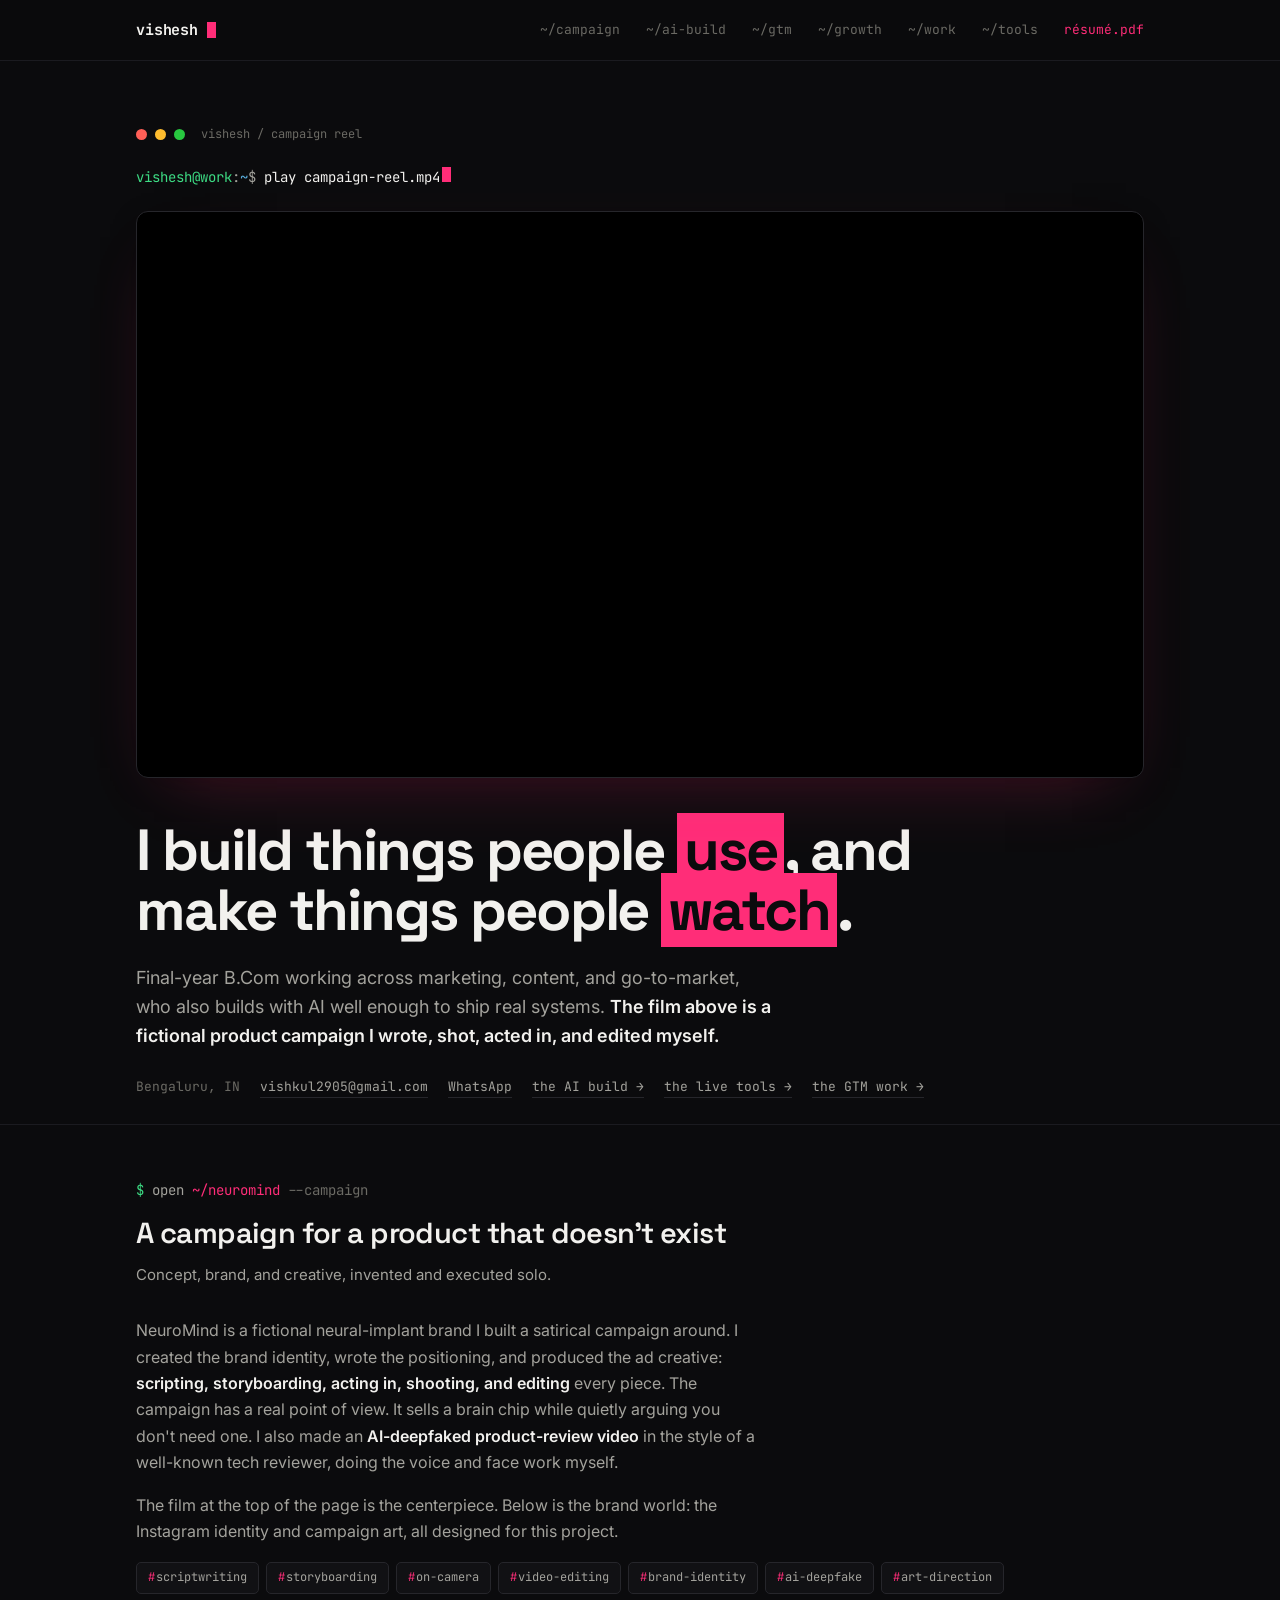
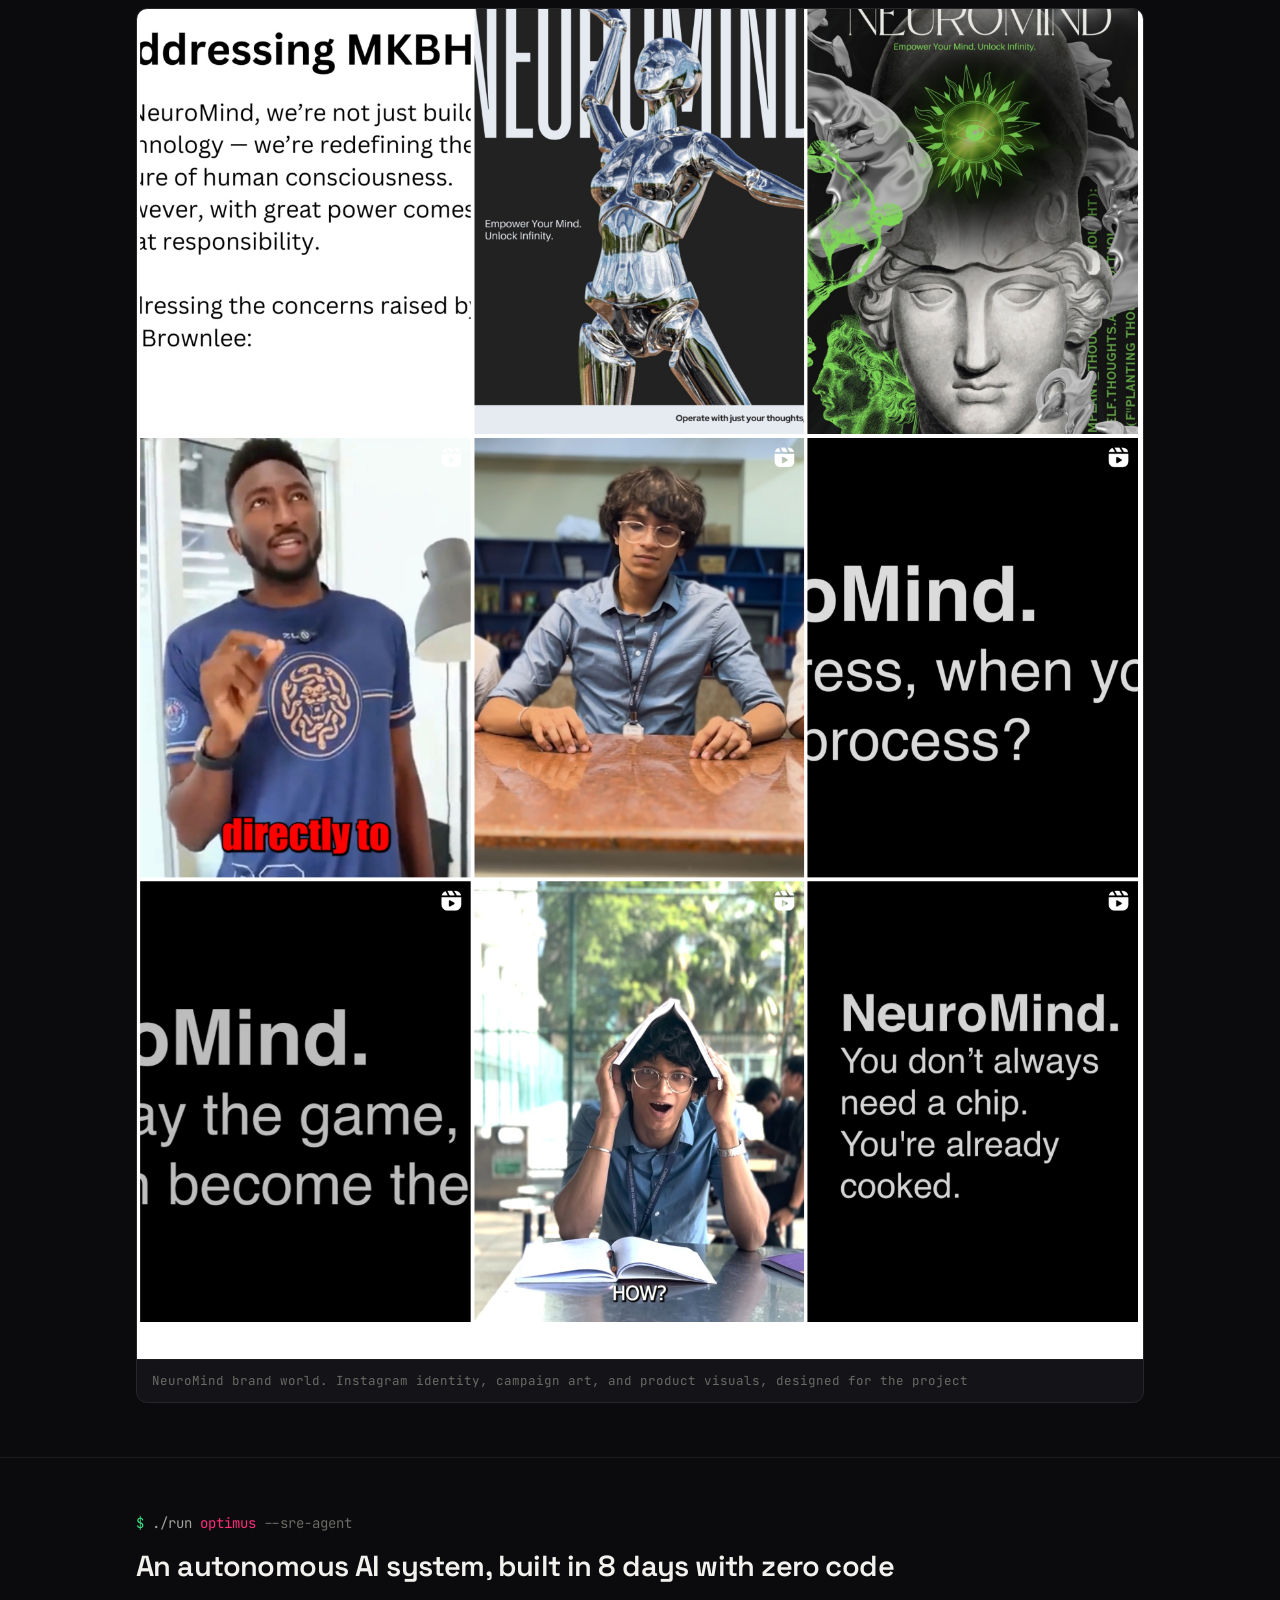
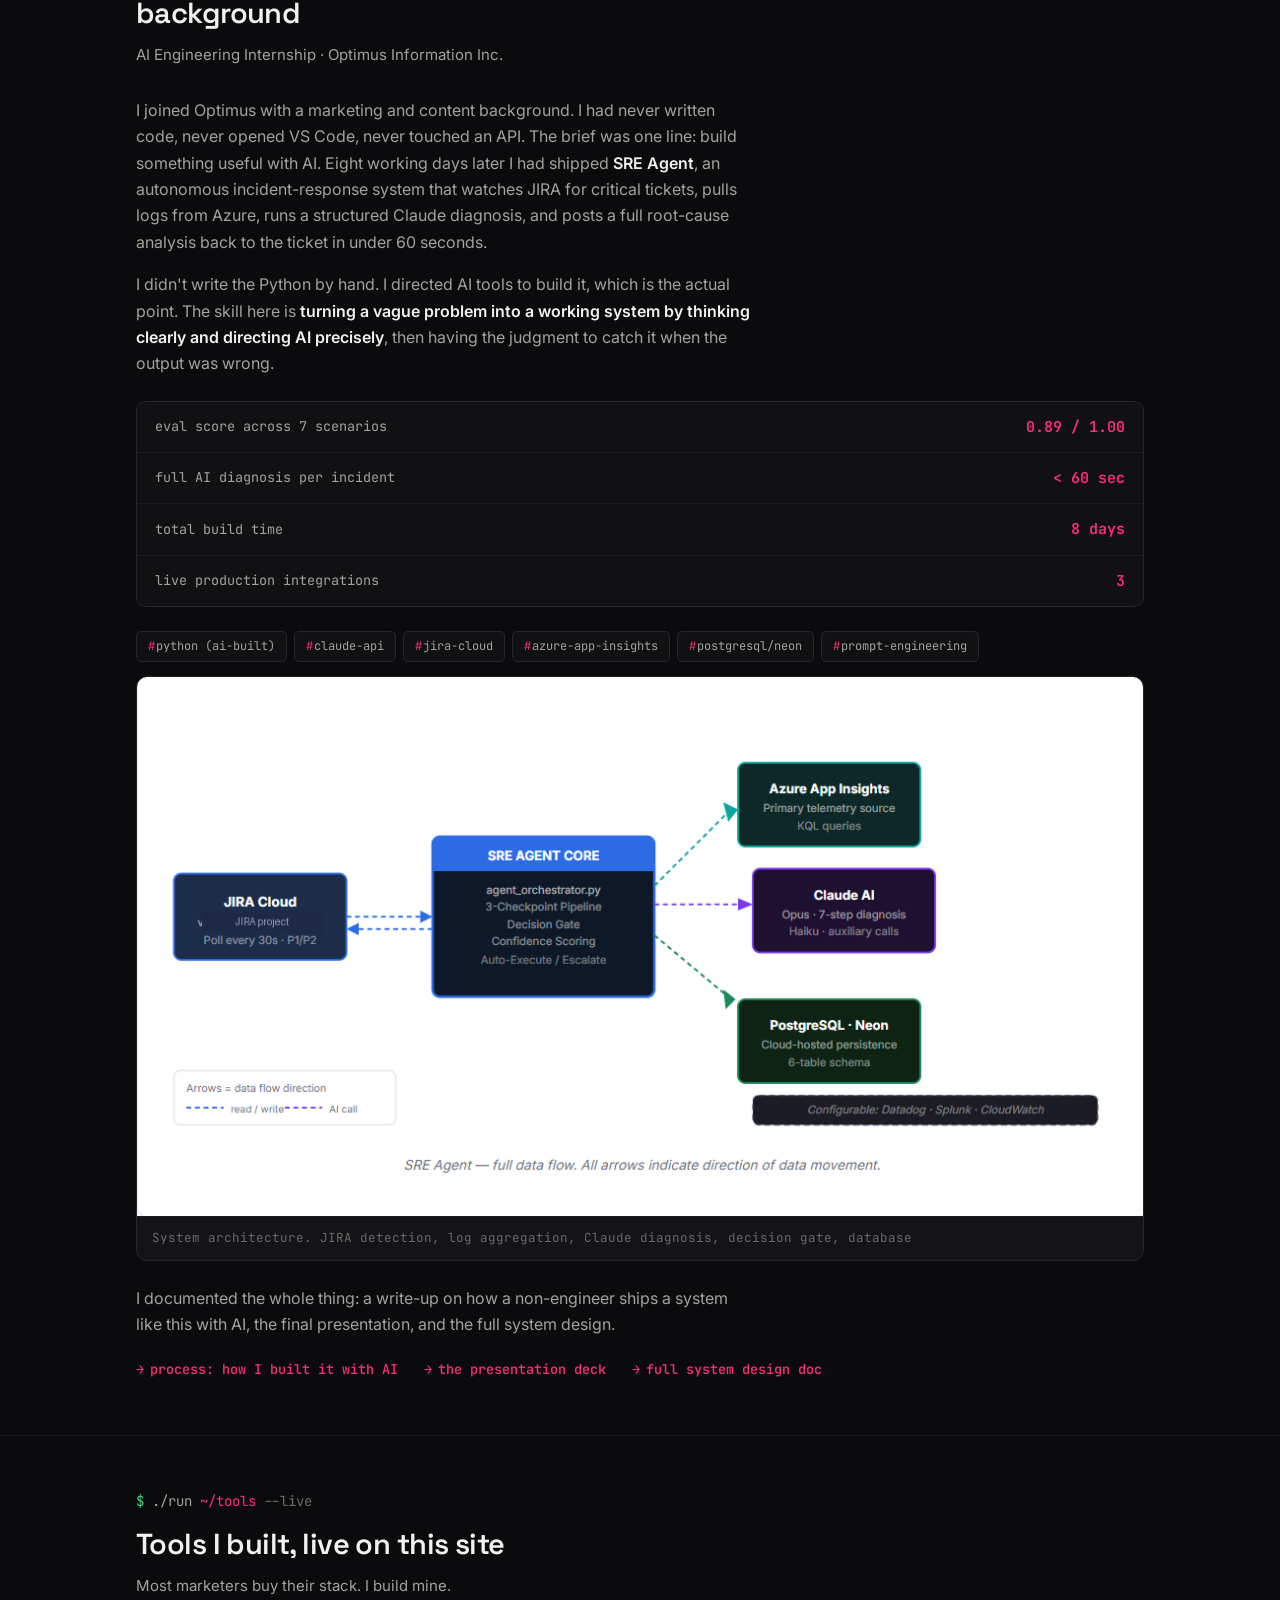
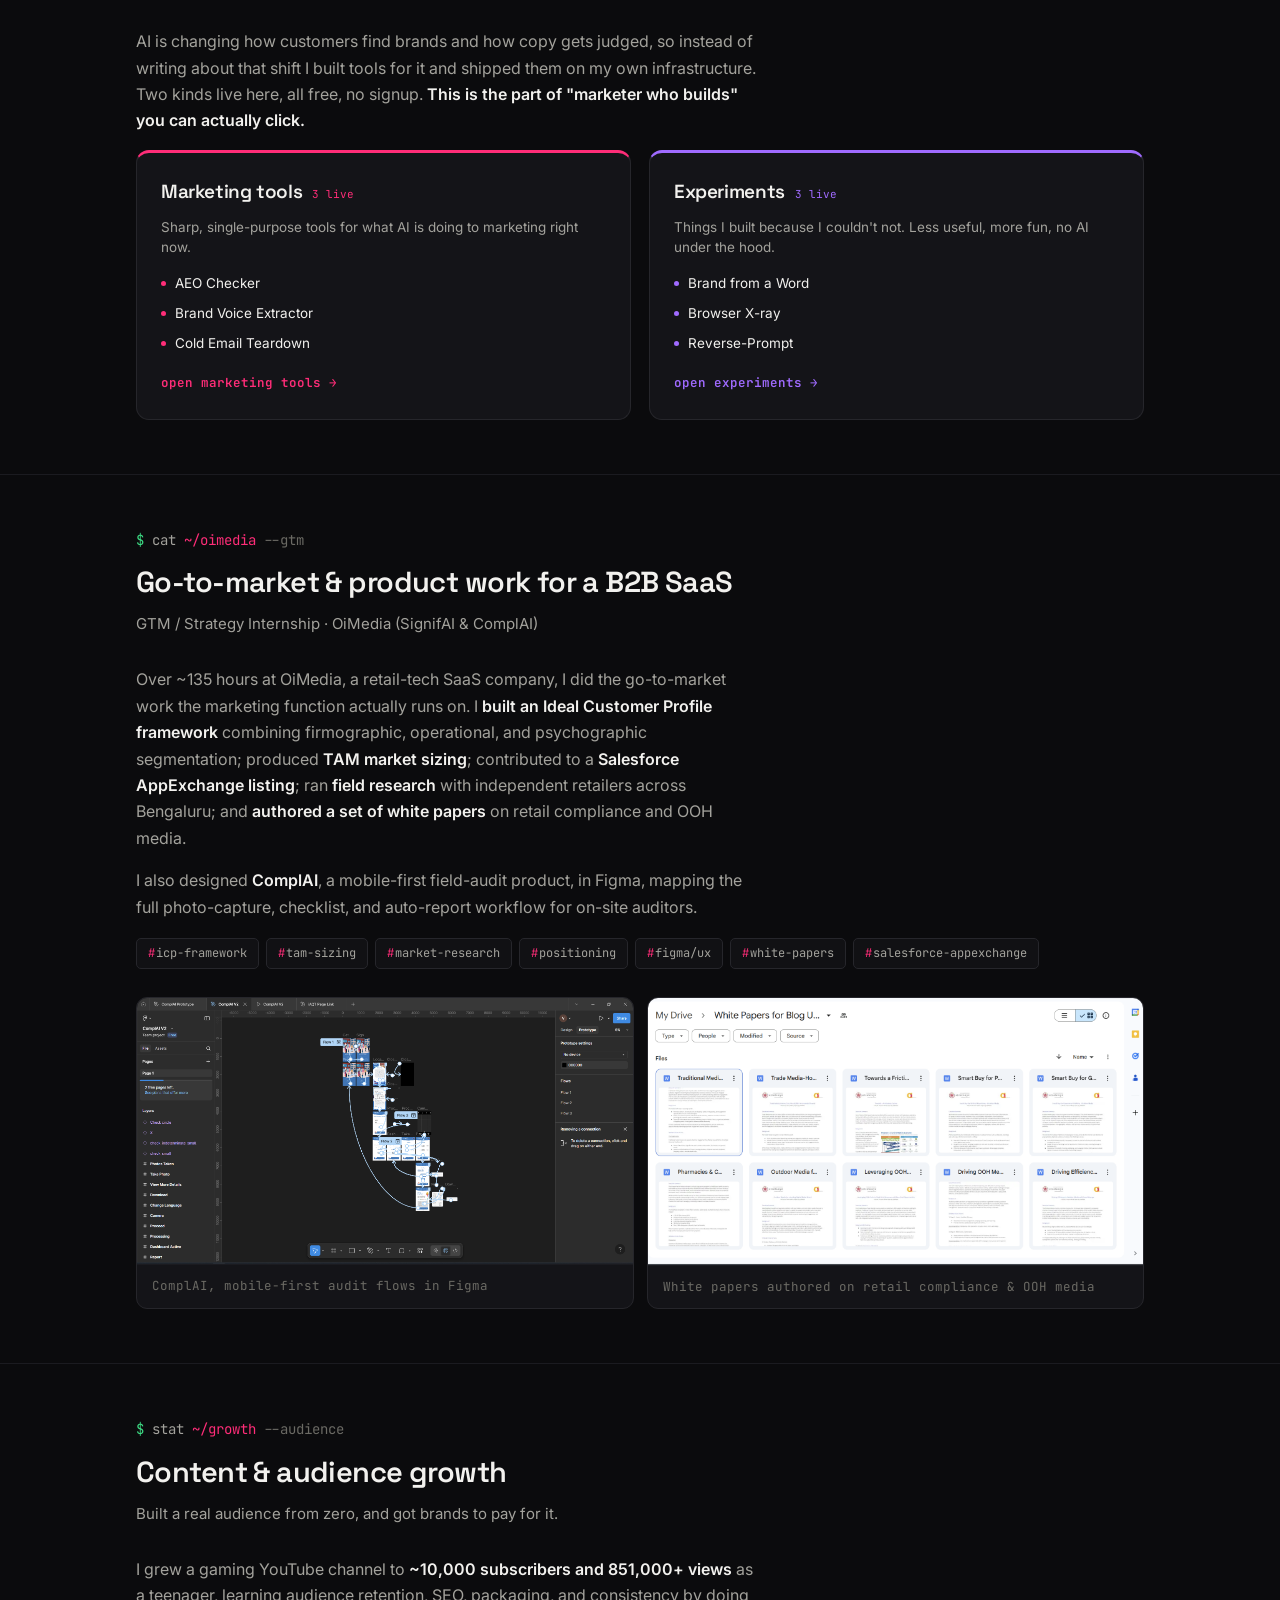
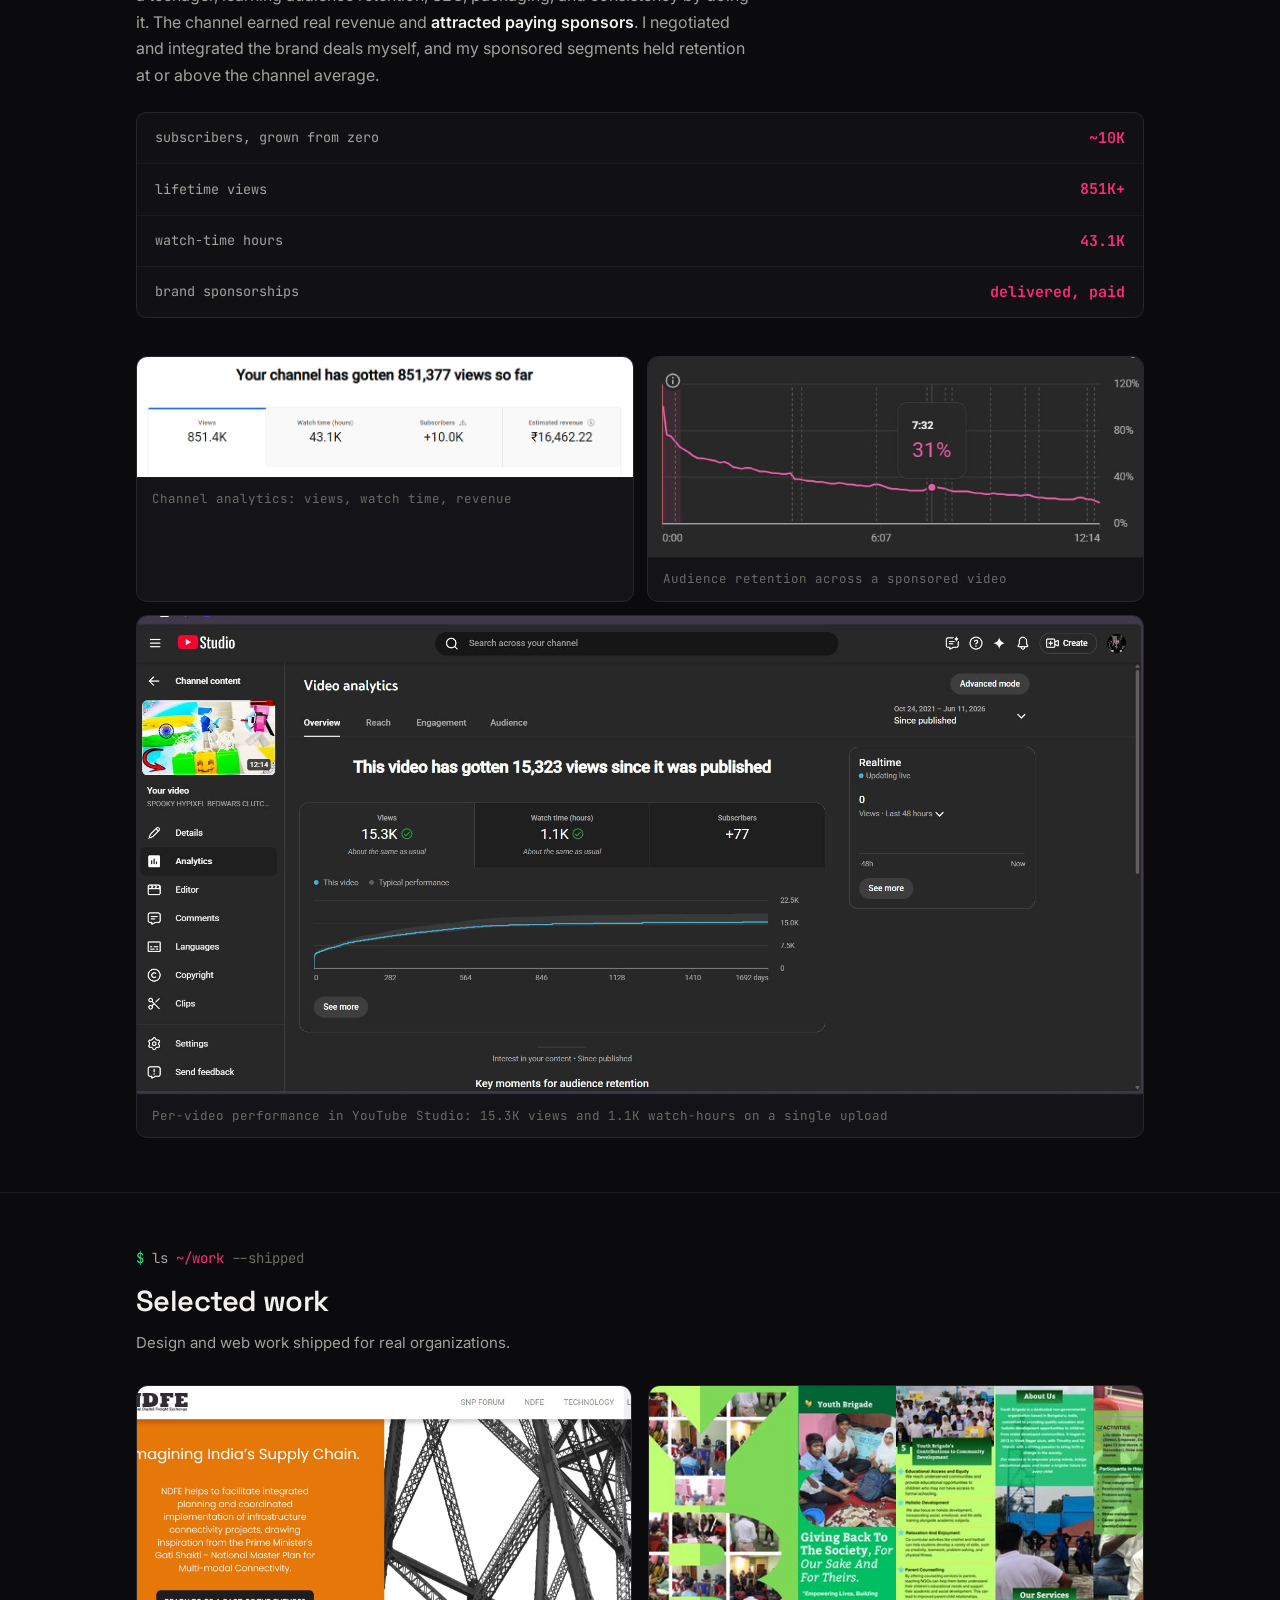
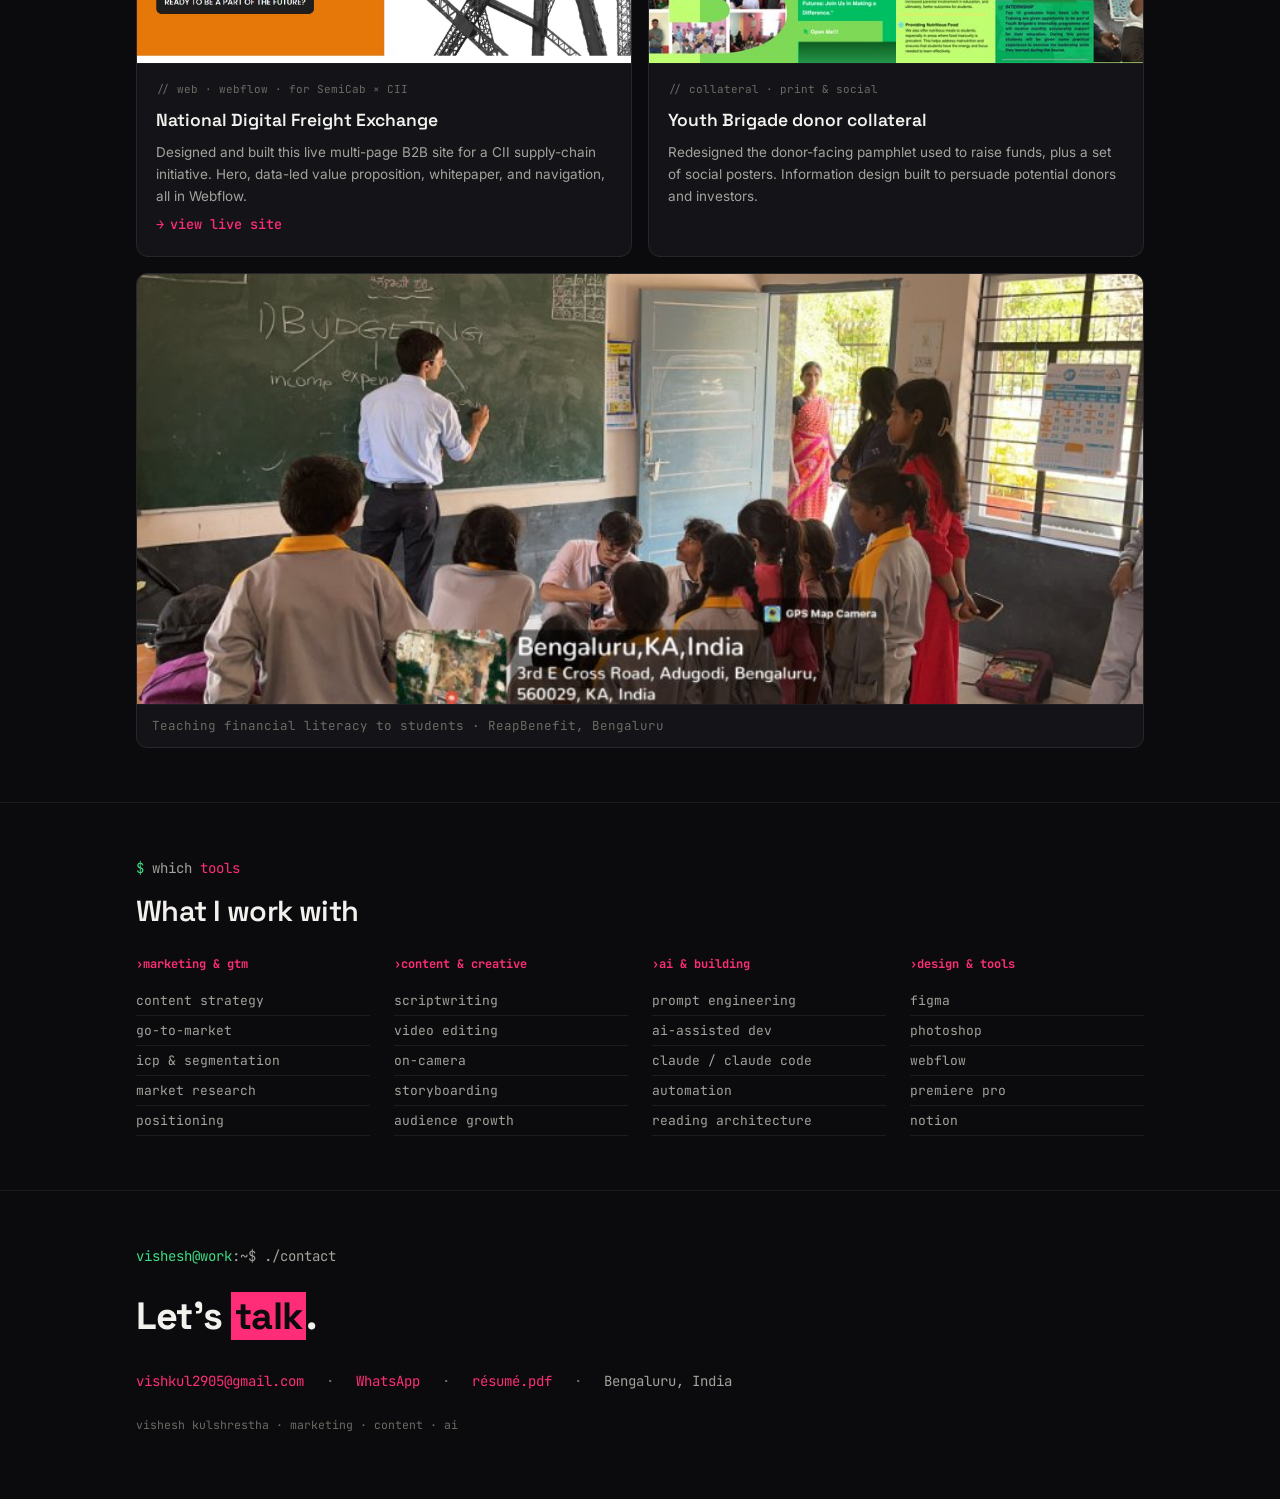
<file: index.html>
<!DOCTYPE html>
<html lang="en">
<head>
<meta charset="UTF-8">
<meta name="viewport" content="width=device-width, initial-scale=1.0">
<title>Vishesh Kulshrestha · marketer who builds</title>
<link rel="preconnect" href="https://fonts.googleapis.com">
<link rel="preconnect" href="https://fonts.gstatic.com" crossorigin>
<link href="https://fonts.googleapis.com/css2?family=Space+Grotesk:wght@400;500;600;700&family=JetBrains+Mono:wght@400;500;600;700&family=Inter:wght@400;450;500;600&display=swap" rel="stylesheet">
<style>
  :root{
    --bg:#0b0b0d; --bg-soft:#111114; --bg-card:#141418; --bg-elev:#17171c;
    --ink:#f2f1ee; --ink-soft:#a3a29c; --ink-faint:#6b6a64;
    --pink:#ff2d78; --pink-soft:#ff5e96;--violet:#a06bff; --green:#3ddc84; --amber:#febc2e;
    --line:#26262b; --line-soft:#1b1b20;
  }
  *{margin:0;padding:0;box-sizing:border-box}
  html{scroll-behavior:smooth}
  body{background:var(--bg);color:var(--ink);font-family:'Inter',sans-serif;line-height:1.62;-webkit-font-smoothing:antialiased;overflow-x:hidden}
  ::selection{background:var(--pink);color:#0b0b0d}
  a{color:inherit}
  .wrap{max-width:1060px;margin:0 auto;padding:0 26px}
  .mono{font-family:'JetBrains Mono',monospace}

  nav{position:sticky;top:0;z-index:60;background:rgba(11,11,13,.8);backdrop-filter:blur(16px);border-bottom:1px solid var(--line-soft)}
  nav .wrap{display:flex;align-items:center;justify-content:space-between;height:60px}
  .brand{font-family:'JetBrains Mono';font-weight:700;font-size:15px;letter-spacing:-.01em;display:flex;align-items:center;gap:9px;color:inherit;text-decoration:none;cursor:pointer;transition:color .18s}
  .brand:hover{color:var(--pink)}
  .brand .blink{width:9px;height:16px;background:var(--pink);display:inline-block;animation:blink 1.1s steps(1) infinite}
  @keyframes blink{50%{opacity:0}}
  .nav-links{display:flex;gap:26px}
  .nav-links a{font-family:'JetBrains Mono';color:var(--ink-faint);text-decoration:none;font-size:13px;transition:color .18s}
  .nav-links a:hover{color:var(--pink)}
  @media(max-width:680px){
    nav .wrap{gap:14px}
    .nav-links{gap:16px;overflow-x:auto;-webkit-overflow-scrolling:touch;scrollbar-width:none;flex:1;justify-content:flex-end}
    .nav-links::-webkit-scrollbar{display:none}
    .nav-links a{font-size:12px;white-space:nowrap}
  }
  @media(max-width:430px){
    .brand{font-size:13px}
    .nav-links{gap:13px}
    .nav-links a{font-size:11px}
  }

  .hero{padding:64px 0 26px}
  .term-chrome{display:flex;align-items:center;gap:8px;margin-bottom:22px}
  .term-chrome .d{width:11px;height:11px;border-radius:50%}
  .term-chrome .label{font-family:'JetBrains Mono';font-size:12px;color:var(--ink-faint);margin-left:8px}
  .cmdline{font-family:'JetBrains Mono';font-size:14px;color:var(--ink-soft);margin-bottom:22px;min-height:21px}
  .cmdline .prompt{color:var(--green)}
  .cmdline .tilde{color:#5ab0e0}
  .cmdline .typed{color:var(--ink)}
  .cmdline .cur{display:inline-block;width:9px;height:15px;background:var(--pink);margin-left:2px;vertical-align:baseline;animation:blink 1.1s steps(1) infinite}
  .video-frame{position:relative;width:100%;aspect-ratio:16/9;border-radius:12px;overflow:hidden;border:1px solid var(--line);box-shadow:0 28px 70px -34px rgba(255,45,120,.30), 0 8px 36px -18px rgba(0,0,0,.85);background:#000}
  .video-frame iframe{position:absolute;inset:0;width:100%;height:100%;border:0}
  .hero-pos{margin-top:42px;max-width:820px}
  h1{font-family:'Space Grotesk';font-weight:700;font-size:clamp(33px,5.6vw,58px);line-height:1.04;letter-spacing:-.035em;margin-bottom:22px}
  h1 .mark{background:var(--pink);color:#0b0b0d;padding:0 .12em;-webkit-box-decoration-break:clone;box-decoration-break:clone}
  .lead{font-size:clamp(15.5px,2vw,18px);color:var(--ink-soft);max-width:640px}
  .lead b{color:var(--ink);font-weight:600}
  .hero-meta{display:flex;flex-wrap:wrap;gap:9px 20px;margin-top:26px;font-family:'JetBrains Mono';font-size:13px;color:var(--ink-faint)}
  .hero-meta a{color:var(--ink-soft);text-decoration:none;border-bottom:1px solid var(--line);transition:.18s}
  .hero-meta a:hover{color:var(--pink);border-color:var(--pink)}

  section{padding:54px 0;border-top:1px solid var(--line-soft)}
  .cmd-head{font-family:'JetBrains Mono';font-size:14px;margin-bottom:8px;color:var(--ink-soft)}
  .cmd-head .prompt{color:var(--green)}
  .cmd-head .path{color:var(--pink)}
  .cmd-head .flag{color:var(--ink-faint)}
  .sec-title{font-family:'Space Grotesk';font-weight:600;font-size:clamp(21px,3.4vw,29px);letter-spacing:-.02em;margin-bottom:6px;max-width:760px}
  .sec-kicker{color:var(--ink-soft);font-size:15px;margin-bottom:30px;max-width:640px}
  .proj-body{color:var(--ink-soft);font-size:16px;line-height:1.65;max-width:620px;margin-bottom:16px}
  .proj-body strong{color:var(--ink);font-weight:600}
  .pill-row{display:flex;flex-wrap:wrap;gap:7px;margin:18px 0 4px}
  .pill{font-family:'JetBrains Mono';font-size:12px;color:var(--ink-soft);border:1px solid var(--line);border-radius:5px;padding:5px 11px;background:var(--bg-soft)}
  .pill::before{content:"#";color:var(--pink);margin-right:1px}
  .ledger{font-family:'JetBrains Mono';margin:24px 0;border:1px solid var(--line);border-radius:10px;overflow:hidden;background:var(--bg-soft)}
  .ledger .row{display:flex;align-items:center;justify-content:space-between;padding:13px 18px;border-bottom:1px solid var(--line-soft);font-size:13.5px}
  .ledger .row:last-child{border-bottom:0}
  .ledger .k{color:var(--ink-soft)}
  .ledger .v{color:var(--pink);font-weight:600;font-size:15px}
  .imgcard{border:1px solid var(--line);border-radius:11px;overflow:hidden;background:var(--bg-card);margin-top:14px}
  .imgcard img{width:100%;display:block}
  .imgcard .cap{padding:11px 15px;font-size:12.5px;color:var(--ink-faint);font-family:'JetBrains Mono';border-top:1px solid var(--line-soft)}
  .img-grid{display:grid;grid-template-columns:1fr 1fr;gap:13px;margin-top:14px}
  @media(max-width:680px){.img-grid{grid-template-columns:1fr}}
  .linkout{display:inline-flex;align-items:center;gap:6px;font-family:'JetBrains Mono';color:var(--pink);text-decoration:none;font-weight:500;font-size:13.5px;margin-top:6px;transition:gap .18s}
  .linkout::before{content:"\2192";transition:transform .18s}
  .linkout:hover{gap:9px}
  .doc-links{display:flex;flex-wrap:wrap;gap:8px 26px;margin-top:8px}
  .work-grid{display:grid;grid-template-columns:1fr 1fr;gap:16px}
  @media(max-width:680px){.work-grid{grid-template-columns:1fr}}
  .cat-boxes{display:grid;grid-template-columns:1fr 1fr;gap:18px;margin-top:10px}
  @media(max-width:680px){.cat-boxes{grid-template-columns:1fr}}
  .catbox{display:block;text-decoration:none;border:1px solid var(--line);border-top:3px solid var(--cat);border-radius:13px;padding:24px;background:var(--bg-card);transition:transform .16s,box-shadow .16s}
  .catbox:hover{transform:translateY(-3px);box-shadow:0 12px 30px rgba(0,0,0,.32)}
  .catbox.mk{--cat:var(--pink)}
  .catbox.xp{--cat:var(--violet)}
  .cb-top{display:flex;align-items:baseline;gap:10px}
  .cb-top h4{font-family:'Space Grotesk';font-weight:600;font-size:19px;letter-spacing:-.02em;color:var(--ink)}
  .cb-count{font-family:'JetBrains Mono';font-size:11px;color:var(--cat)}
  .cb-sub{font-size:13.5px;color:var(--ink-soft);line-height:1.5;margin-top:9px}
  .cb-list{margin-top:16px;display:flex;flex-direction:column;gap:8px}
  .cb-list span{font-size:13.5px;color:var(--ink);display:flex;align-items:center;gap:9px}
  .cb-list span::before{content:"";width:5px;height:5px;border-radius:50%;background:var(--cat);flex:0 0 auto}
  .cb-list i{font-family:'JetBrains Mono';font-size:9px;font-style:normal;color:var(--ink-faint);text-transform:uppercase;letter-spacing:.06em;border:1px solid var(--line);padding:1px 5px;border-radius:4px}
  .cb-cta{margin-top:18px;display:inline-block;font-family:'JetBrains Mono';font-size:12.5px;font-weight:600;color:var(--cat)}
  .work-card{background:var(--bg-card);border:1px solid var(--line);border-radius:12px;overflow:hidden;display:flex;flex-direction:column;transition:border-color .18s,transform .18s}
  .work-card:hover{border-color:var(--pink);transform:translateY(-3px)}
  .work-card .thumb{aspect-ratio:16/9;overflow:hidden;border-bottom:1px solid var(--line-soft);background:var(--bg-soft)}
  .work-card .thumb img{width:100%;height:100%;object-fit:cover;object-position:top;display:block}
  .work-card .body{padding:17px 19px 19px}
  .work-card .wtag{font-family:'JetBrains Mono';font-size:11px;color:var(--ink-faint);margin-bottom:7px}
  .work-card .wtag::before{content:"// "}
  .work-card h4{font-family:'Space Grotesk';font-weight:600;font-size:17.5px;margin-bottom:8px}
  .work-card p{font-size:13.5px;color:var(--ink-soft)}
  .texture{margin-top:16px}
  .texture .imgcard img{max-height:430px;object-fit:cover;object-position:center 38%}
  .skill-cols{display:grid;grid-template-columns:repeat(4,1fr);gap:24px}
  @media(max-width:760px){.skill-cols{grid-template-columns:1fr 1fr}}
  @media(max-width:440px){.skill-cols{grid-template-columns:1fr}}
  .skill-col h5{font-family:'JetBrains Mono';font-size:12px;color:var(--pink);margin-bottom:12px}
  .skill-col h5::before{content:"\203A "}
  .skill-col ul{list-style:none}
  .skill-col li{font-family:'JetBrains Mono';font-size:13px;color:var(--ink-soft);padding:4px 0;border-bottom:1px solid var(--line-soft)}
  footer{padding:54px 0 64px;border-top:1px solid var(--line-soft)}
  footer .fcmd{font-family:'JetBrains Mono';font-size:14px;color:var(--ink-soft);margin-bottom:18px}
  footer .fcmd .prompt{color:var(--green)}
  footer .ftitle{font-family:'Space Grotesk';font-weight:700;font-size:clamp(26px,4vw,38px);letter-spacing:-.02em;margin-bottom:22px}
  footer .ftitle .mark{background:var(--pink);color:#0b0b0d;padding:0 .1em}
  footer .fcontact{display:flex;flex-wrap:wrap;gap:12px 22px;font-family:'JetBrains Mono';font-size:14px;align-items:center}
  footer .fcontact a{color:var(--pink);text-decoration:none}
  footer .fcontact a:hover{color:var(--pink-soft)}
  footer .fsep{color:var(--ink-faint)}
  footer .fnote{margin-top:24px;font-family:'JetBrains Mono';font-size:11.5px;color:var(--ink-faint)}
  @media(prefers-reduced-motion:reduce){.blink,.cur{animation:none}}
</style>
<link rel="icon" href="/favicon.svg" type="image/svg+xml">
</head>
<body>

<nav>
  <div class="wrap">
    <a href="/" class="brand" aria-label="Back to home">vishesh<span class="blink"></span></a>
    <div class="nav-links">
      <a href="#neuromind">~/campaign</a>
      <a href="#optimus">~/ai-build</a>
      <a href="#oimedia">~/gtm</a>
      <a href="#content">~/growth</a>
      <a href="#work">~/work</a>
      <a href="/tools/">~/tools</a>
      <a href="https://drive.google.com/file/d/1VNbgjFeeJrXYuZU6lLEn1AbSx8RgyopE/preview" target="_blank" rel="noopener" style="color:var(--pink)">résumé.pdf</a>
    </div>
  </div>
</nav>

<header class="hero">
  <div class="wrap">
    <div class="term-chrome">
      <span class="d" style="background:#ff5f57"></span>
      <span class="d" style="background:#febc2e"></span>
      <span class="d" style="background:#28c840"></span>
      <span class="label">vishesh / campaign reel</span>
    </div>
    <div class="cmdline"><span class="prompt">vishesh@work</span>:<span class="tilde">~</span>$ <span class="typed" id="typed"></span><span class="cur"></span></div>
    <div class="video-frame">
      <iframe src="https://www.youtube.com/embed/g7nUWtYTPAI?rel=0" title="NeuroMind campaign film" allow="accelerometer; autoplay; clipboard-write; encrypted-media; gyroscope; picture-in-picture" allowfullscreen></iframe>
    </div>
    <div class="hero-pos">
      <h1>I build things people <span class="mark">use</span>, and make things people <span class="mark">watch</span>.</h1>
      <p class="lead">Final-year B.Com working across marketing, content, and go-to-market, who also builds with AI well enough to ship real systems. <b>The film above is a fictional product campaign I wrote, shot, acted in, and edited myself.</b></p>
      <div class="hero-meta">
        <span>Bengaluru, IN</span>
        <a href="mailto:vishkul2905@gmail.com">vishkul2905@gmail.com</a>
        <a href="https://wa.me/917001769748" target="_blank" rel="noopener">WhatsApp</a>
        <a href="#optimus">the AI build &#8594;</a>
        <a href="#tools-suite">the live tools &#8594;</a>
        <a href="#oimedia">the GTM work &#8594;</a>
      </div>
    </div>
  </div>
</header>

<section id="neuromind">
  <div class="wrap">
    <div class="cmd-head"><span class="prompt">$</span> open <span class="path">~/neuromind</span> <span class="flag">--campaign</span></div>
    <div class="sec-title">A campaign for a product that doesn't exist</div>
    <div class="sec-kicker">Concept, brand, and creative, invented and executed solo.</div>
    <p class="proj-body">NeuroMind is a fictional neural-implant brand I built a satirical campaign around. I created the brand identity, wrote the positioning, and produced the ad creative: <strong>scripting, storyboarding, acting in, shooting, and editing</strong> every piece. The campaign has a real point of view. It sells a brain chip while quietly arguing you don't need one. I also made an <strong>AI-deepfaked product-review video</strong> in the style of a well-known tech reviewer, doing the voice and face work myself.</p>
    <p class="proj-body">The film at the top of the page is the centerpiece. Below is the brand world: the Instagram identity and campaign art, all designed for this project.</p>
    <div class="pill-row">
      <span class="pill">scriptwriting</span><span class="pill">storyboarding</span><span class="pill">on-camera</span><span class="pill">video-editing</span><span class="pill">brand-identity</span><span class="pill">ai-deepfake</span><span class="pill">art-direction</span>
    </div>
    <div class="imgcard">
      <img src="assets/neuromind-ig.png" alt="NeuroMind Instagram brand grid">
      <div class="cap">NeuroMind brand world. Instagram identity, campaign art, and product visuals, designed for the project</div>
    </div>
  </div>
</section>

<section id="optimus">
  <div class="wrap">
    <div class="cmd-head"><span class="prompt">$</span> ./run <span class="path">optimus</span> <span class="flag">--sre-agent</span></div>
    <div class="sec-title">An autonomous AI system, built in 8 days with zero code background</div>
    <div class="sec-kicker">AI Engineering Internship · Optimus Information Inc.</div>
    <p class="proj-body">I joined Optimus with a marketing and content background. I had never written code, never opened VS Code, never touched an API. The brief was one line: build something useful with AI. Eight working days later I had shipped <strong>SRE Agent</strong>, an autonomous incident-response system that watches JIRA for critical tickets, pulls logs from Azure, runs a structured Claude diagnosis, and posts a full root-cause analysis back to the ticket in under 60 seconds.</p>
    <p class="proj-body">I didn't write the Python by hand. I directed AI tools to build it, which is the actual point. The skill here is <strong>turning a vague problem into a working system by thinking clearly and directing AI precisely</strong>, then having the judgment to catch it when the output was wrong.</p>
    <div class="ledger">
      <div class="row"><span class="k">eval score across 7 scenarios</span><span class="v">0.89 / 1.00</span></div>
      <div class="row"><span class="k">full AI diagnosis per incident</span><span class="v">&lt; 60 sec</span></div>
      <div class="row"><span class="k">total build time</span><span class="v">8 days</span></div>
      <div class="row"><span class="k">live production integrations</span><span class="v">3</span></div>
    </div>
    <div class="pill-row">
      <span class="pill">python (ai-built)</span><span class="pill">claude-api</span><span class="pill">jira-cloud</span><span class="pill">azure-app-insights</span><span class="pill">postgresql/neon</span><span class="pill">prompt-engineering</span>
    </div>
    <div class="imgcard">
      <img src="assets/sre-architecture.png" alt="SRE Agent system architecture">
      <div class="cap">System architecture. JIRA detection, log aggregation, Claude diagnosis, decision gate, database</div>
    </div>
    <p class="proj-body" style="margin-top:24px">I documented the whole thing: a write-up on how a non-engineer ships a system like this with AI, the final presentation, and the full system design.</p>
    <div class="doc-links">
      <a class="linkout" href="https://drive.google.com/file/d/1Ggm1EzdLPx5twd7KNz8P2ENWWYSb2Uiu/preview" target="_blank" rel="noopener">process: how I built it with AI</a>
      <a class="linkout" href="https://drive.google.com/file/d/10a0IJMlRT62HOoJbi4LFqpBYU4TwXG-v/preview" target="_blank" rel="noopener">the presentation deck</a>
      <a class="linkout" href="https://drive.google.com/file/d/1kzGR6oPN_n64n7wIhhxrfH-4YyRvlHDW/preview" target="_blank" rel="noopener">full system design doc</a>
    </div>
  </div>
</section>

<section id="tools-suite">
  <div class="wrap">
    <div class="cmd-head"><span class="prompt">$</span> ./run <span class="path">~/tools</span> <span class="flag">--live</span></div>
    <div class="sec-title">Tools I built, live on this site</div>
    <div class="sec-kicker">Most marketers buy their stack. I build mine.</div>
    <p class="proj-body">AI is changing how customers find brands and how copy gets judged, so instead of writing about that shift I built tools for it and shipped them on my own infrastructure. Two kinds live here, all free, no signup. <strong>This is the part of "marketer who builds" you can actually click.</strong></p>
    <div class="cat-boxes">
      <a class="catbox mk" href="/tools/#marketing">
        <div class="cb-top"><h4>Marketing tools</h4><span class="cb-count">3 live</span></div>
        <p class="cb-sub">Sharp, single-purpose tools for what AI is doing to marketing right now.</p>
        <div class="cb-list"><span>AEO Checker</span><span>Brand Voice Extractor</span><span>Cold Email Teardown</span></div>
        <span class="cb-cta">open marketing tools &#8594;</span>
      </a>
      <a class="catbox xp" href="/tools/#experiments">
        <div class="cb-top"><h4>Experiments</h4><span class="cb-count">3 live</span></div>
        <p class="cb-sub">Things I built because I couldn't not. Less useful, more fun, no AI under the hood.</p>
        <div class="cb-list"><span>Brand from a Word</span><span>Browser X-ray</span><span>Reverse-Prompt</span></div>
        <span class="cb-cta">open experiments &#8594;</span>
      </a>
    </div>
  </div>
</section>

<section id="oimedia">
  <div class="wrap">
    <div class="cmd-head"><span class="prompt">$</span> cat <span class="path">~/oimedia</span> <span class="flag">--gtm</span></div>
    <div class="sec-title">Go-to-market &amp; product work for a B2B SaaS</div>
    <div class="sec-kicker">GTM / Strategy Internship · OiMedia (SignifAI &amp; ComplAI)</div>
    <p class="proj-body">Over ~135 hours at OiMedia, a retail-tech SaaS company, I did the go-to-market work the marketing function actually runs on. I <strong>built an Ideal Customer Profile framework</strong> combining firmographic, operational, and psychographic segmentation; produced <strong>TAM market sizing</strong>; contributed to a <strong>Salesforce AppExchange listing</strong>; ran <strong>field research</strong> with independent retailers across Bengaluru; and <strong>authored a set of white papers</strong> on retail compliance and OOH media.</p>
    <p class="proj-body">I also designed <strong>ComplAI</strong>, a mobile-first field-audit product, in Figma, mapping the full photo-capture, checklist, and auto-report workflow for on-site auditors.</p>
    <div class="pill-row">
      <span class="pill">icp-framework</span><span class="pill">tam-sizing</span><span class="pill">market-research</span><span class="pill">positioning</span><span class="pill">figma/ux</span><span class="pill">white-papers</span><span class="pill">salesforce-appexchange</span>
    </div>
    <div class="img-grid">
      <div class="imgcard">
        <img src="assets/complai-figma.png" alt="ComplAI mobile compliance flows in Figma">
        <div class="cap">ComplAI, mobile-first audit flows in Figma</div>
      </div>
      <div class="imgcard">
        <img src="assets/oimedia-whitepapers.png" alt="White papers authored for OiMedia">
        <div class="cap">White papers authored on retail compliance &amp; OOH media</div>
      </div>
    </div>
  </div>
</section>

<section id="content">
  <div class="wrap">
    <div class="cmd-head"><span class="prompt">$</span> stat <span class="path">~/growth</span> <span class="flag">--audience</span></div>
    <div class="sec-title">Content &amp; audience growth</div>
    <div class="sec-kicker">Built a real audience from zero, and got brands to pay for it.</div>
    <p class="proj-body">I grew a gaming YouTube channel to <strong>~10,000 subscribers and 851,000+ views</strong> as a teenager, learning audience retention, SEO, packaging, and consistency by doing it. The channel earned real revenue and <strong>attracted paying sponsors</strong>. I negotiated and integrated the brand deals myself, and my sponsored segments held retention at or above the channel average.</p>
    <div class="ledger">
      <div class="row"><span class="k">subscribers, grown from zero</span><span class="v">~10K</span></div>
      <div class="row"><span class="k">lifetime views</span><span class="v">851K+</span></div>
      <div class="row"><span class="k">watch-time hours</span><span class="v">43.1K</span></div>
      <div class="row"><span class="k">brand sponsorships</span><span class="v">delivered, paid</span></div>
    </div>
    <div class="img-grid">
      <div class="imgcard">
        <img src="assets/yt-analytics.png" alt="YouTube channel analytics">
        <div class="cap">Channel analytics: views, watch time, revenue</div>
      </div>
      <div class="imgcard">
        <img src="assets/yt-sponsor.png" alt="Audience retention graph">
        <div class="cap">Audience retention across a sponsored video</div>
      </div>
    </div>
    <div class="imgcard" style="margin-top:13px">
      <img src="assets/yt-video-analytics.png" alt="Single video analytics in YouTube Studio">
      <div class="cap">Per-video performance in YouTube Studio: 15.3K views and 1.1K watch-hours on a single upload</div>
    </div>
  </div>
</section>

<section id="work">
  <div class="wrap">
    <div class="cmd-head"><span class="prompt">$</span> ls <span class="path">~/work</span> <span class="flag">--shipped</span></div>
    <div class="sec-title">Selected work</div>
    <div class="sec-kicker">Design and web work shipped for real organizations.</div>
    <div class="work-grid">
      <div class="work-card">
        <div class="thumb"><img src="assets/ndfe-site.png" alt="National Digital Freight Exchange live site"></div>
        <div class="body">
          <div class="wtag">web · webflow · for SemiCab &#215; CII</div>
          <h4>National Digital Freight Exchange</h4>
          <p>Designed and built this live multi-page B2B site for a CII supply-chain initiative. Hero, data-led value proposition, whitepaper, and navigation, all in Webflow.</p>
          <a class="linkout" href="https://ndfe-35a30b-7438edbf9aa4a-c70f61652b9d0.webflow.io" target="_blank" rel="noopener">view live site</a>
        </div>
      </div>
      <div class="work-card">
        <div class="thumb"><img src="assets/yb-pamphlet.png" alt="Youth Brigade donor pamphlet"></div>
        <div class="body">
          <div class="wtag">collateral · print &amp; social</div>
          <h4>Youth Brigade donor collateral</h4>
          <p>Redesigned the donor-facing pamphlet used to raise funds, plus a set of social posters. Information design built to persuade potential donors and investors.</p>
        </div>
      </div>
    </div>
    <div class="texture">
      <div class="imgcard">
        <img src="assets/reapbenefit-teaching.png" alt="Teaching financial literacy to students, ReapBenefit">
        <div class="cap">Teaching financial literacy to students · ReapBenefit, Bengaluru</div>
      </div>
    </div>
  </div>
</section>

<section id="skills">
  <div class="wrap">
    <div class="cmd-head"><span class="prompt">$</span> which <span class="path">tools</span></div>
    <div class="sec-title">What I work with</div>
    <div style="height:14px"></div>
    <div class="skill-cols">
      <div class="skill-col"><h5>marketing &amp; gtm</h5><ul><li>content strategy</li><li>go-to-market</li><li>icp &amp; segmentation</li><li>market research</li><li>positioning</li></ul></div>
      <div class="skill-col"><h5>content &amp; creative</h5><ul><li>scriptwriting</li><li>video editing</li><li>on-camera</li><li>storyboarding</li><li>audience growth</li></ul></div>
      <div class="skill-col"><h5>ai &amp; building</h5><ul><li>prompt engineering</li><li>ai-assisted dev</li><li>claude / claude code</li><li>automation</li><li>reading architecture</li></ul></div>
      <div class="skill-col"><h5>design &amp; tools</h5><ul><li>figma</li><li>photoshop</li><li>webflow</li><li>premiere pro</li><li>notion</li></ul></div>
    </div>
  </div>
</section>

<footer>
  <div class="wrap">
    <div class="fcmd"><span class="prompt">vishesh@work</span>:~$ ./contact</div>
    <div class="ftitle">Let's <span class="mark">talk</span>.</div>
    <div class="fcontact">
      <a href="mailto:vishkul2905@gmail.com">vishkul2905@gmail.com</a>
      <span class="fsep">·</span>
      <a href="https://wa.me/917001769748" target="_blank" rel="noopener">WhatsApp</a>
      <span class="fsep">·</span>
      <a href="https://drive.google.com/file/d/1VNbgjFeeJrXYuZU6lLEn1AbSx8RgyopE/preview" target="_blank" rel="noopener">résumé.pdf</a>
      <span class="fsep">·</span>
      <span style="color:var(--ink-soft)">Bengaluru, India</span>
    </div>
    <div class="fnote">vishesh kulshrestha · marketing · content · ai</div>
  </div>
</footer>

<script>
  (function(){
    var el = document.getElementById('typed');
    if(!el) return;
    var reduce = window.matchMedia && window.matchMedia('(prefers-reduced-motion: reduce)').matches;
    var text = 'play campaign-reel.mp4';
    if(reduce){ el.textContent = text; return; }
    var i = 0;
    function tick(){ if(i <= text.length){ el.textContent = text.slice(0,i); i++; setTimeout(tick, 55); } }
    setTimeout(tick, 450);
  })();
</script>
</body>
</html>
</file>
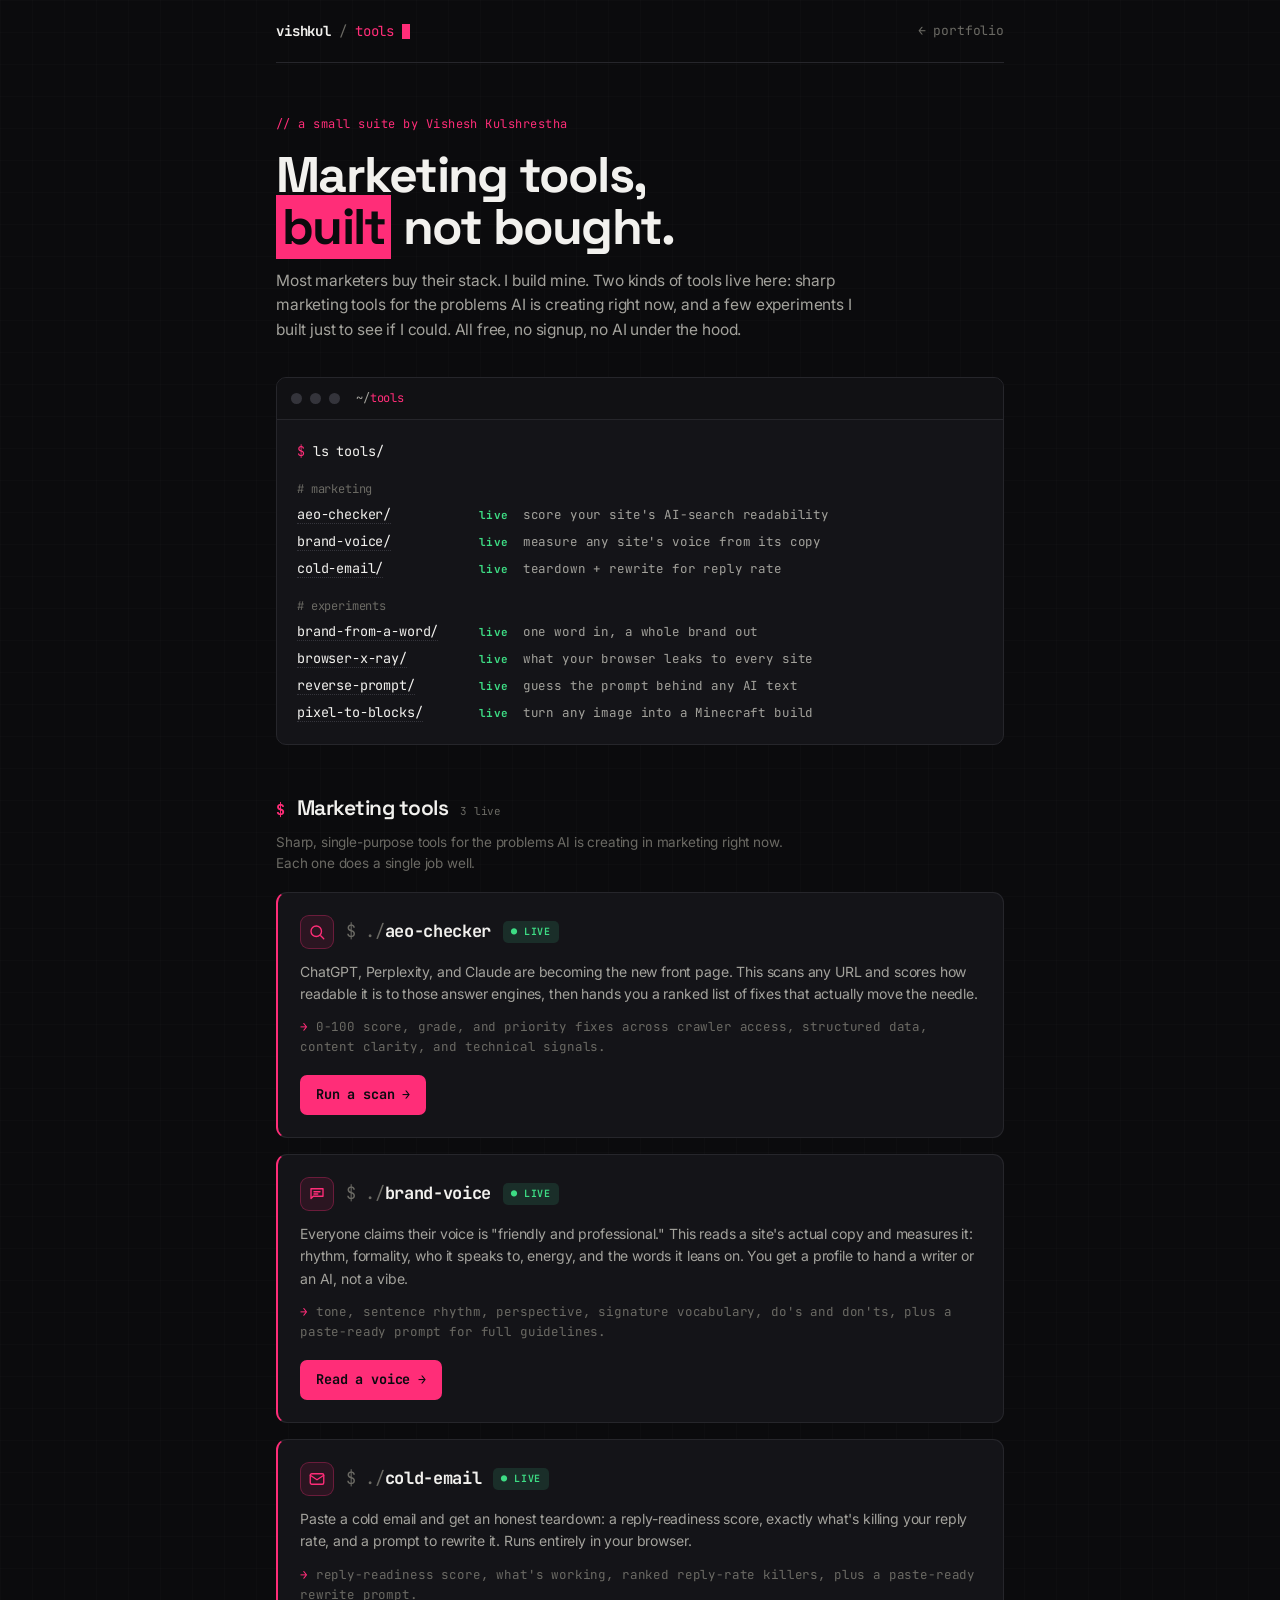
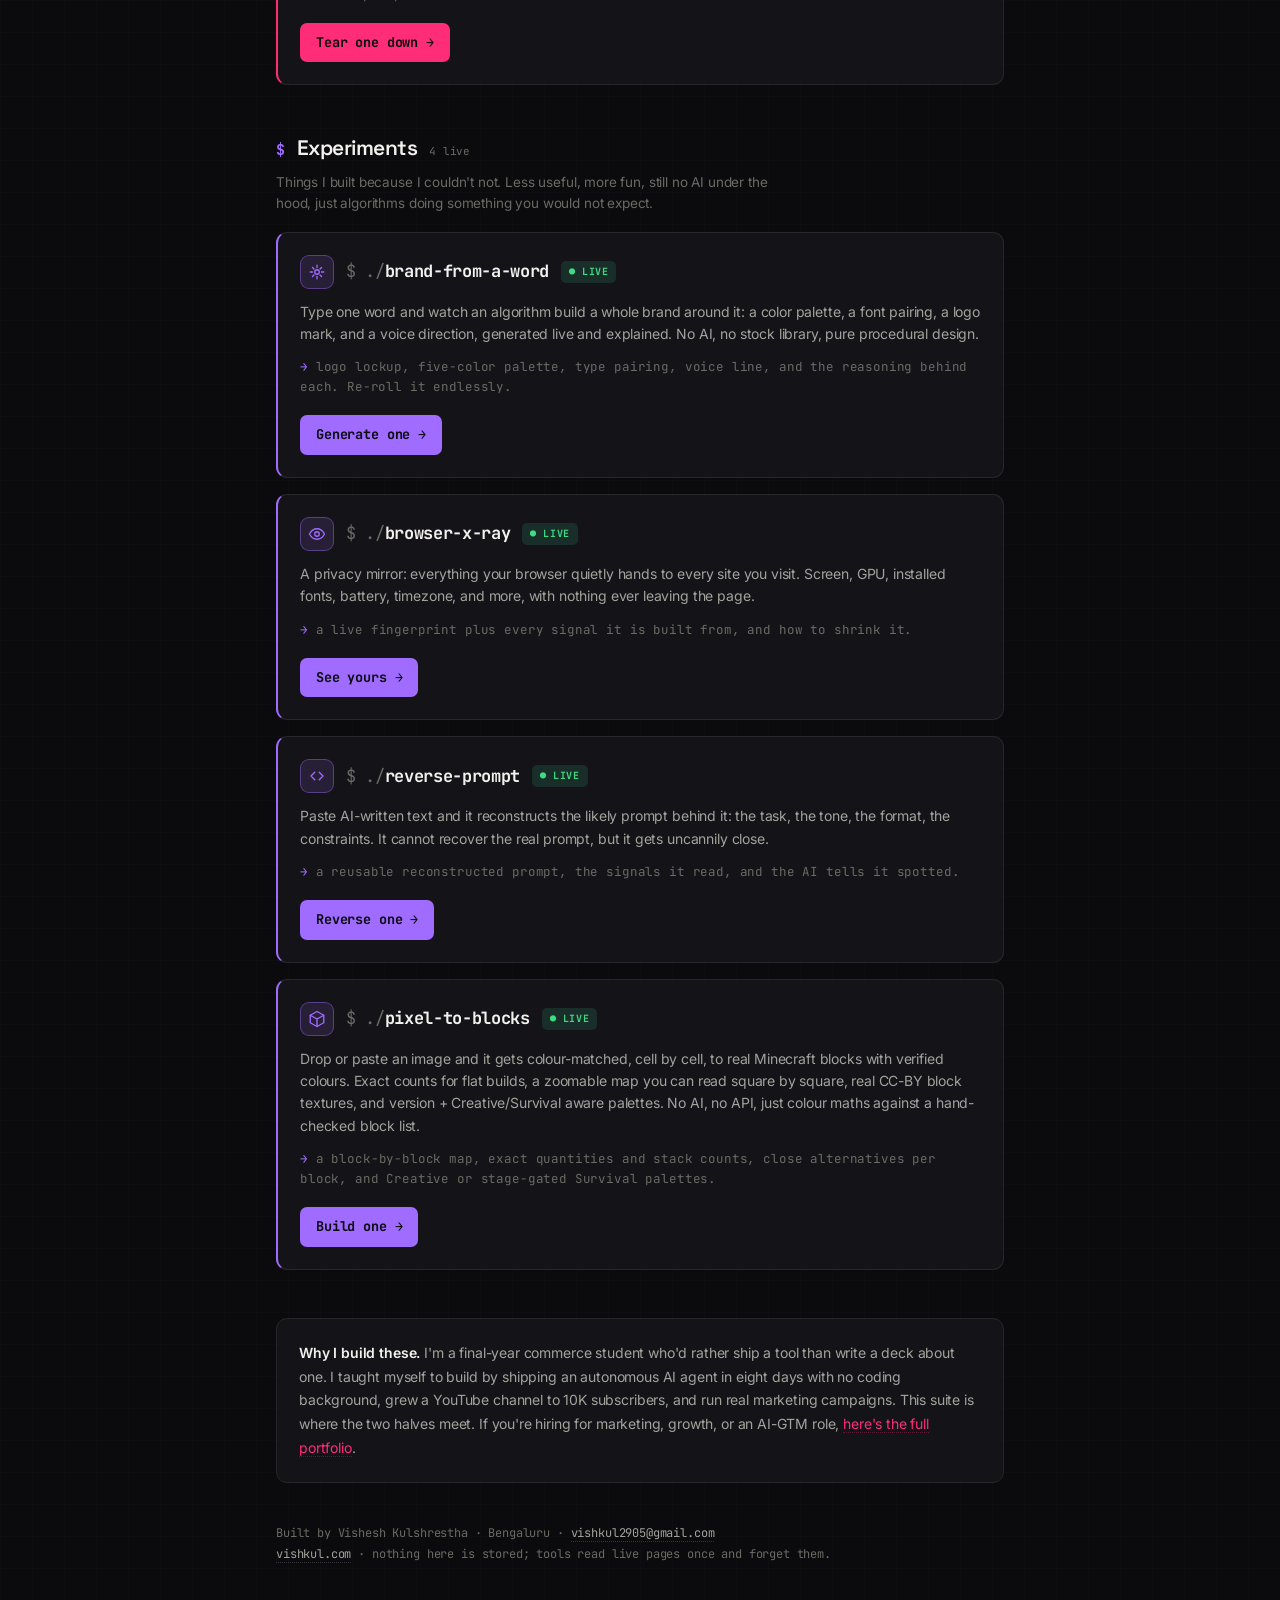
<file: tools/index.html>
<!doctype html>
<html lang="en">
<head>
<meta charset="utf-8">
<meta name="viewport" content="width=device-width, initial-scale=1">
<title>vishkul/tools · marketing tools, built not bought</title>
<meta name="description" content="A small suite of sharp, single-purpose marketing tools for the AI era, built by Vishesh Kulshrestha. Start with the AEO Checker: score how readable your site is to AI search.">
<meta property="og:title" content="vishkul/tools">
<meta property="og:description" content="Marketing tools, built not bought. Sharp single-purpose tools for the AI era.">
<link rel="preconnect" href="https://fonts.googleapis.com">
<link rel="preconnect" href="https://fonts.gstatic.com" crossorigin>
<link href="https://fonts.googleapis.com/css2?family=Space+Grotesk:wght@400;500;600;700&family=JetBrains+Mono:wght@400;500;600;700&family=Inter:wght@400;450;500;600&display=swap" rel="stylesheet">
<link rel="stylesheet" href="/tools/assets/tools.css">
<style>
  .hero { margin-top: 52px; }
  .kicker { font-size: 12px; color: var(--accent); letter-spacing: 0.04em; }
  h1.title { font-family: var(--display); font-size: clamp(32px, 6vw, 50px); font-weight: 700; line-height: 1.04;
    margin-top: 14px; letter-spacing: -0.035em; }
  h1.title .pink { color: var(--accent); }
  .sub { font-family: var(--body); margin-top: 16px; color: var(--dim); font-size: 15.5px; max-width: 58ch; line-height: 1.6; }

  .ls { margin-top: 34px; }
  .ls .term-body { padding: 18px 20px; font-size: 13.5px; line-height: 2; }
  .ls .cmd { color: var(--text); }
  .ls .cmd .prompt { color: var(--accent); margin-right: 8px; }
  .ls .row { display: flex; gap: 14px; align-items: baseline; }
  .ls .fname { color: var(--text); width: 168px; }
  .ls .fname a { border-bottom: 1px dotted var(--border-2); }
  .ls .fname a:hover { color: var(--accent); }
  .ls .stat { font-size: 11px; font-weight: 700; letter-spacing: 0.04em; }
  .ls .stat.live { color: var(--green); }
  .ls .stat.soon { color: var(--dimmer); }
  .ls .desc { color: var(--dim); font-size: 12.5px; }
  @media (max-width:560px){ .ls .fname{ width: 120px; } .ls .desc{ display:none; } }

  .ls .grp { color: var(--dimmer); font-size: 12px; margin-top: 12px; }
  .cat-head { margin: 46px 0 0; display: flex; align-items: baseline; gap: 12px; flex-wrap: wrap; }
  .cat-head .chp { color: var(--accent); font-family: var(--mono); font-weight: 700; }
  .cat-head h2 { font-family: var(--display); font-size: 21px; font-weight: 600; letter-spacing: -0.025em; }
  .cat-head .cnt { font-family: var(--mono); font-size: 11px; color: var(--dimmer); }
  .cat-sub { font-family: var(--body); font-size: 13.5px; color: var(--dimmer); margin: 7px 0 0; max-width: 58ch; line-height: 1.55; }
  .cat-head { scroll-margin-top: 24px; }
  .exp-zone { --accent: #a06bff; --accent-line: rgba(160,107,255,0.42); --accent-dim: rgba(160,107,255,0.13); }
  .cards { margin-top: 18px; display: grid; gap: 16px; }
  .card { border: 1px solid var(--border); border-radius: 11px; padding: 22px; background: var(--surface);
    transition: border-color .15s, transform .15s; }
  .card.live { border-left: 2px solid var(--accent); }
  .card.live:hover { border-color: var(--accent-line); transform: translateY(-2px); }
  .card.soon { opacity: 0.72; }
  .card-top { display: flex; align-items: center; gap: 12px; }
  .tool-ico { width: 34px; height: 34px; flex-shrink: 0; border: 1px solid var(--accent-line); border-radius: 9px; display: flex; align-items: center; justify-content: center; background: var(--accent-dim); }
  .tool-ico svg { width: 18px; height: 18px; stroke: var(--accent); stroke-width: 1.8; fill: none; stroke-linecap: round; stroke-linejoin: round; }
  .card-name { font-size: 17px; font-weight: 700; letter-spacing: -0.02em; }
  .card-name .dimmer { color: var(--dimmer); font-weight: 400; }
  .tag { font-size: 10px; font-weight: 700; letter-spacing: 0.06em; padding: 3px 8px; border-radius: 5px; }
  .tag.live { color: var(--green); background: rgba(70,224,160,0.12); }
  .tag.soon { color: var(--dimmer); background: var(--surface-2); border: 1px solid var(--border); }
  .card-desc { font-family: var(--body); margin-top: 12px; color: var(--dim); font-size: 14px; line-height: 1.6; }
  .card-out { margin-top: 12px; font-size: 12.5px; color: var(--dimmer); }
  .card-out .arrow { color: var(--accent); }
  .card-cta { margin-top: 18px; display: inline-flex; align-items: center; gap: 8px;
    background: var(--accent); color: #0a0a0f; font-weight: 700; font-size: 13.5px;
    padding: 9px 16px; border-radius: 7px; transition: filter .15s; }
  .card-cta:hover { filter: brightness(1.08); }
  .card-soonnote { margin-top: 16px; font-size: 12px; color: var(--dimmer); }

  .twocol { display: grid; grid-template-columns: 1fr 1fr; gap: 16px; }
  @media (max-width:560px){ .twocol { grid-template-columns: 1fr; } }

  .about { font-family: var(--body); margin-top: 48px; padding: 22px; border: 1px solid var(--border); border-radius: 11px;
    background: var(--surface); font-size: 14px; color: var(--dim); line-height: 1.7; }
  .about b { color: var(--text); font-weight: 600; }
  .about a { color: var(--accent); border-bottom: 1px dotted var(--accent-line); }

  .footnote { margin: 40px 0 60px; font-size: 12px; color: var(--dimmer); line-height: 1.8; }
  .footnote a { color: var(--dim); border-bottom: 1px dotted var(--border-2); }
  .footnote a:hover { color: var(--accent); }
</style>
<link rel="icon" href="/favicon.svg" type="image/svg+xml">
</head>
<body>
<div class="wrap">

  <nav class="topbar">
    <a class="brand" href="/"><b>vishkul</b> <span class="dimmer">/</span> <span class="accent">tools</span><span class="blink"></span></a>
    <a class="back" href="/">← portfolio</a>
  </nav>

  <header class="hero">
    <div class="kicker">// a small suite by Vishesh Kulshrestha</div>
    <h1 class="title">Marketing tools,<br><span class="mark">built</span> not bought.</h1>
    <p class="sub">Most marketers buy their stack. I build mine. Two kinds of tools live here: sharp marketing tools for the problems AI is creating right now, and a few experiments I built just to see if I could. All free, no signup, no AI under the hood.</p>
  </header>

  <section class="ls">
    <div class="term">
      <div class="term-head">
        <span class="dot"></span><span class="dot"></span><span class="dot"></span>
        <span class="term-path">~/<span class="accent">tools</span></span>
      </div>
      <div class="term-body">
        <div class="cmd"><span class="prompt">$</span>ls tools/</div>
        <div class="grp"># marketing</div>
        <div class="row"><span class="fname"><a href="aeo.html" target="_blank" rel="noopener">aeo-checker/</a></span><span class="stat live">live</span><span class="desc">score your site's AI-search readability</span></div>
        <div class="row"><span class="fname"><a href="brand-voice.html" target="_blank" rel="noopener">brand-voice/</a></span><span class="stat live">live</span><span class="desc">measure any site's voice from its copy</span></div>
        <div class="row"><span class="fname"><a href="cold-email.html" target="_blank" rel="noopener">cold-email/</a></span><span class="stat live">live</span><span class="desc">teardown + rewrite for reply rate</span></div>
        <div class="grp"># experiments</div>
        <div class="row"><span class="fname"><a href="brand-from-word.html" target="_blank" rel="noopener">brand-from-a-word/</a></span><span class="stat live">live</span><span class="desc">one word in, a whole brand out</span></div>
        <div class="row"><span class="fname"><a href="browser-x-ray.html" target="_blank" rel="noopener">browser-x-ray/</a></span><span class="stat live">live</span><span class="desc">what your browser leaks to every site</span></div>
        <div class="row"><span class="fname"><a href="reverse-prompt.html" target="_blank" rel="noopener">reverse-prompt/</a></span><span class="stat live">live</span><span class="desc">guess the prompt behind any AI text</span></div>
        <div class="row"><span class="fname"><a href="minecraft-blocks.html" target="_blank" rel="noopener">pixel-to-blocks/</a></span><span class="stat live">live</span><span class="desc">turn any image into a Minecraft build</span></div>
      </div>
    </div>
  </section>

  <div class="cat-head" id="marketing"><span class="chp">$</span><h2>Marketing tools</h2><span class="cnt">3 live</span></div>
  <p class="cat-sub">Sharp, single-purpose tools for the problems AI is creating in marketing right now. Each one does a single job well.</p>
  <section class="cards">

    <div class="card live">
      <div class="card-top">
        <span class="tool-ico"><svg viewBox="0 0 24 24"><circle cx="11" cy="11" r="7"/><path d="M21 21l-4-4"/></svg></span><span class="card-name"><span class="dimmer">$ ./</span>aeo-checker</span>
        <span class="tag live">● LIVE</span>
      </div>
      <p class="card-desc">ChatGPT, Perplexity, and Claude are becoming the new front page. This scans any URL and scores how readable it is to those answer engines, then hands you a ranked list of fixes that actually move the needle.</p>
      <div class="card-out"><span class="arrow">→</span> 0-100 score, grade, and priority fixes across crawler access, structured data, content clarity, and technical signals.</div>
      <a class="card-cta" href="aeo.html" target="_blank" rel="noopener">Run a scan →</a>
    </div>

    <div class="card live">
      <div class="card-top">
        <span class="tool-ico"><svg viewBox="0 0 24 24"><path d="M4 5h16v10H7l-3 3z"/><path d="M8 9h8M8 12h5"/></svg></span><span class="card-name"><span class="dimmer">$ ./</span>brand-voice</span>
        <span class="tag live">● LIVE</span>
      </div>
      <p class="card-desc">Everyone claims their voice is "friendly and professional." This reads a site's actual copy and measures it: rhythm, formality, who it speaks to, energy, and the words it leans on. You get a profile to hand a writer or an AI, not a vibe.</p>
      <div class="card-out"><span class="arrow">→</span> tone, sentence rhythm, perspective, signature vocabulary, do's and don'ts, plus a paste-ready prompt for full guidelines.</div>
      <a class="card-cta" href="brand-voice.html" target="_blank" rel="noopener">Read a voice →</a>
    </div>

    <div class="card live">
      <div class="card-top">
        <span class="tool-ico"><svg viewBox="0 0 24 24"><rect x="3" y="5" width="18" height="14" rx="2"/><path d="M3 7l9 6 9-6"/></svg></span><span class="card-name"><span class="dimmer">$ ./</span>cold-email</span>
        <span class="tag live">● LIVE</span>
      </div>
      <p class="card-desc">Paste a cold email and get an honest teardown: a reply-readiness score, exactly what's killing your reply rate, and a prompt to rewrite it. Runs entirely in your browser.</p>
      <div class="card-out"><span class="arrow">→</span> reply-readiness score, what's working, ranked reply-rate killers, plus a paste-ready rewrite prompt.</div>
      <a class="card-cta" href="cold-email.html" target="_blank" rel="noopener">Tear one down →</a>
    </div>

  </section>

  <div class="exp-zone">
  <div class="cat-head" id="experiments"><span class="chp">$</span><h2>Experiments</h2><span class="cnt">4 live</span></div>
  <p class="cat-sub">Things I built because I couldn't not. Less useful, more fun, still no AI under the hood, just algorithms doing something you would not expect.</p>
  <section class="cards">

    <div class="card live">
      <div class="card-top">
        <span class="tool-ico"><svg viewBox="0 0 24 24"><circle cx="12" cy="12" r="3"/><path d="M12 3v3M12 18v3M3 12h3M18 12h3M6 6l2 2M16 16l2 2M18 6l-2 2M8 16l-2 2"/></svg></span><span class="card-name"><span class="dimmer">$ ./</span>brand-from-a-word</span>
        <span class="tag live">● LIVE</span>
      </div>
      <p class="card-desc">Type one word and watch an algorithm build a whole brand around it: a color palette, a font pairing, a logo mark, and a voice direction, generated live and explained. No AI, no stock library, pure procedural design.</p>
      <div class="card-out"><span class="arrow">→</span> logo lockup, five-color palette, type pairing, voice line, and the reasoning behind each. Re-roll it endlessly.</div>
      <a class="card-cta" href="brand-from-word.html" target="_blank" rel="noopener">Generate one →</a>
    </div>

    <div class="card live">
      <div class="card-top">
        <span class="tool-ico"><svg viewBox="0 0 24 24"><path d="M2 12s3.5-7 10-7 10 7 10 7-3.5 7-10 7-10-7-10-7z"/><circle cx="12" cy="12" r="3"/></svg></span><span class="card-name"><span class="dimmer">$ ./</span>browser-x-ray</span>
        <span class="tag live">● LIVE</span>
      </div>
      <p class="card-desc">A privacy mirror: everything your browser quietly hands to every site you visit. Screen, GPU, installed fonts, battery, timezone, and more, with nothing ever leaving the page.</p>
      <div class="card-out"><span class="arrow">→</span> a live fingerprint plus every signal it is built from, and how to shrink it.</div>
      <a class="card-cta" href="browser-x-ray.html" target="_blank" rel="noopener">See yours →</a>
    </div>

    <div class="card live">
      <div class="card-top">
        <span class="tool-ico"><svg viewBox="0 0 24 24"><path d="M9 7L4 12l5 5M15 7l5 5-5 5"/></svg></span><span class="card-name"><span class="dimmer">$ ./</span>reverse-prompt</span>
        <span class="tag live">● LIVE</span>
      </div>
      <p class="card-desc">Paste AI-written text and it reconstructs the likely prompt behind it: the task, the tone, the format, the constraints. It cannot recover the real prompt, but it gets uncannily close.</p>
      <div class="card-out"><span class="arrow">→</span> a reusable reconstructed prompt, the signals it read, and the AI tells it spotted.</div>
      <a class="card-cta" href="reverse-prompt.html" target="_blank" rel="noopener">Reverse one →</a>
    </div>

    <div class="card live">
      <div class="card-top">
        <span class="tool-ico"><svg viewBox="0 0 24 24"><path d="M12 2l9 5v10l-9 5-9-5V7z"/><path d="M12 12l9-5M12 12v10M12 12L3 7"/></svg></span><span class="card-name"><span class="dimmer">$ ./</span>pixel-to-blocks</span>
        <span class="tag live">● LIVE</span>
      </div>
      <p class="card-desc">Drop or paste an image and it gets colour-matched, cell by cell, to real Minecraft blocks with verified colours. Exact counts for flat builds, a zoomable map you can read square by square, real CC-BY block textures, and version + Creative/Survival aware palettes. No AI, no API, just colour maths against a hand-checked block list.</p>
      <div class="card-out"><span class="arrow">→</span> a block-by-block map, exact quantities and stack counts, close alternatives per block, and Creative or stage-gated Survival palettes.</div>
      <a class="card-cta" href="minecraft-blocks.html" target="_blank" rel="noopener">Build one →</a>
    </div>

  </section>
  </div>

  <section class="about">
    <b>Why I build these.</b> I'm a final-year commerce student who'd rather ship a tool than write a deck about one. I taught myself to build by shipping an autonomous AI agent in eight days with no coding background, grew a YouTube channel to 10K subscribers, and run real marketing campaigns. This suite is where the two halves meet. If you're hiring for marketing, growth, or an AI-GTM role, <a href="https://www.vishkul.com">here's the full portfolio</a>.
  </section>

  <p class="footnote">
    Built by Vishesh Kulshrestha · Bengaluru · <a href="mailto:vishkul2905@gmail.com">vishkul2905@gmail.com</a>
    <br><a href="https://www.vishkul.com">vishkul.com</a> · nothing here is stored; tools read live pages once and forget them.
  </p>

</div>
</body>
</html>
</file>
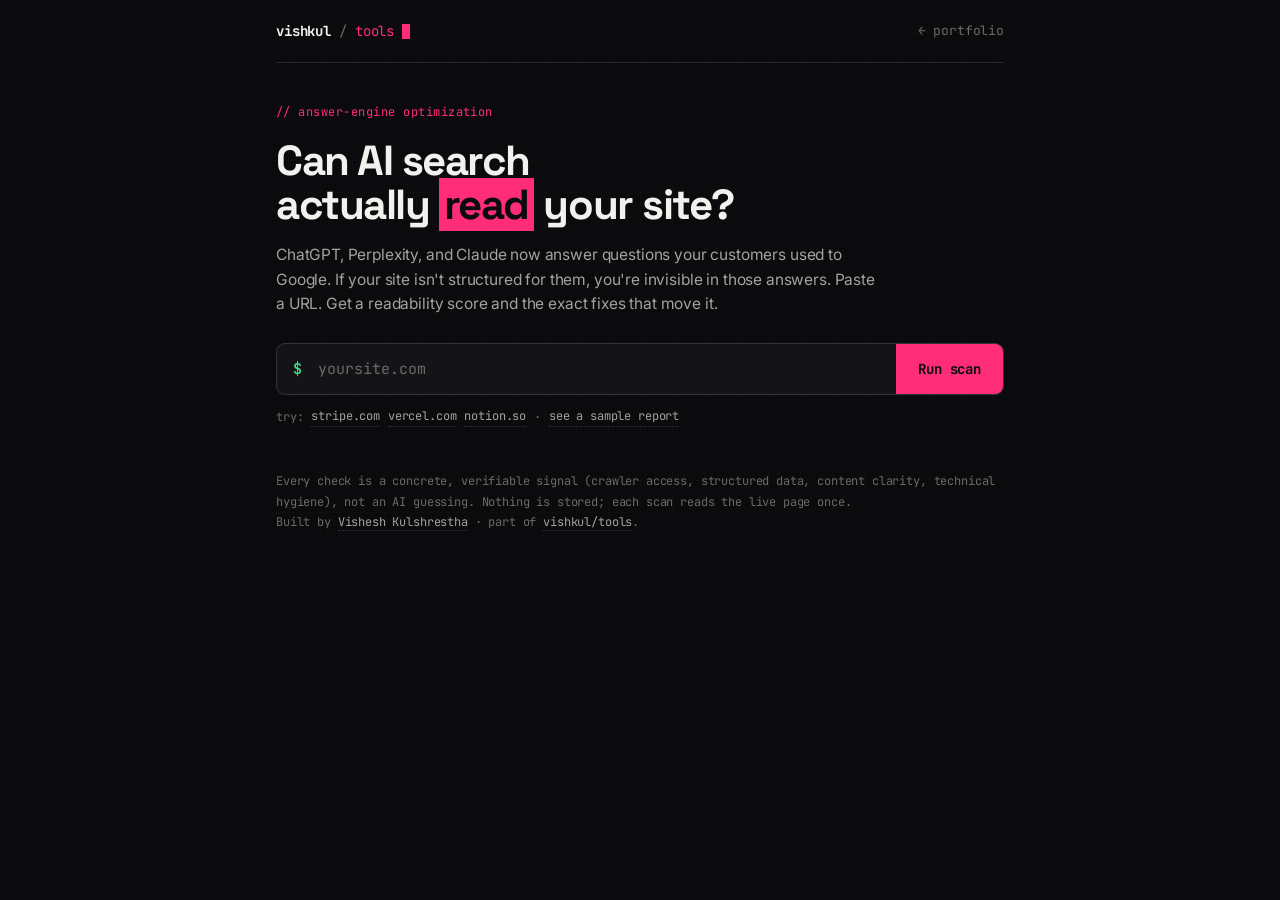
<file: tools/aeo.html>
<!doctype html>
<html lang="en">
<head>
<meta charset="utf-8">
<meta name="viewport" content="width=device-width, initial-scale=1">
<title>AEO Checker · Is your site readable by AI search? · vishkul/tools</title>
<meta name="description" content="Paste a URL and see how readable your website is to AI answer engines like ChatGPT, Perplexity, and Claude, plus a prioritized list of fixes.">
<meta property="og:title" content="AEO Checker · Is your site readable by AI search?">
<meta property="og:description" content="Score your website's visibility to AI answer engines, and get the exact fixes that matter.">
<link rel="preconnect" href="https://fonts.googleapis.com">
<link rel="preconnect" href="https://fonts.gstatic.com" crossorigin>
<link href="https://fonts.googleapis.com/css2?family=Space+Grotesk:wght@400;500;600;700&family=JetBrains+Mono:wght@400;500;600;700&family=Inter:wght@400;450;500;600&display=swap" rel="stylesheet">
<link rel="stylesheet" href="/tools/assets/tools.css">
<style>
  .lede { margin-top: 40px; }
  .kicker { font-size: 12px; color: var(--accent); letter-spacing: 0.04em; }
  h1.title {
    font-family: var(--display);
    font-size: clamp(28px, 5.4vw, 42px); font-weight: 700; line-height: 1.05;
    margin-top: 16px; letter-spacing: -0.035em;
  }
  h1.title .pink { color: var(--accent); }
  .sub { font-family: var(--body); margin-top: 16px; color: var(--dim); font-size: 15.5px; max-width: 60ch; line-height: 1.6; }

  /* input row */
  .scanbox { margin-top: 26px; }
  .inputline { display: flex; align-items: stretch; gap: 0;
    border: 1px solid var(--border-2); border-radius: 9px; overflow: hidden;
    background: var(--surface); transition: border-color .15s; }
  .inputline:focus-within { border-color: var(--accent); }
  .inputline .sigil { display: flex; align-items: center; padding: 0 4px 0 16px; color: var(--green); font-weight: 600; }
  .inputline input {
    flex: 1; background: transparent; border: none; color: var(--text);
    font-family: var(--mono); font-size: 15px; padding: 15px 12px; outline: none; min-width: 0;
  }
  .inputline input::placeholder { color: var(--dimmer); }
  .inputline button {
    background: var(--accent); color: #0a0a0f; border: none; font-family: var(--mono);
    font-weight: 700; font-size: 14px; padding: 0 22px; cursor: pointer; white-space: nowrap;
    transition: filter .15s; letter-spacing: -0.01em;
  }
  .inputline button:hover { filter: brightness(1.08); }
  .inputline button:disabled { filter: grayscale(0.4) brightness(0.7); cursor: default; }

  .examples { margin-top: 12px; font-size: 12px; color: var(--dimmer); display: flex; gap: 8px; flex-wrap: wrap; align-items: center; }
  .examples .chip { color: var(--dim); cursor: pointer; border-bottom: 1px dotted var(--border-2); transition: color .15s; }
  .examples .chip:hover { color: var(--accent); }

  /* diagnostic readout */
  #console { margin-top: 26px; display: none; }
  .diag { font-size: 13.5px; line-height: 1.9; }
  .diag .line { opacity: 0; animation: fade .25s forwards; }
  .diag .line .ar { color: var(--accent); }
  .diag .line .ok { color: var(--green); }
  .diag .line .er { color: var(--red); }
  @keyframes fade { to { opacity: 1; } }
  .cursor { display: inline-block; width: 8px; height: 15px; background: var(--accent);
    vertical-align: text-bottom; animation: blink 1s steps(2) infinite; }
  @keyframes blink { 0%,50%{opacity:1} 51%,100%{opacity:0} }

  /* report */
  #report { margin-top: 28px; display: none; }
  .scorecard {
    border: 1px solid var(--border); border-radius: 12px; overflow: hidden; background: var(--surface);
  }
  .score-top { padding: 26px 24px; display: flex; align-items: center; gap: 24px; flex-wrap: wrap; }
  .score-num { font-size: 56px; font-weight: 700; line-height: 1; letter-spacing: -0.04em; }
  .score-num span { font-size: 22px; color: var(--dimmer); font-weight: 500; }
  .score-meta { flex: 1; min-width: 180px; }
  .grade-badge { display: inline-block; padding: 3px 11px; border-radius: 6px; font-weight: 700;
    font-size: 13px; letter-spacing: 0.02em; }
  .verdict { font-family: var(--body); margin-top: 8px; font-size: 16px; font-weight: 500; }
  .checked-url { margin-top: 6px; font-size: 12px; color: var(--dimmer); word-break: break-all; }
  .track { height: 7px; background: var(--surface-2); border-radius: 4px; overflow: hidden; margin-top: 4px; }
  .track > i { display: block; height: 100%; border-radius: 4px; transition: width .9s cubic-bezier(.2,.8,.2,1); }

  .cats { border-top: 1px solid var(--border); }
  details.cat { border-bottom: 1px solid var(--border); }
  details.cat:last-child { border-bottom: none; }
  details.cat > summary {
    list-style: none; cursor: pointer; padding: 15px 24px; display: flex; align-items: center; gap: 14px;
  }
  details.cat > summary::-webkit-details-marker { display: none; }
  .cat-name { flex: 0 0 auto; font-size: 13.5px; font-weight: 500; width: 168px; }
  .cat-bar { flex: 1; height: 5px; background: var(--surface-2); border-radius: 3px; overflow: hidden; }
  .cat-bar > i { display: block; height: 100%; }
  .cat-pts { flex: 0 0 auto; font-size: 12.5px; color: var(--dim); width: 52px; text-align: right; }
  .cat-caret { color: var(--dimmer); font-size: 11px; transition: transform .15s; }
  details.cat[open] .cat-caret { transform: rotate(90deg); }
  .checks { padding: 2px 24px 16px 24px; }
  .check { display: flex; gap: 10px; padding: 6px 0; font-size: 13px; align-items: baseline; }
  .check .tag { flex: 0 0 auto; font-size: 11px; font-weight: 700; width: 46px; }
  .check .tag.pass { color: var(--green); }
  .check .tag.warn { color: var(--amber); }
  .check .tag.fail { color: var(--red); }
  .check .ctext b { font-weight: 600; }
  .check .cdetail { color: var(--dimmer); }
  @media (max-width:560px){ .cat-name{ width: 120px; font-size: 12.5px; } .cat-pts{ width: 44px; } }

  /* fixes */
  .fixes-head { margin-top: 34px; display: flex; align-items: baseline; gap: 10px; }
  .fixes-head h2 { font-size: 16px; font-weight: 600; }
  .fixes-head .count { font-size: 12px; color: var(--dimmer); }
  .fix {
    margin-top: 12px; border: 1px solid var(--border); border-left: 2px solid var(--amber);
    border-radius: 8px; padding: 14px 16px; background: var(--surface);
  }
  .fix.fail { border-left-color: var(--red); }
  .fix-top { display: flex; align-items: center; gap: 10px; }
  .fix-pill { font-size: 10px; font-weight: 700; letter-spacing: 0.05em; padding: 2px 7px; border-radius: 4px; }
  .fix-pill.warn { color: var(--amber); background: rgba(255,193,77,0.12); }
  .fix-pill.fail { color: var(--red); background: rgba(255,93,108,0.12); }
  .fix-label { font-family: var(--body); font-size: 14.5px; font-weight: 600; }
  .fix-impact { margin-left: auto; font-size: 11px; color: var(--dimmer); }
  .fix-body { font-family: var(--body); margin-top: 8px; font-size: 13.5px; color: var(--dim); line-height: 1.65; }

  .allgood { margin-top: 16px; padding: 18px; border: 1px solid var(--border); border-left: 2px solid var(--green);
    border-radius: 8px; color: var(--green); font-size: 14px; background: var(--surface); }

  .errbox { margin-top: 26px; border: 1px solid var(--border); border-left: 2px solid var(--red);
    border-radius: 8px; padding: 16px 18px; background: var(--surface); display: none; }
  .errbox .er { color: var(--red); font-weight: 600; font-size: 14px; }
  .errbox .ed { color: var(--dim); font-size: 13px; margin-top: 6px; }

  .footnote { margin: 44px 0 60px; font-size: 12px; color: var(--dimmer); line-height: 1.7; }
  .footnote a { color: var(--dim); border-bottom: 1px dotted var(--border-2); }
  .footnote a:hover { color: var(--accent); }

  .rescan { margin-top: 22px; font-size: 13px; }
  .rescan a { color: var(--accent); cursor: pointer; border-bottom: 1px dotted var(--accent-line); }
</style>
<link rel="icon" href="/favicon.svg" type="image/svg+xml">
</head>
<body>
<div class="wrap">

  <nav class="topbar">
    <a class="brand" href="/"><b>vishkul</b> <span class="dimmer">/</span> <span class="accent">tools</span><span class="blink"></span></a>
    <a class="back" href="/">← portfolio</a>
  </nav>

  <header class="lede">
    <div class="kicker">// answer-engine optimization</div>
    <h1 class="title">Can AI search<br>actually <span class="mark">read</span> your site?</h1>
    <p class="sub">ChatGPT, Perplexity, and Claude now answer questions your customers used to Google. If your site isn't structured for them, you're invisible in those answers. Paste a URL. Get a readability score and the exact fixes that move it.</p>
  </header>

  <section class="scanbox">
    <div class="inputline">
      <span class="sigil">$</span>
      <input id="url" type="text" inputmode="url" autocomplete="off" spellcheck="false"
             placeholder="yoursite.com" aria-label="Website URL to scan">
      <button id="run" type="button">Run scan</button>
    </div>
    <div class="examples">
      <span>try:</span>
      <span class="chip" data-url="stripe.com">stripe.com</span>
      <span class="chip" data-url="vercel.com">vercel.com</span>
      <span class="chip" data-url="notion.so">notion.so</span>
      <span class="dimmer">·</span>
      <span class="chip" id="demoLink">see a sample report</span>
    </div>
  </section>

  <section id="console">
    <div class="term">
      <div class="term-head">
        <span class="dot"></span><span class="dot"></span><span class="dot"></span>
        <span class="term-path">~/tools/<span class="accent">aeo-checker</span></span>
      </div>
      <div class="term-body">
        <div class="diag" id="diag"></div>
      </div>
    </div>
  </section>

  <div class="errbox" id="errbox">
    <div class="er" id="errTitle"></div>
    <div class="ed" id="errDetail"></div>
  </div>

  <section id="report"></section>

  <p class="footnote">
    Every check is a concrete, verifiable signal (crawler access, structured data, content clarity, technical hygiene), not an AI guessing. Nothing is stored; each scan reads the live page once.
    <br>Built by <a href="https://www.vishkul.com">Vishesh Kulshrestha</a> · part of <a href="index.html">vishkul/tools</a>.
  </p>

</div>

<script>
const $ = (s) => document.querySelector(s);
const urlInput = $("#url"), runBtn = $("#run");
const consoleEl = $("#console"), diagEl = $("#diag");
const reportEl = $("#report"), errBox = $("#errbox");
const reduceMotion = window.matchMedia("(prefers-reduced-motion: reduce)").matches;

const STEPS = [
  (u) => `<span class="ar">→</span> resolving <b>${esc(u)}</b>`,
  ()  => `<span class="ar">→</span> fetching page`,
  ()  => `<span class="ar">→</span> reading robots.txt + llms.txt`,
  ()  => `<span class="ar">→</span> checking AI crawler access`,
  ()  => `<span class="ar">→</span> scanning structured data`,
  ()  => `<span class="ar">→</span> analyzing content clarity`,
  ()  => `<span class="ar">→</span> checking technical signals`,
  ()  => `<span class="ar">→</span> compiling report`,
];

function esc(s){ return String(s).replace(/[&<>"]/g, c => ({'&':'&amp;','<':'&lt;','>':'&gt;','"':'&quot;'}[c])); }
function colorFor(grade){ return (grade==="A"||grade==="B") ? "var(--green)" : grade==="C" ? "var(--amber)" : "var(--red)"; }
function gradeBg(grade){
  if (grade==="A"||grade==="B") return "background:rgba(70,224,160,0.14);color:var(--green)";
  if (grade==="C") return "background:rgba(255,193,77,0.14);color:var(--amber)";
  return "background:rgba(255,93,108,0.14);color:var(--red)";
}

let busy = false;
function startScan(raw){
  const u = (raw || urlInput.value || "").trim();
  if (!u || busy) return;
  busy = true; runBtn.disabled = true;
  errBox.style.display = "none";
  reportEl.style.display = "none";
  reportEl.innerHTML = "";
  consoleEl.style.display = "block";
  diagEl.innerHTML = "";

  // kick off the real request immediately
  const fetchPromise = fetch("/api/analyze?url=" + encodeURIComponent(u))
    .then(async r => ({ ok: r.ok, status: r.status, data: await r.json().catch(() => ({})) }))
    .catch(e => ({ ok: false, status: 0, data: { error: "Network error. Couldn't start the scan.", detail: String(e) } }));

  revealSteps(u, fetchPromise);
}

async function revealSteps(u, fetchPromise){
  const delay = reduceMotion ? 0 : 165;
  for (let i = 0; i < STEPS.length; i++){
    const line = document.createElement("div");
    line.className = "line";
    line.innerHTML = STEPS[i](u);
    diagEl.appendChild(line);
    if (delay) await new Promise(r => setTimeout(r, delay));
  }
  const cur = document.createElement("span");
  cur.className = "cursor";
  diagEl.appendChild(cur);

  const res = await fetchPromise;
  cur.remove();

  if (!res.ok || res.data.error){
    const msg = res.data.error || ("Request failed (HTTP " + res.status + ").");
    const fail = document.createElement("div");
    fail.className = "line";
    fail.innerHTML = `<span class="er">✕ ${esc(msg)}</span>`;
    diagEl.appendChild(fail);
    showError(msg, res.data.detail);
  } else {
    const done = document.createElement("div");
    done.className = "line";
    done.innerHTML = `<span class="ok">✓ done</span> <span class="dimmer">· ${res.data.score}/100</span>`;
    diagEl.appendChild(done);
    renderReport(res.data);
  }
  busy = false; runBtn.disabled = false;
}

function showError(title, detail){
  $("#errTitle").textContent = title;
  $("#errDetail").textContent = detail ? ("details: " + detail) : "Try the full URL of a live, public page (some sites block automated requests).";
  errBox.style.display = "block";
}

function renderReport(r){
  const col = colorFor(r.grade);
  const catColors = { };
  let cats = r.categories.map(c => {
    const pct = Math.round((c.points / c.max) * 100);
    const cc = pct >= 80 ? "var(--green)" : pct >= 50 ? "var(--amber)" : "var(--red)";
    const checks = c.checks.map(ch => `
      <div class="check">
        <span class="tag ${ch.status}">${ch.status === "pass" ? "[ ok ]" : ch.status === "warn" ? "[warn]" : "[FAIL]"}</span>
        <span class="ctext"><b>${esc(ch.label)}</b>${ch.detail ? ` <span class="cdetail">· ${esc(ch.detail)}</span>` : ""}</span>
      </div>`).join("");
    return `
      <details class="cat">
        <summary>
          <span class="cat-name">${esc(c.name)}</span>
          <span class="cat-bar"><i style="width:${pct}%;background:${cc}"></i></span>
          <span class="cat-pts">${c.points}/${c.max}</span>
          <span class="cat-caret">▶</span>
        </summary>
        <div class="checks">${checks}</div>
      </details>`;
  }).join("");

  let fixesHtml;
  if (!r.fixes.length){
    fixesHtml = `<div class="allgood">✓ No major issues found. This page is in strong shape for AI search.</div>`;
  } else {
    fixesHtml = [...r.fixes].sort((a,b)=>b.lost-a.lost).map(f => `
      <div class="fix ${f.status}">
        <div class="fix-top">
          <span class="fix-pill ${f.status}">${f.status === "fail" ? "FAIL" : "IMPROVE"}</span>
          <span class="fix-label">${esc(f.label)}</span>
          <span class="fix-impact">+${f.lost} pts</span>
        </div>
        <div class="fix-body">${esc(f.fix)}</div>
      </div>`).join("");
  }

  reportEl.innerHTML = `
    <div class="scorecard">
      <div class="score-top">
        <div class="score-num" style="color:${col}">${r.score}<span>/100</span></div>
        <div class="score-meta">
          <span class="grade-badge" style="${gradeBg(r.grade)}">GRADE ${r.grade}</span>
          <div class="verdict" style="color:${col}">${esc(r.verdict)}</div>
          <div class="checked-url">scanned: ${esc(r.url)}</div>
        </div>
      </div>
      <div style="padding:0 24px 22px"><div class="track"><i style="width:${r.score}%;background:${col}"></i></div></div>
      <div class="cats">${cats}</div>
    </div>

    <div class="fixes-head">
      <h2>Priority fixes</h2>
      <span class="count">${r.fixes.length ? r.fixes.length + " ranked by impact" : "all clear"}</span>
    </div>
    ${fixesHtml}

    <div class="rescan"><a onclick="window.scrollTo({top:0,behavior:'smooth'});setTimeout(()=>document.querySelector('#url').focus(),300)">↑ scan another site</a></div>
  `;
  reportEl.style.display = "block";
  reportEl.scrollIntoView({ behavior: reduceMotion ? "auto" : "smooth", block: "start" });
}

// ---- sample / demo report (so visitors see output without typing) ----
const SAMPLE = {
  url: "https://example-startup.com",
  score: 58, maxScore: 100, grade: "C", verdict: "Visible, with real gaps",
  categories: [
    { name: "AI Crawler Access", points: 15, max: 25, checks: [
      { label: "AI crawlers can access the page", status: "pass", detail: "robots.txt does not block major AI crawlers." },
      { label: "llms.txt present", status: "warn", detail: "No llms.txt found." }
    ]},
    { name: "Structured Data", points: 4, max: 25, checks: [
      { label: "Schema.org structured data (JSON-LD)", status: "fail", detail: "No JSON-LD structured data found." },
      { label: "Recognized schema types", status: "fail", detail: "No recognized schema types." },
      { label: "FAQ structured data", status: "warn", detail: "No FAQ schema found." }
    ]},
    { name: "Content Clarity", points: 21, max: 25, checks: [
      { label: "Page title", status: "pass", detail: '"Example: the all-in-one platform"' },
      { label: "Meta description", status: "pass", detail: "Present and well-sized." },
      { label: "Single clear H1", status: "pass", detail: "Exactly one H1." },
      { label: "Heading structure", status: "warn", detail: "Only one H2." },
      { label: "Readable text content", status: "pass", detail: "~640 words of real HTML text." }
    ]},
    { name: "Technical Signals", points: 18, max: 25, checks: [
      { label: "Open Graph tags", status: "pass", detail: "og:title and og:description present." },
      { label: "Semantic HTML", status: "pass", detail: "4 semantic landmark tags used." },
      { label: "Lists for scannable facts", status: "warn", detail: "Little or no list content." },
      { label: "Image alt text", status: "warn", detail: "Only 2/7 images have alt text." }
    ]}
  ],
  fixes: [
    { label: "Schema.org structured data (JSON-LD)", status: "fail", lost: 10, fix: "Add Schema.org JSON-LD markup. This is the single highest-impact AEO fix: it hands AI engines clean, structured facts instead of making them guess from prose. Start with an Organization or WebSite schema." },
    { label: "Recognized schema types", status: "fail", lost: 8, fix: "Once you add JSON-LD, declare a clear @type (Organization for a company site, Product for a product, etc.) so AI knows what kind of thing it's looking at." },
    { label: "FAQ structured data", status: "warn", lost: 7, fix: "Add FAQPage schema with a few real questions your customers ask. AI answer engines (ChatGPT, Perplexity) preferentially surface FAQ content because it maps cleanly to how people ask questions. This is one of the most effective ways to get quoted." },
    { label: "llms.txt present", status: "warn", lost: 10, fix: "Add an /llms.txt file (the emerging standard, like robots.txt but for LLMs). It's a plain-text map pointing AI tools to your most important pages and a short description of what you do. Easy win that signals you're current." },
    { label: "Lists for scannable facts", status: "warn", lost: 6, fix: "Present features, steps, or specs as bullet or numbered lists where it fits. AI answer engines lift list items cleanly into responses." },
    { label: "Image alt text", status: "warn", lost: 6, fix: "Add descriptive alt text to your images. It's content AI can actually read, and it's the only way visual information reaches text-based crawlers." },
    { label: "Heading structure", status: "warn", lost: 2, fix: "Break content into a few H2 sections so AI can locate and lift the right answer." }
  ],
  meta: { title: "Example: the all-in-one platform", wordCount: 640, hasRobots: true, hasLlms: false }
};

function runDemo(){
  errBox.style.display = "none";
  consoleEl.style.display = "block";
  diagEl.innerHTML = "";
  busy = true; runBtn.disabled = true;
  const fake = Promise.resolve({ ok: true, status: 200, data: SAMPLE });
  revealSteps(SAMPLE.url.replace("https://",""), fake);
}

// ---- wiring ----
runBtn.addEventListener("click", () => startScan());
urlInput.addEventListener("keydown", (e) => { if (e.key === "Enter") startScan(); });
document.querySelectorAll(".chip[data-url]").forEach(c =>
  c.addEventListener("click", () => { urlInput.value = c.dataset.url; startScan(c.dataset.url); }));
$("#demoLink").addEventListener("click", runDemo);

// allow ?demo=1 or ?url=... deep links
const params = new URLSearchParams(location.search);
if (params.get("demo")) runDemo();
else if (params.get("url")) { urlInput.value = params.get("url"); startScan(params.get("url")); }
</script>
</body>
</html>
</file>
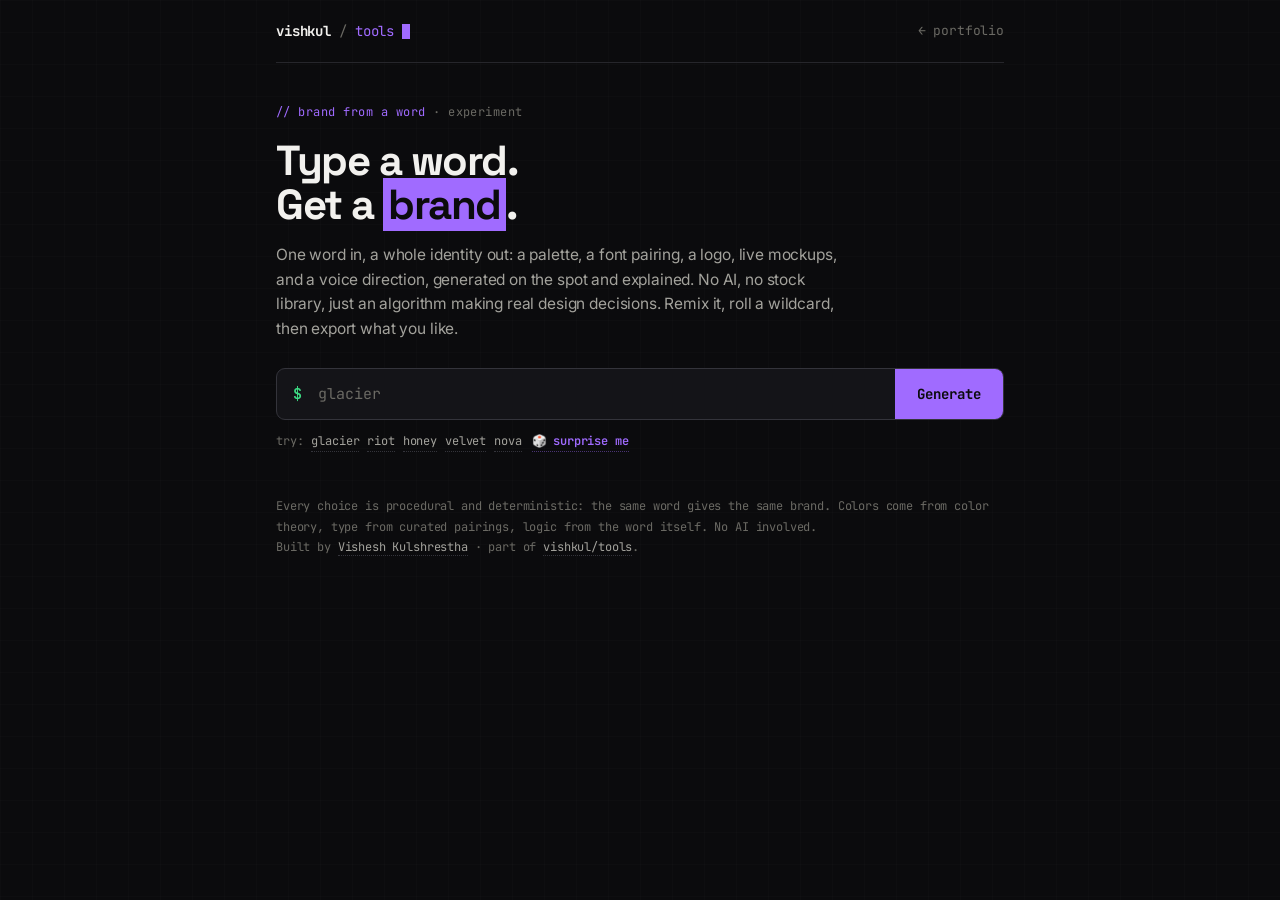
<file: tools/brand-from-word.html>
<!doctype html>
<html lang="en">
<head>
<meta charset="utf-8">
<meta name="viewport" content="width=device-width, initial-scale=1">
<title>Brand from a Word · type a word, get a brand · vishkul/tools</title>
<meta name="description" content="Type one word and watch an algorithm generate a complete mini brand: palette, font pairing, logo mark, live mockups, and the reasoning behind every choice. No AI, pure procedural generation. Export it.">
<meta property="og:title" content="Brand from a Word · vishkul/tools">
<meta property="og:description" content="One word in, a whole brand out. Palette, type, logo, mockups, generated live. Remix endlessly.">
<link rel="preconnect" href="https://fonts.googleapis.com">
<link rel="preconnect" href="https://fonts.gstatic.com" crossorigin>
<link href="https://fonts.googleapis.com/css2?family=Anton&family=Fraunces:opsz,wght@9..144,600&family=Inter:wght@400;450;500;600&family=JetBrains+Mono:wght@400;500;600;700&family=Lato:wght@400;700&family=Nunito:wght@400;600;700&family=Playfair+Display:wght@500;600;700&family=Poppins:wght@500;600;700&family=Space+Grotesk:wght@400;500;600;700&family=Work+Sans:wght@400;500;600;700&display=swap" rel="stylesheet">
<link rel="stylesheet" href="/tools/assets/tools.css">
<style>
  /* this is an Experiment -> violet accent instead of the marketing pink */
  :root { --accent: #a06bff; --accent-line: rgba(160,107,255,0.42); --accent-dim: rgba(160,107,255,0.13); }

  .lede { margin-top: 40px; }
  .kicker { font-size: 12px; color: var(--accent); letter-spacing: 0.04em; }
  .kicker .lab { color: var(--dimmer); }
  h1.title { font-family: var(--display); font-size: clamp(28px, 5.4vw, 42px); font-weight: 700; line-height: 1.05; margin-top: 16px; letter-spacing: -0.035em; }
  .sub { font-family: var(--body); margin-top: 16px; color: var(--dim); font-size: 15.5px; max-width: 58ch; line-height: 1.6; }

  .scanbox { margin-top: 26px; }
  .inputline { display: flex; align-items: stretch; border: 1px solid var(--border-2); border-radius: 9px; overflow: hidden; background: var(--surface); transition: border-color .18s; }
  .inputline:focus-within { border-color: var(--accent); }
  .inputline .sigil { display: flex; align-items: center; padding: 0 4px 0 16px; color: var(--green); font-weight: 600; }
  .inputline input { flex: 1; background: transparent; border: none; color: var(--text); font-family: var(--mono); font-size: 15px; padding: 15px 12px; outline: none; min-width: 0; }
  .inputline input::placeholder { color: var(--dimmer); }
  .inputline button { background: var(--accent); color: #0b0b0d; border: none; font-family: var(--mono); font-weight: 700; font-size: 14px; padding: 0 22px; cursor: pointer; white-space: nowrap; transition: filter .18s; }
  .inputline button:hover { filter: brightness(1.08); }
  .inputline button:disabled { filter: grayscale(0.4) brightness(0.7); cursor: default; }
  .examples { margin-top: 12px; font-size: 12px; color: var(--dimmer); display: flex; gap: 8px; flex-wrap: wrap; align-items: center; }
  .examples .chip { color: var(--dim); cursor: pointer; border-bottom: 1px dotted var(--border-2); }
  .examples .chip:hover { color: var(--accent); }
  .examples .lucky { color: var(--accent); cursor: pointer; font-weight: 600; border-bottom: 1px dotted var(--accent-line); margin-left: 2px; }

  #console { margin-top: 26px; display: none; }
  .diag { font-size: 13.5px; line-height: 1.9; }
  .diag .line { opacity: 0; animation: fade .25s forwards; }
  .diag .line .ar { color: var(--accent); }
  .diag .line .ok { color: var(--green); }
  @keyframes fade { to { opacity: 1; } }
  .cursor { display: inline-block; width: 8px; height: 15px; background: var(--accent); vertical-align: text-bottom; animation: blink 1s steps(2) infinite; }

  #board { margin-top: 28px; display: none; }
  .board-anim { animation: rise .4s cubic-bezier(.2,.8,.2,1) both; }
  @keyframes rise { from { opacity: 0; transform: translateY(10px); } to { opacity: 1; transform: none; } }

  .lockup { border-radius: 14px; padding: 40px; display: flex; align-items: center; gap: 28px; flex-wrap: wrap; overflow: hidden; }
  .lockup .logomark { flex: 0 0 auto; }
  .lockup .wm { display: flex; flex-direction: column; gap: 6px; min-width: 0; }
  .lockup .word { font-size: clamp(34px, 7vw, 58px); line-height: 1; letter-spacing: -0.02em; word-break: break-word; }
  .lockup .tagline { font-size: 14px; opacity: 0.88; font-family: 'Inter', sans-serif; }

  .row-head { margin-top: 28px; font-family: var(--mono); font-size: 11px; letter-spacing: 0.08em; color: var(--dimmer); text-transform: uppercase; }

  /* mockups */
  .mocks { margin-top: 12px; display: flex; gap: 14px; flex-wrap: wrap; align-items: flex-end; }
  .mk { display: flex; flex-direction: column; gap: 7px; align-items: center; }
  .mk-lbl { font-family: var(--mono); font-size: 10px; color: var(--dimmer); }
  .mk-av { width: 72px; height: 72px; border-radius: 50%; display: flex; align-items: center; justify-content: center; }
  .mk-av span { font-size: 34px; font-weight: 700; line-height: 1; }
  .mk-btn { padding: 13px 22px; border-radius: 9px; font-size: 15px; font-weight: 700; display: flex; align-items: center; }
  .mk-card { width: 230px; height: 132px; border-radius: 11px; padding: 18px 20px; display: flex; flex-direction: column; justify-content: space-between; box-shadow: 0 6px 20px rgba(0,0,0,0.35); }
  .mc-word { font-size: 26px; font-weight: 700; line-height: 1; }
  .mc-sub { font-family: var(--mono); font-size: 11px; opacity: 0.7; }
  .mc-bar { height: 6px; width: 54px; border-radius: 3px; }

  .palette { margin-top: 12px; display: grid; grid-template-columns: repeat(5, 1fr); gap: 10px; }
  @media (max-width:520px){ .palette { grid-template-columns: repeat(3, 1fr); } }
  .sw { border-radius: 9px; overflow: hidden; border: 1px solid var(--border); cursor: pointer; transition: transform .12s; }
  .sw:hover { transform: translateY(-2px); }
  .sw .chip { height: 62px; }
  .sw .meta { padding: 7px 9px; background: var(--surface); }
  .sw .hex { font-family: var(--mono); font-size: 11.5px; color: var(--text); }
  .sw .role { font-family: var(--mono); font-size: 9.5px; color: var(--dimmer); margin-top: 1px; }

  .pairing { margin-top: 12px; border: 1px solid var(--border); border-radius: 11px; background: var(--surface); overflow: hidden; }
  .pair-row { padding: 18px 20px; border-bottom: 1px solid var(--border); }
  .pair-row:last-child { border-bottom: none; }
  .pair-tag { font-family: var(--mono); font-size: 11px; color: var(--dimmer); }
  .pair-tag b { color: var(--dim); font-weight: 600; }
  .pair-display { font-size: clamp(28px, 5vw, 40px); line-height: 1.1; margin-top: 6px; color: var(--text); }
  .pair-body { font-size: 15px; line-height: 1.55; margin-top: 8px; color: var(--dim); max-width: 60ch; }

  .voice { margin-top: 12px; border: 1px solid var(--border); border-left: 2px solid var(--accent); border-radius: 9px; background: var(--surface); padding: 16px 18px; }
  .voice .vt { font-family: var(--mono); font-size: 11px; color: var(--dimmer); letter-spacing: 0.06em; }
  .voice .vl { font-family: var(--body); font-size: 16px; color: var(--text); margin-top: 6px; }

  .why { margin-top: 14px; font-family: var(--mono); font-size: 12.5px; color: var(--dim); line-height: 1.6; display: flex; gap: 8px; }
  .why .p { color: var(--green); flex: 0 0 auto; }

  .exportbar { margin-top: 24px; display: flex; gap: 10px; flex-wrap: wrap; }
  .exportbar button { font-family: var(--mono); font-size: 12.5px; font-weight: 600; color: var(--dim); background: var(--surface); border: 1px solid var(--border-2); border-radius: 8px; padding: 9px 14px; cursor: pointer; transition: all .15s; }
  .exportbar button:hover { color: var(--accent); border-color: var(--accent-line); }
  .exportbar button.done { color: var(--green); border-color: var(--green); }

  .controls { margin-top: 14px; display: flex; gap: 12px; align-items: center; flex-wrap: wrap; }
  .controls button { font-family: var(--mono); font-weight: 700; font-size: 13.5px; cursor: pointer; border-radius: 8px; padding: 11px 20px; transition: all .15s; }
  .remix { background: var(--accent); color: #0b0b0d; border: none; }
  .remix:hover { filter: brightness(1.08); }
  .wild { background: transparent; color: var(--accent); border: 1px solid var(--accent-line); }
  .wild:hover { background: var(--accent-dim); }
  .again { background: transparent; color: var(--dim); border: 1px solid var(--border-2); font-weight: 600; }
  .again:hover { color: var(--accent); border-color: var(--accent-line); }

  .errbox { margin-top: 20px; border: 1px solid var(--border); border-left: 2px solid var(--amber); border-radius: 8px; padding: 14px 18px; background: var(--surface); display: none; }
  .errbox .er { color: var(--amber); font-weight: 600; font-size: 14px; font-family: var(--body); }
  .errbox .ed { color: var(--dim); font-size: 13px; margin-top: 5px; font-family: var(--body); }

  .bprompt { border: 1px solid var(--accent-line); border-radius: 11px; background: linear-gradient(180deg,var(--accent-dim),transparent); overflow: hidden; margin-top: 12px; }
  .bprompt .bar { display:flex; align-items:center; justify-content:space-between; padding:10px 15px; border-bottom:1px solid var(--border); }
  .bprompt .bar span { font-family:var(--mono); font-size:11px; color:var(--accent); letter-spacing:.05em; text-transform:uppercase; }
  .bprompt pre { font-family:var(--mono); font-size:12.5px; color:var(--dim); line-height:1.6; padding:15px; white-space:pre-wrap; word-break:break-word; margin:0; max-height:260px; overflow-y:auto; }
  .bprompt .copybtn { font-family:var(--mono); font-size:12px; font-weight:600; color:var(--accent); background:transparent; border:1px solid var(--accent-line); border-radius:6px; padding:5px 12px; cursor:pointer; transition:all .15s; }
  .bprompt .copybtn:hover { background:var(--accent-dim); }
  .bprompt .copybtn.done { color:var(--green); border-color:var(--green); }
  .footnote { margin: 44px 0 60px; font-size: 12px; color: var(--dimmer); line-height: 1.7; }
  .footnote a { color: var(--dim); border-bottom: 1px dotted var(--border-2); }
  .footnote a:hover { color: var(--accent); }
</style>
<link rel="icon" href="/favicon.svg" type="image/svg+xml">
</head>
<body>
<div class="wrap">

  <nav class="topbar">
    <a class="brand" href="/"><b>vishkul</b> <span class="dimmer">/</span> <span class="accent">tools</span><span class="blink"></span></a>
    <a class="back" href="/">← portfolio</a>
  </nav>

  <header class="lede">
    <div class="kicker">// brand from a word <span class="lab">· experiment</span></div>
    <h1 class="title">Type a word.<br>Get a <span class="mark">brand</span>.</h1>
    <p class="sub">One word in, a whole identity out: a palette, a font pairing, a logo, live mockups, and a voice direction, generated on the spot and explained. No AI, no stock library, just an algorithm making real design decisions. Remix it, roll a wildcard, then export what you like.</p>
  </header>

  <section class="scanbox">
    <div class="inputline">
      <span class="sigil">$</span>
      <input id="word" type="text" autocomplete="off" spellcheck="false" maxlength="24" placeholder="glacier" aria-label="A word to brand">
      <button id="run" type="button">Generate</button>
    </div>
    <div class="examples">
      <span>try:</span>
      <span class="chip" data-w="glacier">glacier</span>
      <span class="chip" data-w="riot">riot</span>
      <span class="chip" data-w="honey">honey</span>
      <span class="chip" data-w="velvet">velvet</span>
      <span class="chip" data-w="nova">nova</span>
      <span class="lucky" id="lucky">🎲 surprise me</span>
    </div>
  </section>

  <section id="console">
    <div class="term">
      <div class="term-head">
        <span class="dot"></span><span class="dot"></span><span class="dot"></span>
        <span class="term-path">~/tools/<span class="accent">brand-from-a-word</span></span>
      </div>
      <div class="term-body"><div class="diag" id="diag"></div></div>
    </div>
  </section>

  <div class="errbox" id="errbox">
    <div class="er" id="errTitle"></div>
    <div class="ed" id="errDetail"></div>
  </div>

  <section id="board"></section>

  <p class="footnote">
    Every choice is procedural and deterministic: the same word gives the same brand. Colors come from color theory, type from curated pairings, logic from the word itself. No AI involved.
    <br>Built by <a href="/">Vishesh Kulshrestha</a> · part of <a href="index.html">vishkul/tools</a>.
  </p>

</div>

<script>
function hashStr(s){let h=2166136261;for(let i=0;i<s.length;i++){h^=s.charCodeAt(i);h=Math.imul(h,16777619);}return (h>>>0);}
function mulberry32(a){return function(){a|=0;a=a+0x6D2B79F5|0;let t=Math.imul(a^a>>>15,1|a);t=t+Math.imul(t^t>>>7,61|t)^t;return ((t^t>>>14)>>>0)/4294967296;};}
function hslToHex(h,s,l){h=((h%360)+360)%360;s=Math.max(0,Math.min(100,s))/100;l=Math.max(0,Math.min(100,l))/100;const k=n=>(n+h/30)%12;const a=s*Math.min(l,1-l);const f=n=>l-a*Math.max(-1,Math.min(k(n)-3,Math.min(9-k(n),1)));const to=x=>Math.round(255*x).toString(16).padStart(2,'0');return ('#'+to(f(0))+to(f(8))+to(f(4))).toUpperCase();}
function lum(hex){const r=parseInt(hex.slice(1,3),16)/255,g=parseInt(hex.slice(3,5),16)/255,b=parseInt(hex.slice(5,7),16)/255;const f=c=>c<=0.03928?c/12.92:Math.pow((c+0.055)/1.055,2.4);return 0.2126*f(r)+0.7152*f(g)+0.0722*f(b);}
function contrast(a,b){const la=lum(a),lb=lum(b);return (Math.max(la,lb)+0.05)/(Math.min(la,lb)+0.05);}

const MOODS={
  electric:{sat:[82,94],light:[52,58],harmony:'complementary',dlabel:'Anton',blabel:'Inter',marks:['block','slash'],note:'high-energy',voice:['Loud on purpose. Impossible to ignore.','Maximum energy, zero apology.','This brand does not whisper.']},
  fresh:{sat:[70,88],light:[58,66],harmony:'triadic',dlabel:'Poppins',blabel:'Nunito',marks:['bubble','block'],note:'playful',voice:['Bright, playful, a little cheeky.','Friendly first. The kind of brand people root for.','Fun, without trying too hard.']},
  serene:{sat:[26,42],light:[55,64],harmony:'analogous',dlabel:'Work Sans',blabel:'Inter',marks:['thin','ring'],note:'calm and minimal',voice:['Calm, clear, quietly confident.','Less noise. More room to breathe.','Understated on purpose.']},
  warm:{sat:[55,72],light:[50,58],harmony:'analogous',dlabel:'Fraunces',blabel:'Inter',marks:['serif','bubble'],note:'warm and organic',voice:['Warm, human, easy to trust.','Made to feel handmade.','Honest, grounded, a little nostalgic.']},
  refined:{sat:[18,34],light:[40,50],harmony:'mono',dlabel:'Playfair Display',blabel:'Lato',marks:['serif','thin'],note:'refined and premium',voice:['Quietly premium. Nothing to prove.','Elegant, restrained, expensive.','Luxury that lowers its voice.']},
  precise:{sat:[60,78],light:[52,60],harmony:'complementary',dlabel:'Space Grotesk',blabel:'Inter',marks:['geo','slash'],note:'modern and precise',voice:['Sharp, modern, engineered.','Built for people who notice details.','Clean lines, clear thinking.']}
};
const WORD_MAP={fire:[12,'electric'],flame:[16,'electric'],blast:[8,'electric'],pulse:[330,'electric'],neon:[150,'electric'],volt:[55,'electric'],spark:[42,'electric'],riot:[2,'electric'],rush:[20,'electric'],surge:[210,'electric'],bolt:[50,'electric'],rebel:[0,'electric'],blaze:[18,'electric'],pop:[330,'fresh'],bloom:[330,'fresh'],juice:[35,'fresh'],zest:[48,'fresh'],joy:[48,'fresh'],candy:[330,'fresh'],sprout:[110,'fresh'],sunny:[48,'fresh'],mango:[35,'fresh'],berry:[320,'fresh'],splash:[195,'fresh'],mist:[205,'serene'],cloud:[210,'serene'],calm:[200,'serene'],glacier:[200,'serene'],frost:[200,'serene'],snow:[210,'serene'],zen:[150,'serene'],still:[210,'serene'],linen:[40,'serene'],dawn:[30,'serene'],haze:[220,'serene'],drift:[205,'serene'],quiet:[215,'serene'],ice:[195,'serene'],honey:[42,'warm'],ember:[20,'warm'],clay:[20,'warm'],hearth:[24,'warm'],harvest:[35,'warm'],amber:[40,'warm'],maple:[28,'warm'],rust:[18,'warm'],terra:[22,'warm'],spice:[18,'warm'],cocoa:[25,'warm'],dune:[40,'warm'],sand:[42,'warm'],velvet:[280,'refined'],noir:[250,'refined'],gilded:[45,'refined'],onyx:[250,'refined'],regal:[270,'refined'],luxe:[280,'refined'],marble:[220,'refined'],couture:[300,'refined'],slate:[215,'refined'],midnight:[240,'refined'],obsidian:[250,'refined'],nova:[260,'precise'],vertex:[210,'precise'],cipher:[200,'precise'],quantum:[250,'precise'],pixel:[190,'precise'],vector:[215,'precise'],axiom:[205,'precise'],flux:[180,'precise'],orbit:[230,'precise'],helix:[185,'precise'],cobalt:[220,'precise'],red:[2,'electric'],crimson:[348,'refined'],orange:[28,'fresh'],gold:[45,'refined'],yellow:[50,'fresh'],lime:[85,'fresh'],green:[135,'serene'],forest:[135,'warm'],emerald:[150,'refined'],teal:[178,'precise'],ocean:[205,'serene'],sky:[205,'serene'],blue:[215,'precise'],indigo:[245,'refined'],violet:[272,'refined'],purple:[280,'refined'],plum:[290,'refined'],pink:[330,'fresh'],rose:[345,'warm'],coral:[10,'fresh'],peach:[25,'fresh'],silver:[210,'serene']};
const LUCKY=["glacier","riot","honey","velvet","nova","ember","mist","cobalt","bloom","noir","spark","dune","quantum","frost","mango","obsidian","pulse","zen","terra","helix","blaze","linen","orbit","gilded"];

function resolve(word){
  const w=word.toLowerCase().replace(/[^a-z]/g,'');
  if(!w) return {hue:210,mood:'precise',matched:false,reasonWord:''};
  if(WORD_MAP[w]){const[h,m]=WORD_MAP[w];return{hue:h,mood:m,matched:true,reasonWord:w};}
  for(const k in WORD_MAP){if(w.length>=4&&k.length>=4&&(w.includes(k)||k.includes(w))){const[h,m]=WORD_MAP[k];return{hue:h,mood:m,matched:'partial',reasonWord:k};}}
  const hard=(w.match(/[ktpbdgxzqj]/g)||[]).length,soft=(w.match(/[lmnsfwhr]/g)||[]).length,vowels=(w.match(/[aeiou]/g)||[]).length;
  const vr=vowels/Math.max(1,w.length);let mood;
  if(w.length>=8)mood='refined';else if(hard>=3&&w.length<=6)mood='electric';else if(vr>=0.5&&w.length<=6)mood='fresh';else if(soft>hard&&hard<=1)mood='serene';else mood='precise';
  return{hue:hashStr(w)%360,mood,matched:false,reasonWord:w};
}
function generate(word,variant,wild){
  const r=resolve(word);
  const rng=mulberry32(hashStr(word.toLowerCase())+variant*7919+(wild?104729:0));
  let moodKey=r.mood;
  if(wild){const keys=Object.keys(MOODS);moodKey=keys[Math.floor(rng()*keys.length)];}
  const M=MOODS[moodKey];
  const pick=a=>a[Math.floor(rng()*a.length)],inR=([a,b])=>a+rng()*(b-a);
  let hue;
  if(wild)hue=Math.floor(rng()*360);
  else if(variant===0)hue=r.hue;
  else hue=hashStr(word.toLowerCase()+'#'+variant)%360;
  const sat=inR(M.sat),light=inR(M.light);
  const primary=hslToHex(hue,sat,light),primaryDark=hslToHex(hue,Math.min(100,sat+6),Math.max(12,light-22));
  let aHue;if(M.harmony==='complementary')aHue=(hue+180)%360;else if(M.harmony==='analogous')aHue=(hue+(rng()<0.5?30:-30)+360)%360;else if(M.harmony==='triadic')aHue=(hue+120)%360;else aHue=hue;
  const accent=M.harmony==='mono'?hslToHex(hue,Math.max(0,sat-12),Math.min(92,light+30)):hslToHex(aHue,Math.min(100,sat+4),Math.min(72,light+8));
  const ink=hslToHex(hue,14,9),paper=hslToHex(hue,16,96);
  const palette={primary,primaryDark,accent,ink,paper};
  const onPrimary=contrast(primary,ink)>=contrast(primary,paper)?ink:paper;
  const mark=pick(M.marks);
  let why;
  if(wild)why=`Wildcard: ignored what "${word}" means and rolled ${M.note} instead.`;
  else if(variant===0){
    if(r.matched===true)why=`"${word}" reads ${M.note}, so it pulled ${M.harmony==='mono'?'a tonal':'a '+M.harmony} palette and a ${M.dlabel} display face.`;
    else if(r.matched==='partial')why=`"${word}" echoes "${r.reasonWord}" (${M.note}), set in ${M.dlabel}.`;
    else why=`"${word}" has no fixed meaning, so its sound carried it: a ${M.note} read in ${M.dlabel}.`;
  } else why=`Remix: same ${M.note} feel as "${word}", rolled to a fresh color.`;
  return{word,mood:moodKey,note:M.note,harmony:M.harmony,palette,onPrimary,pairing:{display:M.dlabel,body:M.blabel},mark,voice:pick(M.voice),why,variant,wild:!!wild};
}

function esc(s){ return String(s).replace(/[&<>"]/g, c => ({'&':'&amp;','<':'&lt;','>':'&gt;','"':'&quot;'}[c])); }
function markInner(style, letter, P){
  const L=esc(letter.toUpperCase()), on=P.onPrimary, pri=P.palette.primary, df=P.pairing.display;
  const t=(col,w,size)=>`<text x="48" y="49" text-anchor="middle" dominant-baseline="central" font-family="'${df}', sans-serif" font-weight="${w}" font-size="${size}" fill="${col}">${L}</text>`;
  if(style==="block")return `<rect x="6" y="6" width="84" height="84" rx="20" fill="${on}"/>${t(pri,700,52)}`;
  if(style==="geo")return `<rect x="6" y="6" width="84" height="84" rx="6" fill="${on}"/>${t(pri,700,50)}<rect x="14" y="14" width="9" height="9" fill="${pri}"/><rect x="73" y="73" width="9" height="9" fill="${pri}"/>`;
  if(style==="bubble")return `<circle cx="48" cy="48" r="44" fill="${on}"/>${t(pri,700,52)}`;
  if(style==="ring")return `<circle cx="48" cy="48" r="41" fill="none" stroke="${on}" stroke-width="7"/>${t(on,600,46)}`;
  if(style==="thin")return `${t(on,300,60)}<circle cx="78" cy="22" r="5" fill="${on}"/>`;
  if(style==="serif")return `${t(on,600,62)}<rect x="26" y="80" width="44" height="3" rx="1.5" fill="${on}"/>`;
  if(style==="slash")return `<rect x="6" y="6" width="84" height="84" rx="16" fill="${on}"/>${t(pri,700,50)}<path d="M70 78 L82 78 L82 66 Z" fill="${pri}"/>`;
  return `<rect x="6" y="6" width="84" height="84" rx="18" fill="${on}"/>${t(pri,700,52)}`;
}
function markSVG(P){ return `<svg width="84" height="84" viewBox="0 0 96 96" xmlns="http://www.w3.org/2000/svg">${markInner(P.mark,P.word[0],P)}</svg>`; }
function appIconSVG(P,size){ const s=(size*0.62/96).toFixed(4),off=(size*0.19).toFixed(2),r=(size*0.22).toFixed(1);
  return `<svg width="${size}" height="${size}" viewBox="0 0 ${size} ${size}" xmlns="http://www.w3.org/2000/svg"><rect width="${size}" height="${size}" rx="${r}" fill="${P.palette.primary}"/><g transform="translate(${off},${off}) scale(${s})">${markInner(P.mark,P.word[0],P)}</g></svg>`; }

const $ = (s) => document.querySelector(s);
const wordEl = $("#word"), runBtn = $("#run");
const consoleEl = $("#console"), diagEl = $("#diag"), boardEl = $("#board"), errBox = $("#errbox");
const reduceMotion = window.matchMedia("(prefers-reduced-motion: reduce)").matches;

const STEPS = [
  (w) => `<span class="ar">→</span> reading <b>${esc(w)}</b>`,
  () => `<span class="ar">→</span> sensing the mood`,
  () => `<span class="ar">→</span> mixing the palette`,
  () => `<span class="ar">→</span> pairing the type`,
  () => `<span class="ar">→</span> drawing the mark`,
];

let busy = false, currentWord = "", variant = 0, wild = false, B = null;

function start(raw, v, w){
  const word = (raw != null ? raw : wordEl.value).trim();
  if (busy) return;
  errBox.style.display = "none";
  if (!word || !/[a-zA-Z]/.test(word)) {
    boardEl.style.display = "none";
    $("#errTitle").textContent = "Give me a word";
    $("#errDetail").textContent = "Type any single word, a feeling, an object, a made-up name, and I'll build a brand around it.";
    errBox.style.display = "block";
    return;
  }
  currentWord = word; variant = v || 0; wild = !!w;
  busy = true; runBtn.disabled = true;
  boardEl.style.display = "none"; boardEl.innerHTML = "";
  consoleEl.style.display = "block"; diagEl.innerHTML = "";
  reveal(word);
}
async function reveal(w){
  const delay = reduceMotion ? 0 : 150;
  for (let i = 0; i < STEPS.length; i++){
    const line = document.createElement("div"); line.className = "line"; line.innerHTML = STEPS[i](w);
    diagEl.appendChild(line);
    if (delay) await new Promise(r => setTimeout(r, delay));
  }
  const cur = document.createElement("span"); cur.className = "cursor"; diagEl.appendChild(cur);
  if (delay) await new Promise(r => setTimeout(r, 180));
  cur.remove();
  const d = document.createElement("div"); d.className = "line"; d.innerHTML = `<span class="ok">✓ brand generated</span>`;
  diagEl.appendChild(d);
  render(generate(currentWord, variant, wild));
  busy = false; runBtn.disabled = false;
}

function render(b){
  B = b;
  const P = b.palette, disp = b.pairing.display, L = esc(b.word[0].toUpperCase());
  const brandPrompt = `I'm building a brand called "${b.word}". Here's its identity, generated by a design tool:

- Personality: ${b.note}
- Colors: primary ${P.primary}, accent ${P.accent}, deep ${P.primaryDark}, neutrals ${P.ink} and ${P.paper}
- Type: ${b.pairing.display} for headlines, ${b.pairing.body} for body
- Voice: ${b.voice}

Using exactly this identity and voice, write:
1. A one-line tagline
2. A two-sentence "about" blurb
3. A homepage hero headline and subhead
4. Three social bios, each under 150 characters

Keep everything consistent with the ${b.note} personality. Don't change the brand name.`;
  const swatch = (hex, role) => {
    const border = lum(hex) > 0.8 ? "border:1px solid var(--border-2)" : "";
    return `<div class="sw" data-hex="${hex}"><div class="chip" style="background:${hex};${border}"></div><div class="meta"><div class="hex">${hex}</div><div class="role">${role}</div></div></div>`;
  };
  const sentence = "The quick brown fox jumps over the lazy dog, and the brand still reads clean.";
  boardEl.innerHTML = `
    <div class="board-anim">
      <div class="lockup" style="background:${P.primary}">
        <div class="logomark">${markSVG(b)}</div>
        <div class="wm">
          <div class="word" style="color:${b.onPrimary};font-family:'${disp}',sans-serif;font-weight:700">${esc(b.word)}</div>
          <div class="tagline" style="color:${b.onPrimary}">${esc(b.voice)}</div>
        </div>
      </div>

      <div class="row-head">in the wild</div>
      <div class="mocks">
        <div class="mk">${appIconSVG(b,80)}<span class="mk-lbl">app icon</span></div>
        <div class="mk"><div class="mk-av" style="background:${P.primary}"><span style="color:${b.onPrimary};font-family:'${disp}',sans-serif">${L}</span></div><span class="mk-lbl">avatar</span></div>
        <div class="mk"><div class="mk-btn" style="background:${P.primary};color:${b.onPrimary};font-family:'${b.pairing.body}',sans-serif">Get started</div><span class="mk-lbl">button</span></div>
        <div class="mk"><div class="mk-card" style="background:${P.paper}"><div class="mc-word" style="color:${P.primary};font-family:'${disp}',sans-serif">${esc(b.word)}</div><div class="mc-sub" style="color:${P.ink}">hello@${esc(b.word.toLowerCase())}.co</div><div class="mc-bar" style="background:${P.accent}"></div></div><span class="mk-lbl">card</span></div>
      </div>

      <div class="row-head">palette · ${b.harmony} <span style="text-transform:none;color:var(--dimmer)">· tap a swatch to copy</span></div>
      <div class="palette">
        ${swatch(P.primary, "primary")}
        ${swatch(P.primaryDark, "deep")}
        ${swatch(P.accent, "accent")}
        ${swatch(P.ink, "ink")}
        ${swatch(P.paper, "paper")}
      </div>

      <div class="row-head">type pairing</div>
      <div class="pairing">
        <div class="pair-row">
          <div class="pair-tag">display · <b>${esc(b.pairing.display)}</b></div>
          <div class="pair-display" style="font-family:'${disp}',serif;font-weight:700">${esc(b.word)} <span style="color:var(--dimmer)">Aa</span></div>
        </div>
        <div class="pair-row">
          <div class="pair-tag">body · <b>${esc(b.pairing.body)}</b></div>
          <div class="pair-body" style="font-family:'${b.pairing.body}',sans-serif">${sentence}</div>
        </div>
      </div>

      <div class="row-head">voice direction</div>
      <div class="voice">
        <div class="vt">HOW IT SHOULD SOUND</div>
        <div class="vl" style="font-family:'${b.pairing.body}',sans-serif">${esc(b.voice)}</div>
      </div>

      <div class="why"><span class="p">$</span><span>${esc(b.why)}</span></div>

      <div class="row-head">take it further</div>
      <div class="bprompt">
        <div class="bar"><span>brand-to-copy prompt</span><button class="copybtn" id="copyBrandPrompt" type="button">Copy prompt</button></div>
        <pre>${esc(brandPrompt)}</pre>
      </div>

      <div class="exportbar">
        <button id="copyPal" type="button">⧉ Copy palette</button>
        <button id="dlLogo" type="button">↓ Logo (SVG)</button>
        <button id="copyLink" type="button">🔗 Copy link</button>
      </div>
      <div class="controls">
        <button class="remix" id="remix" type="button">⟳ Remix colors</button>
        <button class="wild" id="wildBtn" type="button">✦ Wildcard</button>
        <button class="again" id="again" type="button">↑ new word</button>
      </div>
    </div>
  `;
  boardEl.style.display = "block";

  document.querySelectorAll(".sw").forEach(sw => sw.addEventListener("click", () => copyText(sw.dataset.hex, null)));
  $("#remix").addEventListener("click", () => { if (busy) return; variant++; wild = false; render(generate(currentWord, variant, false)); });
  $("#wildBtn").addEventListener("click", () => { if (busy) return; variant++; wild = true; render(generate(currentWord, variant, true)); });
  $("#again").addEventListener("click", () => { window.scrollTo({top:0,behavior:reduceMotion?"auto":"smooth"}); setTimeout(()=>{wordEl.focus();wordEl.select();},300); });

  $("#copyPal").addEventListener("click", (e) => copyText(`${P.primary}  ${P.primaryDark}  ${P.accent}  ${P.ink}  ${P.paper}`, e.target));
  $("#copyLink").addEventListener("click", (e) => {
    const u = location.origin + location.pathname + `?word=${encodeURIComponent(b.word)}&v=${b.variant}` + (b.wild ? "&w=1" : "");
    copyText(u, e.target);
  });
  $("#dlLogo").addEventListener("click", () => {
    const svg = appIconSVG(b, 512);
    const blob = new Blob([svg], {type:"image/svg+xml"});
    const a = document.createElement("a"); a.href = URL.createObjectURL(blob); a.download = `${b.word.toLowerCase()}-logo.svg`;
    document.body.appendChild(a); a.click(); a.remove(); setTimeout(()=>URL.revokeObjectURL(a.href), 1000);
    flash($("#dlLogo"), "Saved ✓");
  });
  const cbp=$("#copyBrandPrompt"); if(cbp) cbp.addEventListener("click", async ()=>{ try{ await navigator.clipboard.writeText(brandPrompt); }catch{ const t=document.createElement("textarea"); t.value=brandPrompt; document.body.appendChild(t); t.select(); try{document.execCommand("copy");}catch(e){} t.remove(); } cbp.textContent="Copied ✓"; cbp.classList.add("done"); setTimeout(()=>{cbp.textContent="Copy prompt"; cbp.classList.remove("done");},1800); });
  boardEl.scrollIntoView({ behavior: reduceMotion ? "auto" : "smooth", block: "nearest" });
}

async function copyText(text, btn){
  try { await navigator.clipboard.writeText(text); }
  catch { const t=document.createElement("textarea"); t.value=text; document.body.appendChild(t); t.select(); try{document.execCommand("copy");}catch(e){} t.remove(); }
  if (btn) flash(btn, "Copied ✓");
}
function flash(btn, msg){ const o=btn.textContent; btn.textContent=msg; btn.classList.add("done"); setTimeout(()=>{btn.textContent=o; btn.classList.remove("done");}, 1600); }

runBtn.addEventListener("click", () => start());
wordEl.addEventListener("keydown", (e) => { if (e.key === "Enter") start(); });
document.querySelectorAll(".chip[data-w]").forEach(c => c.addEventListener("click", () => { wordEl.value = c.dataset.w; start(c.dataset.w); }));
$("#lucky").addEventListener("click", () => { const w = LUCKY[Math.floor(Math.random()*LUCKY.length)]; wordEl.value = w; start(w); });

const params = new URLSearchParams(location.search);
if (params.get("demo")) { wordEl.value = "glacier"; start("glacier"); }
else if (params.get("word")) { const w = params.get("word"); wordEl.value = w; start(w, parseInt(params.get("v")||"0",10), params.get("w")==="1"); }
</script>
</body>
</html>
</file>
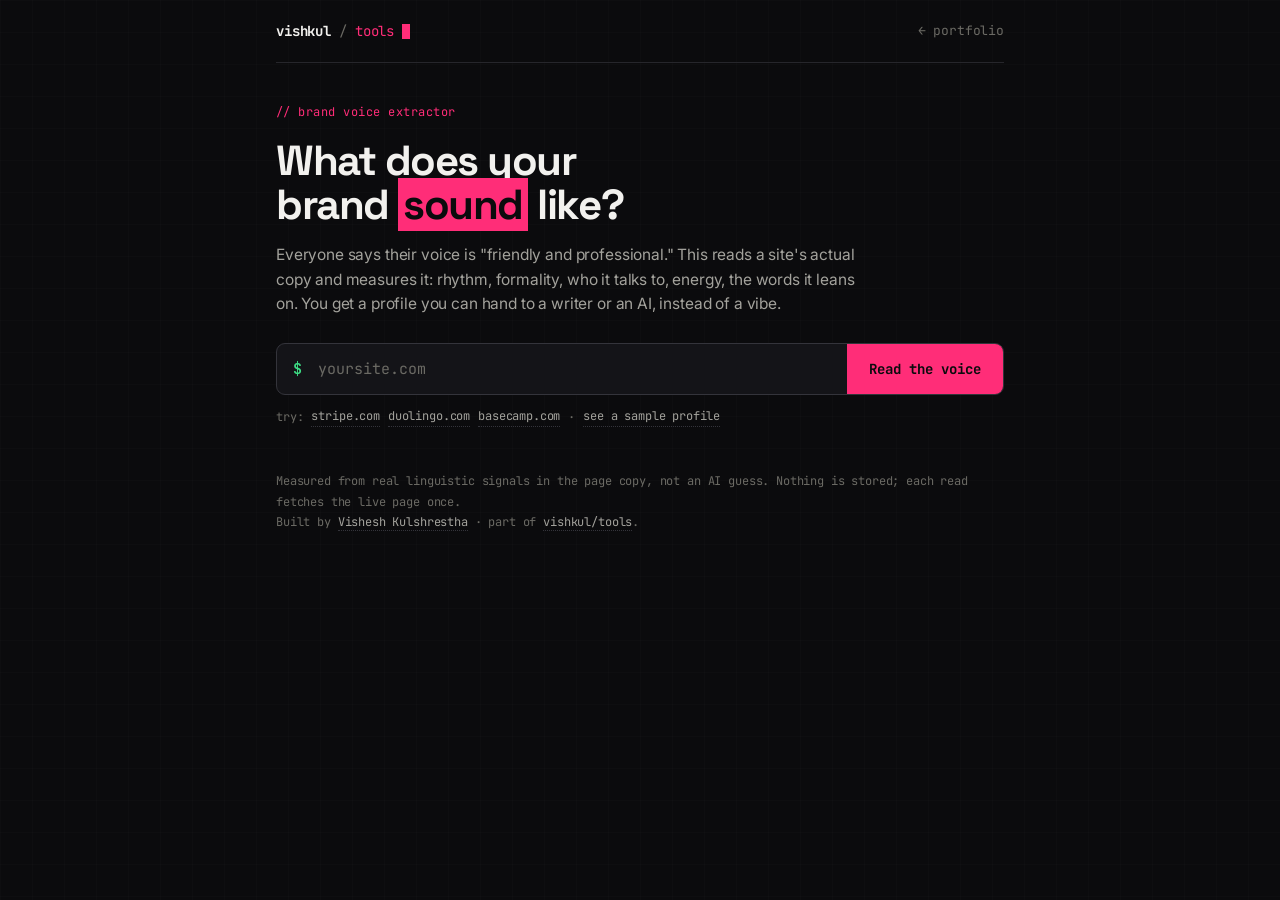
<file: tools/brand-voice.html>
<!doctype html>
<html lang="en">
<head>
<meta charset="utf-8">
<meta name="viewport" content="width=device-width, initial-scale=1">
<title>Brand Voice Extractor · What does your site sound like? · vishkul/tools</title>
<meta name="description" content="Paste a URL and get a measured voice profile of the site's copy: tone, rhythm, formality, perspective, signature words, plus do's and don'ts and a paste-ready prompt for full guidelines.">
<meta property="og:title" content="Brand Voice Extractor · vishkul/tools">
<meta property="og:description" content="Turn any site's copy into a usable brand voice profile, measured from real linguistic signals.">
<link rel="preconnect" href="https://fonts.googleapis.com">
<link rel="preconnect" href="https://fonts.gstatic.com" crossorigin>
<link href="https://fonts.googleapis.com/css2?family=Space+Grotesk:wght@400;500;600;700&family=JetBrains+Mono:wght@400;500;600;700&family=Inter:wght@400;450;500;600&display=swap" rel="stylesheet">
<link rel="stylesheet" href="/tools/assets/tools.css">
<style>
  .lede { margin-top: 40px; }
  .kicker { font-size: 12px; color: var(--accent); letter-spacing: 0.04em; }
  h1.title { font-family: var(--display); font-size: clamp(28px, 5.4vw, 42px); font-weight: 700;
    line-height: 1.05; margin-top: 16px; letter-spacing: -0.035em; }
  .sub { font-family: var(--body); margin-top: 16px; color: var(--dim); font-size: 15.5px; max-width: 60ch; line-height: 1.6; }

  .scanbox { margin-top: 26px; }
  .inputline { display: flex; align-items: stretch; border: 1px solid var(--border-2); border-radius: 9px;
    overflow: hidden; background: var(--surface); transition: border-color .18s; }
  .inputline:focus-within { border-color: var(--accent); }
  .inputline .sigil { display: flex; align-items: center; padding: 0 4px 0 16px; color: var(--green); font-weight: 600; }
  .inputline input { flex: 1; background: transparent; border: none; color: var(--text); font-family: var(--mono);
    font-size: 15px; padding: 15px 12px; outline: none; min-width: 0; }
  .inputline input::placeholder { color: var(--dimmer); }
  .inputline button { background: var(--accent); color: #0b0b0d; border: none; font-family: var(--mono);
    font-weight: 700; font-size: 14px; padding: 0 22px; cursor: pointer; white-space: nowrap; transition: filter .18s; }
  .inputline button:hover { filter: brightness(1.08); }
  .inputline button:disabled { filter: grayscale(0.4) brightness(0.7); cursor: default; }
  .examples { margin-top: 12px; font-size: 12px; color: var(--dimmer); display: flex; gap: 8px; flex-wrap: wrap; align-items: center; }
  .examples .chip { color: var(--dim); cursor: pointer; border-bottom: 1px dotted var(--border-2); transition: color .18s; }
  .examples .chip:hover { color: var(--accent); }

  #console { margin-top: 26px; display: none; }
  .diag { font-size: 13.5px; line-height: 1.9; }
  .diag .line { opacity: 0; animation: fade .25s forwards; }
  .diag .line .ar { color: var(--accent); }
  .diag .line .ok { color: var(--green); }
  .diag .line .er { color: var(--red); }
  @keyframes fade { to { opacity: 1; } }
  .cursor { display: inline-block; width: 8px; height: 15px; background: var(--accent);
    vertical-align: text-bottom; animation: blink 1s steps(2) infinite; }

  #report { margin-top: 28px; display: none; }

  /* voice headline */
  .voicecard { border: 1px solid var(--border); border-left: 2px solid var(--accent); border-radius: 12px;
    padding: 24px; background: var(--surface); }
  .vlabel { font-size: 11px; color: var(--dimmer); letter-spacing: 0.06em; }
  .tone-row { margin-top: 12px; display: flex; gap: 8px; flex-wrap: wrap; }
  .tone { font-family: var(--mono); font-size: 13px; font-weight: 600; color: var(--accent);
    background: var(--accent-dim); border: 1px solid var(--accent-line); border-radius: 6px; padding: 5px 12px; }
  .vsummary { font-family: var(--display); font-weight: 500; font-size: clamp(18px, 3vw, 22px);
    line-height: 1.4; margin-top: 16px; letter-spacing: -0.01em; }
  .vmeta { margin-top: 12px; font-size: 12px; color: var(--dimmer); }
  .vmeta .u { word-break: break-all; }

  /* dimensions */
  .dims { margin-top: 26px; border: 1px solid var(--border); border-radius: 12px; overflow: hidden; background: var(--surface); }
  .dim { padding: 16px 22px; border-bottom: 1px solid var(--border); }
  .dim:last-child { border-bottom: none; }
  .dim-top { display: flex; align-items: baseline; gap: 12px; }
  .dim-label { font-family: var(--mono); font-size: 12.5px; color: var(--dim); width: 150px; flex: 0 0 auto; }
  .dim-value { font-family: var(--body); font-weight: 600; font-size: 15px; color: var(--text); }
  .dim-detail { font-family: var(--body); margin-top: 5px; margin-left: 162px; font-size: 13px; color: var(--dim); line-height: 1.55; }
  .seg { margin-top: 9px; margin-left: 162px; display: flex; height: 6px; border-radius: 4px; overflow: hidden; max-width: 320px; background: var(--surface-2); }
  .seg > i { display: block; height: 100%; }
  .seg-key { margin-top: 6px; margin-left: 162px; font-family: var(--mono); font-size: 10.5px; color: var(--dimmer); display: flex; gap: 14px; }
  @media (max-width:560px){ .dim-label{ width: 100%; } .dim-detail,.seg,.seg-key{ margin-left: 0; } }

  /* vocabulary */
  .block-head { margin-top: 32px; font-family: var(--display); font-weight: 600; font-size: 16px; }
  .pills { margin-top: 12px; display: flex; gap: 7px; flex-wrap: wrap; }
  .pill { font-family: var(--mono); font-size: 12px; color: var(--dim); border: 1px solid var(--border);
    border-radius: 5px; padding: 5px 10px; background: var(--bg-soft); }
  .pill::before { content: "#"; color: var(--accent); margin-right: 1px; }
  .pill .c { color: var(--dimmer); margin-left: 4px; }
  .pill.phrase::before { content: '" '; }
  .pill.phrase::after { content: ' "'; color: var(--dimmer); }
  .vnote { font-family: var(--body); margin-top: 12px; font-size: 13px; color: var(--dim); }
  .buzzbox { margin-top: 12px; border: 1px solid var(--border); border-left: 2px solid var(--amber); border-radius: 8px;
    padding: 13px 16px; background: var(--surface); font-family: var(--body); font-size: 13px; color: var(--dim); }
  .buzzbox b { color: var(--amber); font-weight: 600; }
  .greenbox { margin-top: 12px; border: 1px solid var(--border); border-left: 2px solid var(--green); border-radius: 8px;
    padding: 13px 16px; background: var(--surface); font-family: var(--body); font-size: 13px; color: var(--dim); }
  .greenbox b { color: var(--green); font-weight: 600; }

  /* dos / donts */
  .dd { margin-top: 14px; display: grid; grid-template-columns: 1fr 1fr; gap: 16px; }
  @media (max-width:620px){ .dd { grid-template-columns: 1fr; } }
  .dd-col { border: 1px solid var(--border); border-radius: 10px; padding: 16px 18px; background: var(--surface); }
  .dd-col h4 { font-family: var(--mono); font-size: 12px; letter-spacing: 0.04em; margin-bottom: 10px; }
  .dd-col.do h4 { color: var(--green); }
  .dd-col.dont h4 { color: var(--red); }
  .dd-col ul { list-style: none; }
  .dd-col li { font-family: var(--body); font-size: 13px; color: var(--dim); line-height: 1.55; padding: 7px 0;
    border-top: 1px solid var(--border); display: flex; gap: 9px; }
  .dd-col li:first-child { border-top: none; }
  .dd-col li .m { flex: 0 0 auto; }
  .dd-col.do li .m { color: var(--green); }
  .dd-col.dont li .m { color: var(--red); }

  /* prompt export */
  .promptwrap { margin-top: 32px; }
  .promptwrap .ph { display: flex; align-items: baseline; justify-content: space-between; gap: 12px; flex-wrap: wrap; }
  .promptwrap .ph h3 { font-family: var(--display); font-weight: 600; font-size: 16px; }
  .promptwrap .ph .hint { font-family: var(--body); font-size: 12.5px; color: var(--dimmer); }
  .promptbox { margin-top: 12px; border: 1px solid var(--border); border-radius: 10px; background: var(--bg-soft); overflow: hidden; }
  .promptbox .bar { display: flex; align-items: center; justify-content: space-between; padding: 9px 14px;
    background: var(--surface-2); border-bottom: 1px solid var(--border); }
  .promptbox .bar span { font-family: var(--mono); font-size: 11px; color: var(--dimmer); }
  .copybtn { font-family: var(--mono); font-size: 12px; font-weight: 600; color: var(--accent); background: transparent;
    border: 1px solid var(--accent-line); border-radius: 6px; padding: 5px 12px; cursor: pointer; transition: all .15s; }
  .copybtn:hover { background: var(--accent-dim); }
  .copybtn.done { color: var(--green); border-color: var(--green); }
  .promptbox pre { font-family: var(--mono); font-size: 12px; color: var(--dim); line-height: 1.6; padding: 16px;
    white-space: pre-wrap; word-break: break-word; max-height: 280px; overflow-y: auto; margin: 0; }

  .errbox { margin-top: 26px; border: 1px solid var(--border); border-left: 2px solid var(--red); border-radius: 8px;
    padding: 16px 18px; background: var(--surface); display: none; }
  .errbox.notice { border-left-color: var(--amber); }
  .errbox .er { color: var(--red); font-weight: 600; font-size: 14px; font-family: var(--body); }
  .errbox.notice .er { color: var(--amber); }
  .errbox .ed { color: var(--dim); font-size: 13px; margin-top: 6px; font-family: var(--body); line-height: 1.6; }

  .rescan { margin-top: 22px; font-size: 13px; font-family: var(--mono); }
  .rescan a { color: var(--accent); cursor: pointer; border-bottom: 1px dotted var(--accent-line); }
  .footnote { margin: 44px 0 60px; font-size: 12px; color: var(--dimmer); line-height: 1.7; }
  .footnote a { color: var(--dim); border-bottom: 1px dotted var(--border-2); }
  .footnote a:hover { color: var(--accent); }
</style>
<link rel="icon" href="/favicon.svg" type="image/svg+xml">
</head>
<body>
<div class="wrap">

  <nav class="topbar">
    <a class="brand" href="/"><b>vishkul</b> <span class="dimmer">/</span> <span class="accent">tools</span><span class="blink"></span></a>
    <a class="back" href="/">← portfolio</a>
  </nav>

  <header class="lede">
    <div class="kicker">// brand voice extractor</div>
    <h1 class="title">What does your<br>brand <span class="mark">sound</span> like?</h1>
    <p class="sub">Everyone says their voice is "friendly and professional." This reads a site's actual copy and measures it: rhythm, formality, who it talks to, energy, the words it leans on. You get a profile you can hand to a writer or an AI, instead of a vibe.</p>
  </header>

  <section class="scanbox">
    <div class="inputline">
      <span class="sigil">$</span>
      <input id="url" type="text" inputmode="url" autocomplete="off" spellcheck="false" placeholder="yoursite.com" aria-label="Website URL to profile">
      <button id="run" type="button">Read the voice</button>
    </div>
    <div class="examples">
      <span>try:</span>
      <span class="chip" data-url="stripe.com">stripe.com</span>
      <span class="chip" data-url="duolingo.com">duolingo.com</span>
      <span class="chip" data-url="basecamp.com">basecamp.com</span>
      <span class="dimmer">·</span>
      <span class="chip" id="demoLink">see a sample profile</span>
    </div>
  </section>

  <section id="console">
    <div class="term">
      <div class="term-head">
        <span class="dot"></span><span class="dot"></span><span class="dot"></span>
        <span class="term-path">~/tools/<span class="accent">brand-voice</span></span>
      </div>
      <div class="term-body"><div class="diag" id="diag"></div></div>
    </div>
  </section>

  <div class="errbox" id="errbox">
    <div class="er" id="errTitle"></div>
    <div class="ed" id="errDetail"></div>
  </div>

  <section id="report"></section>

  <p class="footnote">
    Measured from real linguistic signals in the page copy, not an AI guess. Nothing is stored; each read fetches the live page once.
    <br>Built by <a href="/">Vishesh Kulshrestha</a> · part of <a href="index.html">vishkul/tools</a>.
  </p>

</div>

<script>
const $ = (s) => document.querySelector(s);
const urlInput = $("#url"), runBtn = $("#run");
const consoleEl = $("#console"), diagEl = $("#diag");
const reportEl = $("#report"), errBox = $("#errbox");
const reduceMotion = window.matchMedia("(prefers-reduced-motion: reduce)").matches;

const STEPS = [
  (u) => `<span class="ar">→</span> resolving <b>${esc(u)}</b>`,
  ()  => `<span class="ar">→</span> fetching page`,
  ()  => `<span class="ar">→</span> extracting readable copy`,
  ()  => `<span class="ar">→</span> measuring sentence rhythm`,
  ()  => `<span class="ar">→</span> scoring formality`,
  ()  => `<span class="ar">→</span> mapping perspective (you vs we)`,
  ()  => `<span class="ar">→</span> reading energy and tone`,
  ()  => `<span class="ar">→</span> pulling signature vocabulary`,
  ()  => `<span class="ar">→</span> writing the profile`,
];

function esc(s){ return String(s).replace(/[&<>"]/g, c => ({'&':'&amp;','<':'&lt;','>':'&gt;','"':'&quot;'}[c])); }

let busy = false;
function startScan(raw){
  const u = (raw || urlInput.value || "").trim();
  if (!u || busy) return;
  busy = true; runBtn.disabled = true;
  errBox.style.display = "none"; errBox.className = "errbox";
  reportEl.style.display = "none"; reportEl.innerHTML = "";
  consoleEl.style.display = "block"; diagEl.innerHTML = "";
  const fetchPromise = fetch("/api/voice?url=" + encodeURIComponent(u))
    .then(async r => ({ ok: r.ok, status: r.status, data: await r.json().catch(() => ({})) }))
    .catch(e => ({ ok: false, status: 0, data: { error: "Network error. Couldn't start the read.", detail: String(e) } }));
  revealSteps(u, fetchPromise);
}

async function revealSteps(u, fetchPromise){
  const delay = reduceMotion ? 0 : 150;
  for (let i = 0; i < STEPS.length; i++){
    const line = document.createElement("div");
    line.className = "line"; line.innerHTML = STEPS[i](u);
    diagEl.appendChild(line);
    if (delay) await new Promise(r => setTimeout(r, delay));
  }
  const cur = document.createElement("span"); cur.className = "cursor"; diagEl.appendChild(cur);
  const res = await fetchPromise;
  cur.remove();

  if (res.data && res.data.error){
    fail(res.data.error); showBox(res.data.error, res.data.detail, false);
  } else if (res.data && res.data.ok === false){
    fail(res.data.message || "Not enough text to profile.");
    showBox("Not enough readable copy on that page", res.data.message, true);
  } else if (res.ok && res.data && res.data.ok){
    const d = document.createElement("div"); d.className = "line";
    d.innerHTML = `<span class="ok">✓ profiled</span> <span class="dimmer">· ${res.data.sample.words} words</span>`;
    diagEl.appendChild(d);
    renderReport(res.data);
  } else {
    fail("Something went wrong (HTTP " + res.status + ")."); showBox("Something went wrong", "HTTP " + res.status, false);
  }
  busy = false; runBtn.disabled = false;
}

function fail(msg){
  const f = document.createElement("div"); f.className = "line";
  f.innerHTML = `<span class="er">✕ ${esc(msg.length > 90 ? msg.slice(0,90)+"…" : msg)}</span>`;
  diagEl.appendChild(f);
}
function showBox(title, detail, notice){
  errBox.className = "errbox" + (notice ? " notice" : "");
  $("#errTitle").textContent = title;
  $("#errDetail").textContent = detail || "Try the full URL of a live, public, content-rich page.";
  errBox.style.display = "block";
}

function renderReport(r){
  const toneChips = r.tone.map(t => `<span class="tone">${esc(t)}</span>`).join("");

  const dims = r.dimensions.map(d => {
    let extra = "";
    if (d.bars){
      extra = `<div class="seg">
          <i style="width:${d.bars.short}%;background:var(--accent)"></i>
          <i style="width:${d.bars.medium}%;background:var(--accent-soft)"></i>
          <i style="width:${d.bars.long}%;background:var(--dimmer)"></i>
        </div>
        <div class="seg-key"><span>${d.bars.short}% short</span><span>${d.bars.medium}% medium</span><span>${d.bars.long}% long</span></div>`;
    } else if (d.ratio){
      const tot = Math.max(1, d.ratio.you + d.ratio.we);
      const yp = Math.round((d.ratio.you / tot) * 100);
      extra = `<div class="seg">
          <i style="width:${yp}%;background:var(--accent)"></i>
          <i style="width:${100-yp}%;background:var(--dimmer)"></i>
        </div>
        <div class="seg-key"><span>you ${d.ratio.you}</span><span>we ${d.ratio.we}</span></div>`;
    }
    return `<div class="dim">
        <div class="dim-top"><span class="dim-label">${esc(d.label)}</span><span class="dim-value">${esc(d.value)}</span></div>
        <div class="dim-detail">${esc(d.detail)}</div>${extra}
      </div>`;
  }).join("");

  const v = r.vocabulary;
  let vocab = `<div class="block-head">Signature vocabulary</div>`;
  if (v.signatureWords.length || v.phrases.length){
    if (v.signatureWords.length)
      vocab += `<div class="pills">` + v.signatureWords.map(w => `<span class="pill">${esc(w.word)}<span class="c">${w.count}</span></span>`).join("") + `</div>`;
    if (v.phrases.length)
      vocab += `<div class="pills" style="margin-top:9px">` + v.phrases.map(p => `<span class="pill phrase">${esc(p.phrase)}</span>`).join("") + `</div>`;
  } else {
    vocab += `<div class="vnote">No words repeat often enough to flag as signature terms. That can mean varied language, or simply a short page.</div>`;
  }
  if (v.buzzTotal >= 4)
    vocab += `<div class="buzzbox"><b>Buzzword watch:</b> ${v.buzzTotal} corporate buzzwords (${v.buzzwords.slice(0,4).map(b=>esc(b.word)).join(", ")}${v.buzzwords.length>4?"…":""}). They blur a distinctive voice. Trade them for plain, specific language.</div>`;
  else
    vocab += `<div class="greenbox"><b>Clean:</b> the copy mostly avoids empty buzzwords. That keeps the voice specific and trustworthy.</div>`;

  const dos = r.dos.map(x => `<li><span class="m">+</span><span>${esc(x)}</span></li>`).join("");
  const donts = r.donts.map(x => `<li><span class="m">−</span><span>${esc(x)}</span></li>`).join("");

  reportEl.innerHTML = `
    <div class="voicecard">
      <div class="vlabel">THE VOICE, IN ONE LINE</div>
      <div class="tone-row">${toneChips}</div>
      <div class="vsummary">${esc(r.summary)}</div>
      <div class="vmeta">read from <span class="u">${esc(r.url)}</span> · ${r.sample.words} words, ${r.sample.sentences} sentences</div>
    </div>

    <div class="dims">${dims}</div>

    ${vocab}

    <div class="block-head">Do's and don'ts</div>
    <div class="dd">
      <div class="dd-col do"><h4>DO</h4><ul>${dos || '<li><span>Keep doing what works.</span></li>'}</ul></div>
      <div class="dd-col dont"><h4>DON'T</h4><ul>${donts || '<li><span>No major risks flagged.</span></li>'}</ul></div>
    </div>

    <div class="promptwrap">
      <div class="ph">
        <h3>Want the full written guide?</h3>
        <span class="hint">Copy this into ChatGPT, Claude, or any AI</span>
      </div>
      <div class="promptbox">
        <div class="bar"><span>voice-guide-prompt.txt</span><button class="copybtn" id="copyBtn" type="button">Copy prompt</button></div>
        <pre id="promptText">${esc(r.prompt)}</pre>
      </div>
    </div>

    <div class="rescan"><a id="again">↑ profile another site</a></div>
  `;
  reportEl.style.display = "block";

  $("#copyBtn").addEventListener("click", async () => {
    const btn = $("#copyBtn");
    try { await navigator.clipboard.writeText(r.prompt); }
    catch { const t = document.createElement("textarea"); t.value = r.prompt; document.body.appendChild(t); t.select(); try{document.execCommand("copy");}catch(e){} t.remove(); }
    btn.textContent = "Copied ✓"; btn.classList.add("done");
    setTimeout(() => { btn.textContent = "Copy prompt"; btn.classList.remove("done"); }, 2000);
  });
  $("#again").addEventListener("click", () => { window.scrollTo({top:0,behavior:reduceMotion?"auto":"smooth"}); setTimeout(()=>urlInput.focus(),300); });
  reportEl.scrollIntoView({ behavior: reduceMotion ? "auto" : "smooth", block: "start" });
}

// ---- demo sample ----
const SAMPLE = {
  url: "https://example-saas.com",
  ok: true,
  sample: { words: 612, sentences: 58 },
  summary: "Energetic, Conversational, Direct. It speaks straight to the reader in short, punchy sentences.",
  tone: ["Energetic", "Conversational", "Direct"],
  dimensions: [
    { key:"rhythm", label:"Sentence rhythm", value:"Short and punchy", detail:"Averages 11 words per sentence. 52% short, 40% medium, 8% long.", bars:{ short:52, medium:40, long:8 } },
    { key:"formality", label:"Formality", value:"Casual", detail:"Frequent contractions and everyday words." },
    { key:"perspective", label:"Perspective", value:"Speaks to 'you'", detail:"Says 'you' 38 times vs 'we' 14. Strongly reader-focused.", ratio:{ you:38, we:14 } },
    { key:"energy", label:"Energy", value:"Lively", detail:"9 call-to-action openers, 6 exclamations, 4 questions." },
    { key:"reading", label:"Reading level", value:"Very accessible", detail:"Flesch-Kincaid grade about 6." }
  ],
  vocabulary: {
    signatureWords: [{word:"team",count:11},{word:"work",count:9},{word:"project",count:7},{word:"faster",count:6},{word:"together",count:5},{word:"simple",count:4}],
    phrases: [{phrase:"your team",count:6},{phrase:"get started",count:4},{phrase:"in minutes",count:3}],
    buzzwords: [{word:"seamless",count:2},{word:"powerful",count:1}],
    buzzTotal: 3
  },
  dos: [
    "Keep addressing the reader as 'you'. Second person is the spine of this voice.",
    "Favor short, punchy sentences. Averaging about 11 words keeps the momentum.",
    "Open with verbs and calls to action; the energy is part of the identity.",
    "Use contractions and everyday words. Sounding human is the point.",
    "Reuse your signature words (team, work, project, faster) for consistency."
  ],
  donts: [
    "Don't pad ideas into long, clause-heavy sentences. Brevity is part of the brand.",
    "Don't go flat or passive. Drained energy reads as off-brand.",
    "Don't slip into corporate stiffness or legalese."
  ],
  prompt: `You are a senior brand voice strategist. Using the measured profile and writing sample below, write a complete, practical brand voice and tone guide.

MEASURED PROFILE
- Tone: Energetic, Conversational, Direct
- Sentence rhythm: Short and punchy (avg 11 words; 52% short, 40% medium, 8% long)
- Formality: Casual
- Perspective: Speaks to 'you' (Says 'you' 38 times vs 'we' 14. Strongly reader-focused.)
- Energy: Lively
- Reading level: Very accessible (grade ~6)
- Signature words: team, work, project, faster, together, simple
- Repeated phrases: "your team", "get started", "in minutes"

WRITING SAMPLE
"Your team works better when the busywork disappears. Get started in minutes, not weeks. No training required. Pull everything into one place and watch the chaos settle..."

Produce: (1) a one-paragraph voice summary, (2) 4-6 voice principles with a short rationale each, (3) a "we sound like / we don't sound like" table, (4) three before/after rewrite examples, and (5) a quick checklist a writer can run before publishing. Keep it specific to this brand, not generic.`
};

function runDemo(){
  errBox.style.display = "none";
  consoleEl.style.display = "block"; diagEl.innerHTML = "";
  busy = true; runBtn.disabled = true;
  revealSteps(SAMPLE.url.replace("https://",""), Promise.resolve({ ok: true, status: 200, data: SAMPLE }));
}

runBtn.addEventListener("click", () => startScan());
urlInput.addEventListener("keydown", (e) => { if (e.key === "Enter") startScan(); });
document.querySelectorAll(".chip[data-url]").forEach(c => c.addEventListener("click", () => { urlInput.value = c.dataset.url; startScan(c.dataset.url); }));
$("#demoLink").addEventListener("click", runDemo);

const params = new URLSearchParams(location.search);
if (params.get("demo")) runDemo();
else if (params.get("url")) { urlInput.value = params.get("url"); startScan(params.get("url")); }
</script>
</body>
</html>
</file>
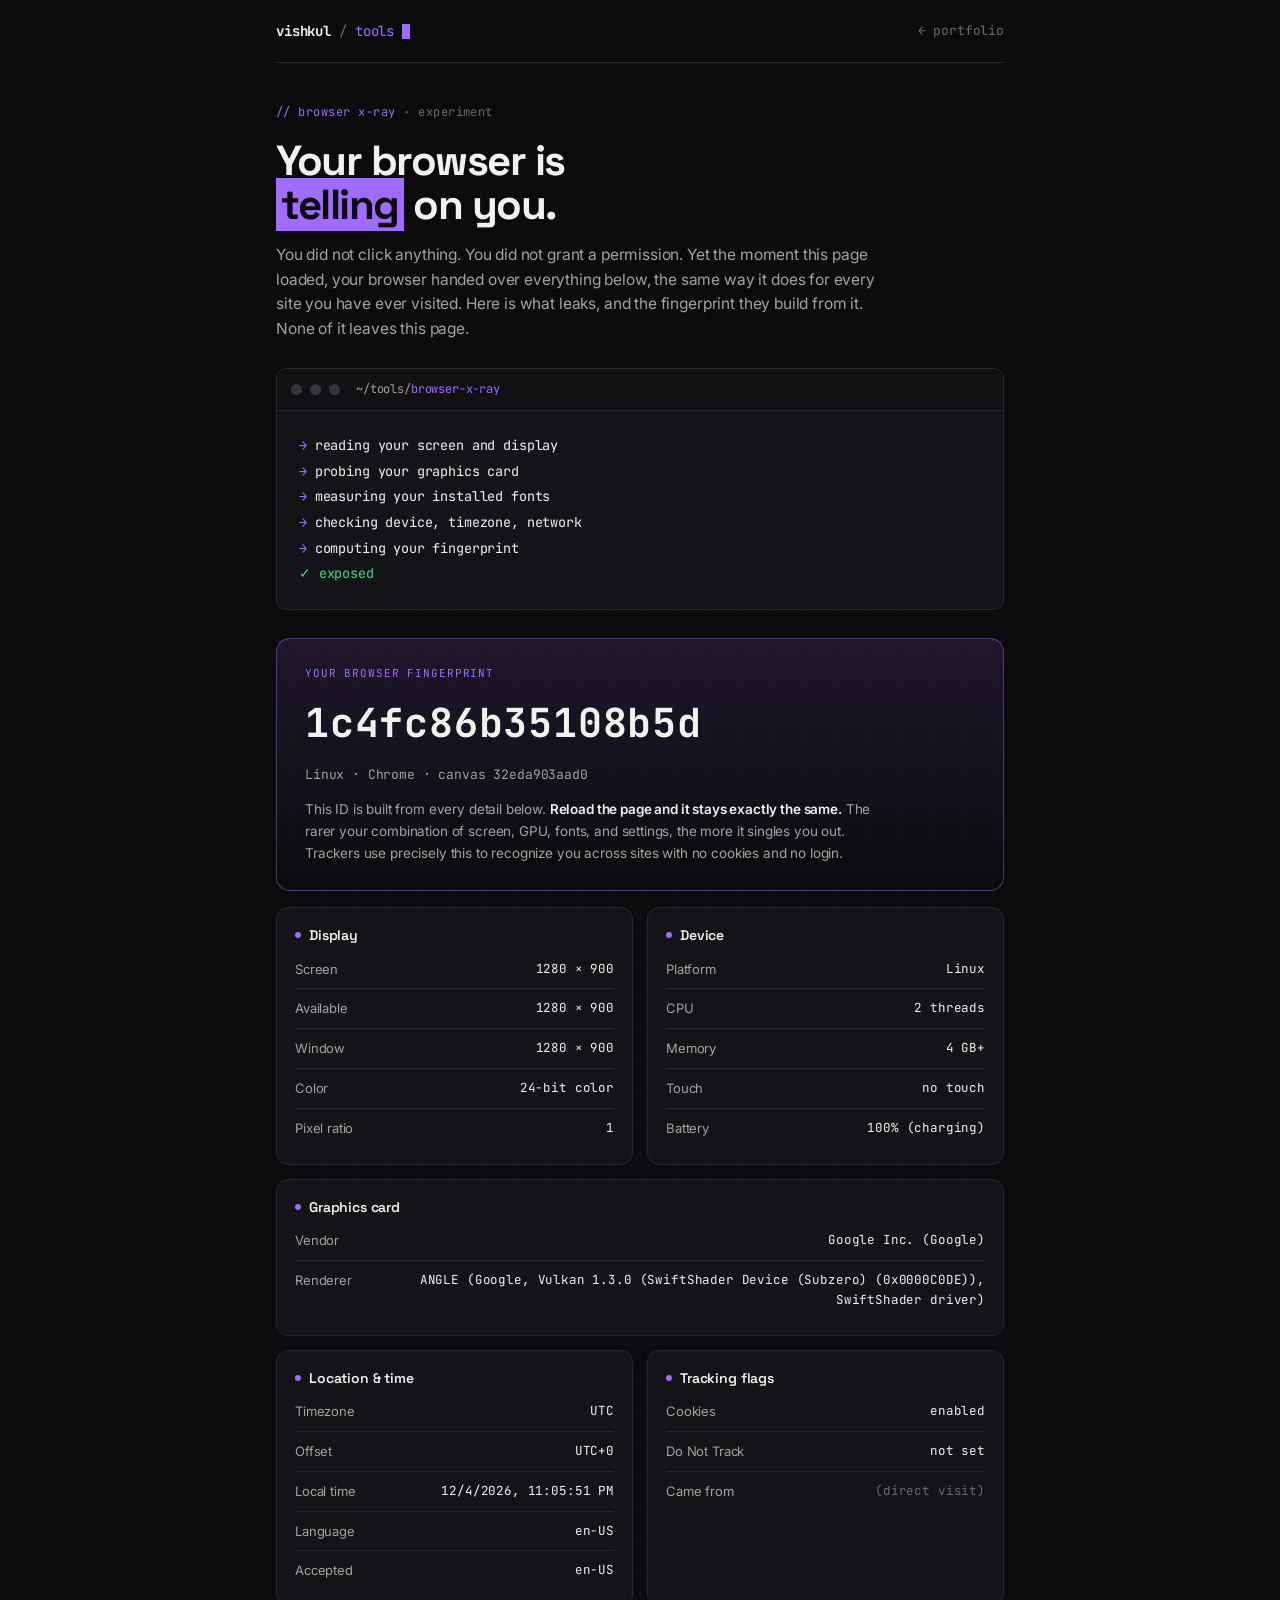
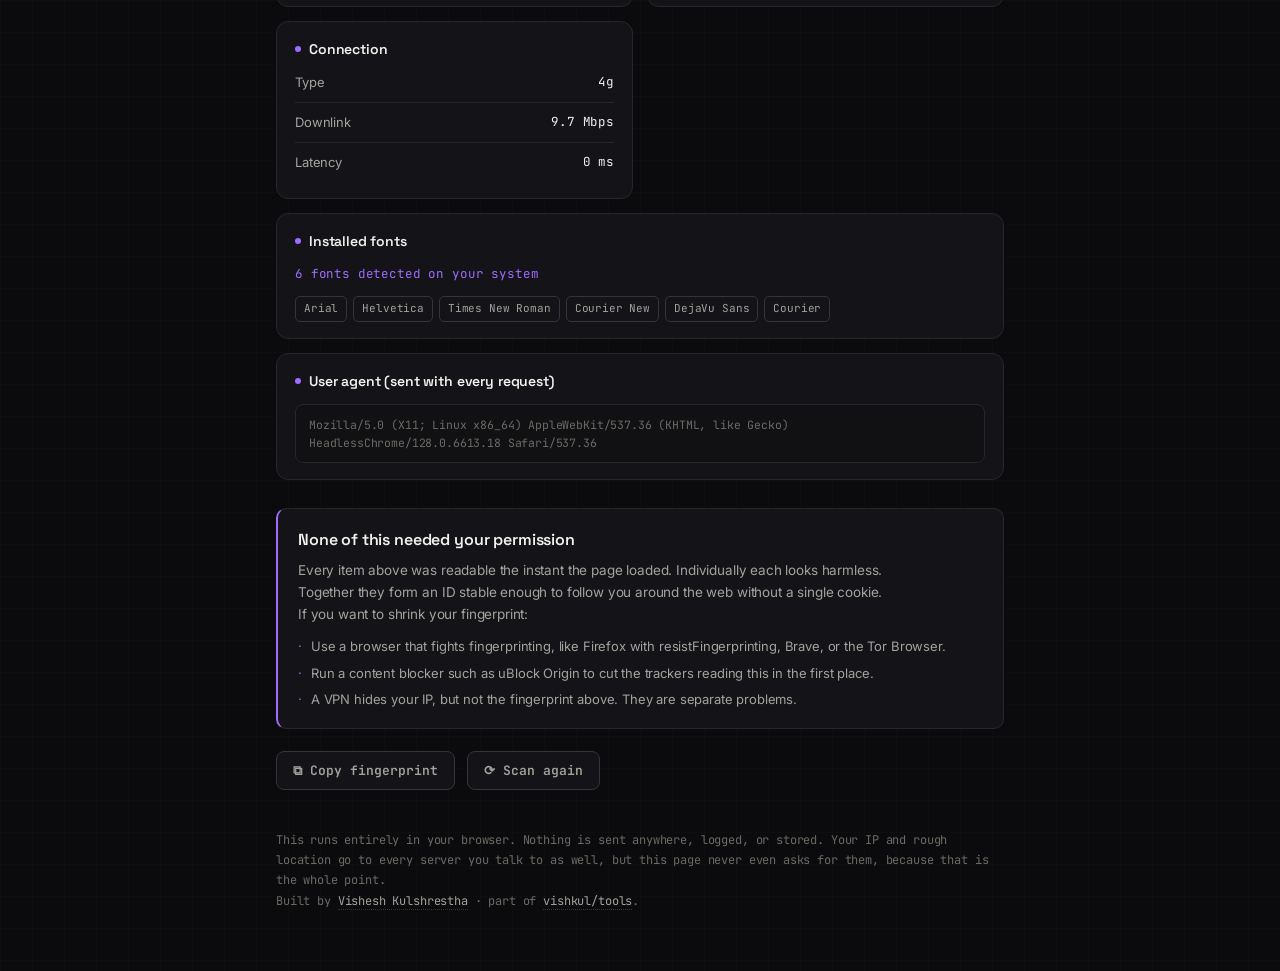
<file: tools/browser-x-ray.html>
<!doctype html>
<html lang="en">
<head>
<meta charset="utf-8">
<meta name="viewport" content="width=device-width, initial-scale=1">
<title>Browser X-ray · what your browser leaks · vishkul/tools</title>
<meta name="description" content="Every site you visit silently reads your screen, GPU, fonts, hardware, and more, then fingerprints you with no cookies needed. This shows you exactly what leaks. Nothing leaves your browser.">
<meta property="og:title" content="Browser X-ray · vishkul/tools">
<meta property="og:description" content="See everything your browser quietly hands to every site you visit. Nothing leaves the page.">
<link rel="preconnect" href="https://fonts.googleapis.com">
<link rel="preconnect" href="https://fonts.gstatic.com" crossorigin>
<link href="https://fonts.googleapis.com/css2?family=Space+Grotesk:wght@400;500;600;700&family=JetBrains+Mono:wght@400;500;600;700&family=Inter:wght@400;450;500;600&display=swap" rel="stylesheet">
<link rel="stylesheet" href="/tools/assets/tools.css">
<style>
  /* Experiment -> violet accent */
  :root { --accent: #a06bff; --accent-line: rgba(160,107,255,0.42); --accent-dim: rgba(160,107,255,0.13); }

  .lede { margin-top: 40px; }
  .kicker { font-size: 12px; color: var(--accent); letter-spacing: 0.04em; }
  .kicker .lab { color: var(--dimmer); }
  h1.title { font-family: var(--display); font-size: clamp(28px, 5.4vw, 42px); font-weight: 700; line-height: 1.05; margin-top: 16px; letter-spacing: -0.035em; }
  .sub { font-family: var(--body); margin-top: 16px; color: var(--dim); font-size: 15.5px; max-width: 60ch; line-height: 1.6; }

  #console { margin-top: 26px; display: none; }
  .diag { font-size: 13.5px; line-height: 1.9; }
  .diag .line { opacity: 0; animation: fade .25s forwards; }
  .diag .line .ar { color: var(--accent); }
  .diag .line .ok { color: var(--green); }
  @keyframes fade { to { opacity: 1; } }
  .cursor { display: inline-block; width: 8px; height: 15px; background: var(--accent); vertical-align: text-bottom; animation: blink 1s steps(2) infinite; }

  #report { margin-top: 28px; display: none; }
  .report-anim { animation: rise .4s cubic-bezier(.2,.8,.2,1) both; }
  @keyframes rise { from { opacity: 0; transform: translateY(10px); } to { opacity: 1; transform: none; } }

  .fpcard { border: 1px solid var(--accent-line); border-radius: 14px; background: linear-gradient(180deg, var(--accent-dim), transparent); padding: 26px 28px; }
  .fp-tag { font-family: var(--mono); font-size: 11px; color: var(--accent); letter-spacing: 0.08em; text-transform: uppercase; }
  .fp-hash { font-family: var(--mono); font-size: clamp(26px, 6vw, 40px); font-weight: 700; color: var(--text); letter-spacing: 0.02em; margin-top: 8px; word-break: break-all; }
  .fp-sys { font-family: var(--mono); font-size: 13px; color: var(--dim); margin-top: 10px; }
  .fp-note { font-family: var(--body); font-size: 13.5px; color: var(--dim); line-height: 1.6; margin-top: 14px; max-width: 64ch; }
  .fp-note b { color: var(--text); font-weight: 600; }

  .grid { margin-top: 16px; display: grid; grid-template-columns: 1fr 1fr; gap: 14px; }
  @media (max-width:680px){ .grid { grid-template-columns: 1fr; } }
  .dcard { border: 1px solid var(--border); border-radius: 12px; background: var(--surface); padding: 16px 18px; }
  .dcard.span { grid-column: 1 / -1; }
  .dc-head { font-family: var(--display); font-size: 14px; font-weight: 600; display: flex; align-items: center; gap: 8px; }
  .dc-head .dot { width: 6px; height: 6px; border-radius: 50%; background: var(--accent); }
  .kv { display: flex; justify-content: space-between; gap: 16px; padding: 9px 0; border-top: 1px solid var(--border); }
  .kv:nth-child(2) { border-top: none; padding-top: 12px; }
  .kv .k { font-family: var(--body); color: var(--dim); font-size: 13px; flex: 0 0 auto; }
  .kv .v { font-family: var(--mono); color: var(--text); font-size: 12.5px; text-align: right; word-break: break-word; }
  .kv .v.faint { color: var(--dimmer); }

  .fontlist { margin-top: 12px; display: flex; flex-wrap: wrap; gap: 6px; }
  .fontlist .ft { font-family: var(--mono); font-size: 11px; color: var(--dim); border: 1px solid var(--border-2); border-radius: 5px; padding: 3px 8px; }
  .fontcount { font-family: var(--mono); font-size: 12.5px; color: var(--accent); margin-top: 12px; }

  .ua-block { margin-top: 12px; font-family: var(--mono); font-size: 11.5px; color: var(--dimmer); line-height: 1.5; word-break: break-word; background: var(--bg-soft); border: 1px solid var(--border); border-radius: 8px; padding: 11px 13px; }

  .closing { margin-top: 28px; border: 1px solid var(--border); border-left: 2px solid var(--accent); border-radius: 10px; background: var(--surface); padding: 18px 20px; }
  .closing h3 { font-family: var(--display); font-size: 16px; font-weight: 600; }
  .closing p { font-family: var(--body); font-size: 13.5px; color: var(--dim); line-height: 1.6; margin-top: 8px; max-width: 66ch; }
  .closing .tips { margin-top: 12px; display: flex; flex-direction: column; gap: 7px; }
  .closing .tips .t { font-family: var(--body); font-size: 13px; color: var(--dim); display: flex; gap: 9px; line-height: 1.5; }
  .closing .tips .t .m { color: var(--accent); flex: 0 0 auto; }

  .controls { margin-top: 22px; display: flex; gap: 12px; flex-wrap: wrap; }
  .controls button { font-family: var(--mono); font-weight: 600; font-size: 13px; cursor: pointer; border-radius: 8px; padding: 10px 16px; transition: all .15s; background: var(--surface); color: var(--dim); border: 1px solid var(--border-2); }
  .controls button:hover { color: var(--accent); border-color: var(--accent-line); }
  .controls button.done { color: var(--green); border-color: var(--green); }

  .footnote { margin: 40px 0 60px; font-size: 12px; color: var(--dimmer); line-height: 1.7; }
  .footnote a { color: var(--dim); border-bottom: 1px dotted var(--border-2); }
  .footnote a:hover { color: var(--accent); }
</style>
<link rel="icon" href="/favicon.svg" type="image/svg+xml">
</head>
<body>
<div class="wrap">

  <nav class="topbar">
    <a class="brand" href="/"><b>vishkul</b> <span class="dimmer">/</span> <span class="accent">tools</span><span class="blink"></span></a>
    <a class="back" href="/">← portfolio</a>
  </nav>

  <header class="lede">
    <div class="kicker">// browser x-ray <span class="lab">· experiment</span></div>
    <h1 class="title">Your browser is<br><span class="mark">telling</span> on you.</h1>
    <p class="sub">You did not click anything. You did not grant a permission. Yet the moment this page loaded, your browser handed over everything below, the same way it does for every site you have ever visited. Here is what leaks, and the fingerprint they build from it. None of it leaves this page.</p>
  </header>

  <section id="console">
    <div class="term">
      <div class="term-head">
        <span class="dot"></span><span class="dot"></span><span class="dot"></span>
        <span class="term-path">~/tools/<span class="accent">browser-x-ray</span></span>
      </div>
      <div class="term-body"><div class="diag" id="diag"></div></div>
    </div>
  </section>

  <section id="report"></section>

  <p class="footnote">
    This runs entirely in your browser. Nothing is sent anywhere, logged, or stored. Your IP and rough location go to every server you talk to as well, but this page never even asks for them, because that is the whole point.
    <br>Built by <a href="/">Vishesh Kulshrestha</a> · part of <a href="index.html">vishkul/tools</a>.
  </p>

</div>

<script>
function cyrb(str){ let h1=0xdeadbeef,h2=0x41c6ce57;
  for(let i=0;i<str.length;i++){const c=str.charCodeAt(i);h1=Math.imul(h1^c,2654435761);h2=Math.imul(h2^c,1597334677);}
  h1=Math.imul(h1^(h1>>>16),2246822507);h1^=Math.imul(h2^(h2>>>13),3266489909);
  h2=Math.imul(h2^(h2>>>16),2246822507);h2^=Math.imul(h1^(h1>>>13),3266489909);
  return (h2>>>0).toString(16).padStart(8,'0')+(h1>>>0).toString(16).padStart(8,'0');
}
function getGPU(){
  try{
    const c=document.createElement('canvas');
    const gl=c.getContext('webgl')||c.getContext('experimental-webgl');
    if(!gl) return {vendor:'n/a', renderer:'WebGL unavailable'};
    const dbg=gl.getExtension('WEBGL_debug_renderer_info');
    if(!dbg) return {vendor:String(gl.getParameter(gl.VENDOR)), renderer:String(gl.getParameter(gl.RENDERER))};
    return {vendor:String(gl.getParameter(dbg.UNMASKED_VENDOR_WEBGL)), renderer:String(gl.getParameter(dbg.UNMASKED_RENDERER_WEBGL))};
  }catch(e){ return {vendor:'n/a', renderer:'blocked'}; }
}
function canvasFP(){
  try{
    const c=document.createElement('canvas'); c.width=250; c.height=60;
    const ctx=c.getContext('2d'); ctx.textBaseline='top';
    ctx.font="16px 'Arial'"; ctx.fillStyle='#f60'; ctx.fillRect(2,2,118,22);
    ctx.fillStyle='#089'; ctx.fillText('fingerprint \u{1F512} 0123',4,4);
    ctx.fillStyle='rgba(102,204,0,0.6)'; ctx.fillText('fingerprint \u{1F512} 0123',6,8);
    return cyrb(c.toDataURL()).slice(0,12);
  }catch(e){ return 'blocked'; }
}
function detectFonts(){
  try{
    const base=['monospace','sans-serif','serif'], test='mmmmmmmmmmlli', size='72px';
    const span=document.createElement('span'); span.setAttribute('aria-hidden','true');
    span.style.cssText='position:absolute;left:-9999px;top:-9999px;visibility:hidden;font-size:'+size+';';
    span.textContent=test; document.body.appendChild(span);
    const bw={}, bh={};
    base.forEach(b=>{ span.style.fontFamily=b; bw[b]=span.offsetWidth; bh[b]=span.offsetHeight; });
    const cands=['Arial','Helvetica','Times New Roman','Courier New','Georgia','Verdana','Tahoma','Trebuchet MS','Comic Sans MS','Impact','Calibri','Cambria','Consolas','Segoe UI','Roboto','Arial Black','Palatino Linotype','Lucida Console','Garamond','Franklin Gothic Medium','Century Gothic','Candara','Optima','Futura','Gill Sans','Baskerville','American Typewriter','Andale Mono','Menlo','Monaco','Geneva','Helvetica Neue','Noto Sans','Ubuntu','Cantarell','DejaVu Sans','San Francisco','Courier','Lucida Grande','MS Gothic'];
    const found=[];
    cands.forEach(f=>{ for(const b of base){ span.style.fontFamily="'"+f+"',"+b; if(span.offsetWidth!==bw[b]||span.offsetHeight!==bh[b]){ found.push(f); break; } } });
    document.body.removeChild(span);
    return found;
  }catch(e){ return []; }
}
function parseUA(ua){
  let os='Unknown', br='Unknown';
  if(/Windows NT 10/.test(ua))os='Windows 10/11'; else if(/Windows/.test(ua))os='Windows'; else if(/Mac OS X/.test(ua))os='macOS'; else if(/Android/.test(ua))os='Android'; else if(/(iPhone|iPad|iPod)/.test(ua))os='iOS'; else if(/CrOS/.test(ua))os='ChromeOS'; else if(/Linux/.test(ua))os='Linux';
  if(/Edg\//.test(ua))br='Edge'; else if(/OPR\//.test(ua))br='Opera'; else if(/Firefox\//.test(ua))br='Firefox'; else if(/Chrome\//.test(ua))br='Chrome'; else if(/Safari\//.test(ua))br='Safari';
  return os+' · '+br;
}
async function gather(){
  const nav=navigator, scr=screen;
  const gpu=getGPU(), fonts=detectFonts(), cfp=canvasFP();
  let tz='n/a'; try{ tz=Intl.DateTimeFormat().resolvedOptions().timeZone; }catch(e){}
  const off=-new Date().getTimezoneOffset(); const offStr='UTC'+(off>=0?'+':'')+(off/60);
  let battery=null;
  try{ if(nav.getBattery){ const b=await Promise.race([nav.getBattery(), new Promise(r=>setTimeout(()=>r(null),600))]); if(b&&typeof b.level==='number') battery={level:Math.round(b.level*100), charging:b.charging}; } }catch(e){}
  const conn=nav.connection||nav.mozConnection||nav.webkitConnection;
  const ua=nav.userAgent||'n/a';
  const data={
    sys: parseUA(ua),
    screen:{ res:Math.round(scr.width*(window.devicePixelRatio||1))+' × '+Math.round(scr.height*(window.devicePixelRatio||1)), avail:scr.availWidth+' × '+scr.availHeight, win:window.innerWidth+' × '+window.innerHeight, depth:scr.colorDepth+'-bit color', dpr:String(window.devicePixelRatio||1) },
    hw:{ platform:((nav.userAgentData&&nav.userAgentData.platform)?nav.userAgentData.platform:(nav.platform||'n/a')), cores:(nav.hardwareConcurrency?nav.hardwareConcurrency+' threads':'not exposed'), mem:(nav.deviceMemory?nav.deviceMemory+' GB+':'not exposed'), touch:((nav.maxTouchPoints||0)>0? nav.maxTouchPoints+' points':'no touch') },
    gpu,
    loc:{ tz, offset:offStr, time:new Date().toLocaleString(), lang:nav.language||'n/a', langs:(nav.languages||[]).join(', ')||'n/a' },
    fonts, cfp, battery,
    conn: conn?{ type:(conn.effectiveType||'n/a'), down:(conn.downlink!=null?conn.downlink+' Mbps':'n/a'), rtt:(conn.rtt!=null?conn.rtt+' ms':'n/a') }:null,
    flags:{ cookies:(nav.cookieEnabled?'enabled':'disabled'), dnt:(nav.doNotTrack==='1'?'requested':(nav.doNotTrack==='0'?'off':'not set')), referrer:(document.referrer||'(direct visit)') },
    ua
  };
  const sig=[ua,data.screen.res,data.screen.depth,data.screen.dpr,gpu.vendor,gpu.renderer,tz,data.loc.langs,data.hw.cores,data.hw.mem,fonts.join(','),cfp].join('|');
  data.fingerprint=cyrb(sig);
  return data;
}

const $ = (s)=>document.querySelector(s);
const consoleEl=$("#console"), diagEl=$("#diag"), reportEl=$("#report");
const reduceMotion = window.matchMedia("(prefers-reduced-motion: reduce)").matches;
function esc(s){ return String(s).replace(/[&<>"]/g,c=>({'&':'&amp;','<':'&lt;','>':'&gt;','"':'&quot;'}[c])); }

const STEPS=[
  ()=>`<span class="ar">→</span> reading your screen and display`,
  ()=>`<span class="ar">→</span> probing your graphics card`,
  ()=>`<span class="ar">→</span> measuring your installed fonts`,
  ()=>`<span class="ar">→</span> checking device, timezone, network`,
  ()=>`<span class="ar">→</span> computing your fingerprint`,
];

async function run(){
  consoleEl.style.display="block"; diagEl.innerHTML="";
  reportEl.style.display="none"; reportEl.innerHTML="";
  const data = await gather();
  const delay = reduceMotion ? 0 : 150;
  for(let i=0;i<STEPS.length;i++){
    const line=document.createElement("div"); line.className="line"; line.innerHTML=STEPS[i]();
    diagEl.appendChild(line);
    if(delay) await new Promise(r=>setTimeout(r,delay));
  }
  const cur=document.createElement("span"); cur.className="cursor"; diagEl.appendChild(cur);
  if(delay) await new Promise(r=>setTimeout(r,180));
  cur.remove();
  const d=document.createElement("div"); d.className="line"; d.innerHTML=`<span class="ok">✓ exposed</span>`;
  diagEl.appendChild(d);
  render(data);
}

function kv(k,v,faint){ return `<div class="kv"><span class="k">${k}</span><span class="v${faint?' faint':''}">${esc(v)}</span></div>`; }

function render(data){
  const d=data;
  const fontsShown = d.fonts.slice(0,14).map(f=>`<span class="ft">${esc(f)}</span>`).join("");
  const connCard = d.conn ? `
    <div class="dcard">
      <div class="dc-head"><span class="dot"></span>Connection</div>
      ${kv("Type", d.conn.type)}${kv("Downlink", d.conn.down)}${kv("Latency", d.conn.rtt)}
    </div>` : "";
  const batteryRow = d.battery ? kv("Battery", d.battery.level+"%"+(d.battery.charging?" (charging)":"")) : "";

  reportEl.innerHTML = `
  <div class="report-anim">
    <div class="fpcard">
      <div class="fp-tag">your browser fingerprint</div>
      <div class="fp-hash">${esc(d.fingerprint)}</div>
      <div class="fp-sys">${esc(d.sys)} · canvas ${esc(d.cfp)}</div>
      <div class="fp-note">This ID is built from every detail below. <b>Reload the page and it stays exactly the same.</b> The rarer your combination of screen, GPU, fonts, and settings, the more it singles you out. Trackers use precisely this to recognize you across sites with no cookies and no login.</div>
    </div>

    <div class="grid">
      <div class="dcard">
        <div class="dc-head"><span class="dot"></span>Display</div>
        ${kv("Screen", d.screen.res)}${kv("Available", d.screen.avail)}${kv("Window", d.screen.win)}${kv("Color", d.screen.depth)}${kv("Pixel ratio", d.screen.dpr)}
      </div>
      <div class="dcard">
        <div class="dc-head"><span class="dot"></span>Device</div>
        ${kv("Platform", d.hw.platform)}${kv("CPU", d.hw.cores)}${kv("Memory", d.hw.mem)}${kv("Touch", d.hw.touch)}${batteryRow}
      </div>
      <div class="dcard span">
        <div class="dc-head"><span class="dot"></span>Graphics card</div>
        ${kv("Vendor", d.gpu.vendor)}${kv("Renderer", d.gpu.renderer)}
      </div>
      <div class="dcard">
        <div class="dc-head"><span class="dot"></span>Location &amp; time</div>
        ${kv("Timezone", d.loc.tz)}${kv("Offset", d.loc.offset)}${kv("Local time", d.loc.time)}${kv("Language", d.loc.lang)}${kv("Accepted", d.loc.langs)}
      </div>
      <div class="dcard">
        <div class="dc-head"><span class="dot"></span>Tracking flags</div>
        ${kv("Cookies", d.flags.cookies)}${kv("Do Not Track", d.flags.dnt)}${kv("Came from", d.flags.referrer, true)}
        ${connCard? "" : ""}
      </div>
      ${connCard}
      <div class="dcard span">
        <div class="dc-head"><span class="dot"></span>Installed fonts</div>
        <div class="fontcount">${d.fonts.length} fonts detected on your system</div>
        <div class="fontlist">${fontsShown}${d.fonts.length>14?`<span class="ft">+${d.fonts.length-14} more</span>`:""}</div>
      </div>
      <div class="dcard span">
        <div class="dc-head"><span class="dot"></span>User agent (sent with every request)</div>
        <div class="ua-block">${esc(d.ua)}</div>
      </div>
    </div>

    <div class="closing">
      <h3>None of this needed your permission</h3>
      <p>Every item above was readable the instant the page loaded. Individually each looks harmless. Together they form an ID stable enough to follow you around the web without a single cookie. If you want to shrink your fingerprint:</p>
      <div class="tips">
        <div class="t"><span class="m">·</span><span>Use a browser that fights fingerprinting, like Firefox with resistFingerprinting, Brave, or the Tor Browser.</span></div>
        <div class="t"><span class="m">·</span><span>Run a content blocker such as uBlock Origin to cut the trackers reading this in the first place.</span></div>
        <div class="t"><span class="m">·</span><span>A VPN hides your IP, but not the fingerprint above. They are separate problems.</span></div>
      </div>
    </div>

    <div class="controls">
      <button id="copyFp" type="button">⧉ Copy fingerprint</button>
      <button id="rescan" type="button">⟳ Scan again</button>
    </div>
  </div>`;
  reportEl.style.display="block";
  $("#rescan").addEventListener("click", run);
  $("#copyFp").addEventListener("click", async (e)=>{
    try{ await navigator.clipboard.writeText(d.fingerprint); }
    catch{ const t=document.createElement("textarea"); t.value=d.fingerprint; document.body.appendChild(t); t.select(); try{document.execCommand("copy");}catch(_){} t.remove(); }
    const b=e.target; const o=b.textContent; b.textContent="Copied ✓"; b.classList.add("done"); setTimeout(()=>{b.textContent=o;b.classList.remove("done");},1600);
  });
}

run();
</script>
</body>
</html>
</file>
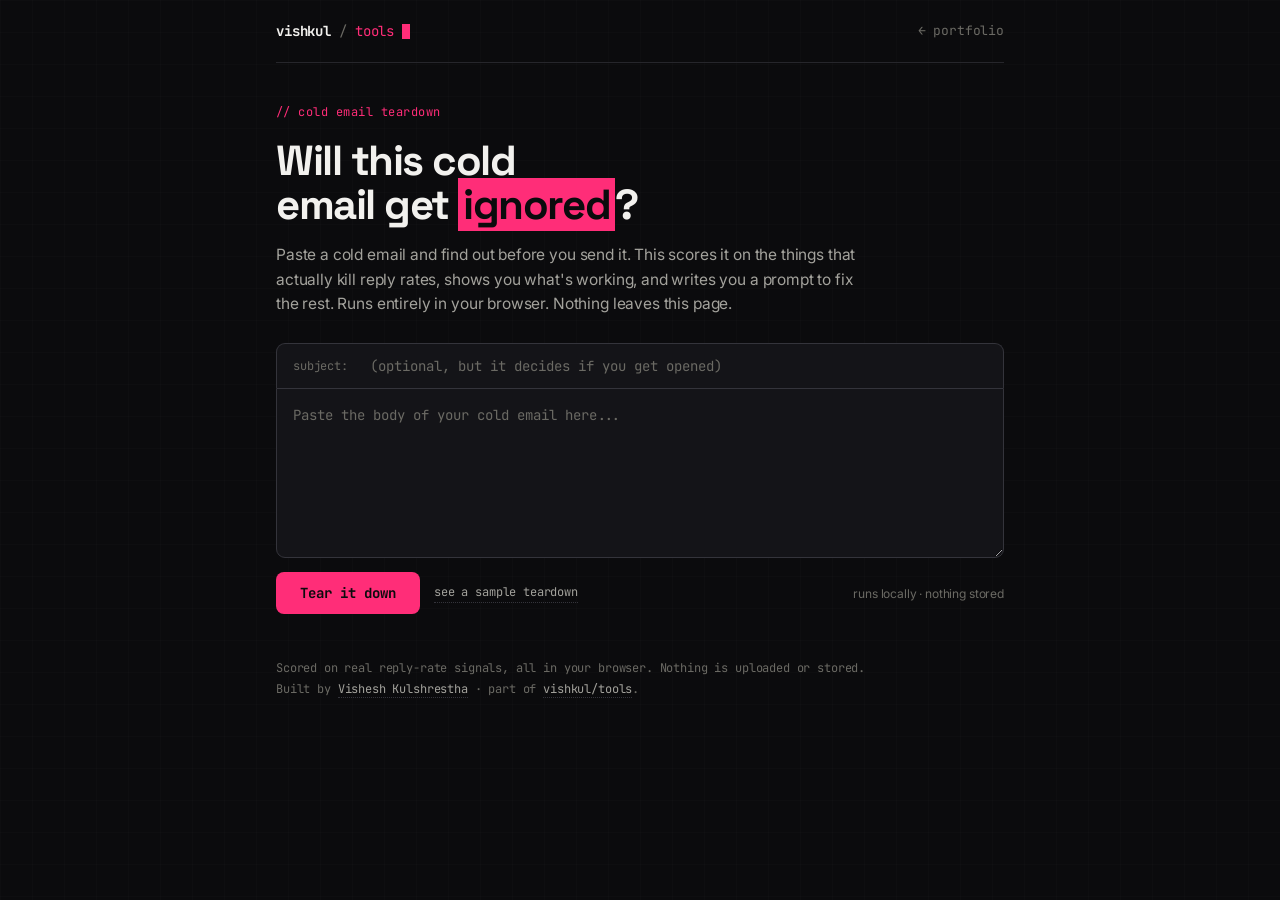
<file: tools/cold-email.html>
<!doctype html>
<html lang="en">
<head>
<meta charset="utf-8">
<meta name="viewport" content="width=device-width, initial-scale=1">
<title>Cold Email Teardown · Will this get a reply? · vishkul/tools</title>
<meta name="description" content="Paste a cold email and get an honest teardown: a reply-readiness score, the specific things killing your reply rate, and a prompt to rewrite it.">
<meta property="og:title" content="Cold Email Teardown · vishkul/tools">
<meta property="og:description" content="Paste a cold email, get an honest teardown and the fixes that win replies.">
<link rel="preconnect" href="https://fonts.googleapis.com">
<link rel="preconnect" href="https://fonts.gstatic.com" crossorigin>
<link href="https://fonts.googleapis.com/css2?family=Space+Grotesk:wght@400;500;600;700&family=JetBrains+Mono:wght@400;500;600;700&family=Inter:wght@400;450;500;600&display=swap" rel="stylesheet">
<link rel="stylesheet" href="/tools/assets/tools.css">
<style>
  .lede { margin-top: 40px; }
  .kicker { font-size: 12px; color: var(--accent); letter-spacing: 0.04em; }
  h1.title { font-family: var(--display); font-size: clamp(28px, 5.4vw, 42px); font-weight: 700;
    line-height: 1.05; margin-top: 16px; letter-spacing: -0.035em; }
  .sub { font-family: var(--body); margin-top: 16px; color: var(--dim); font-size: 15.5px; max-width: 60ch; line-height: 1.6; }

  .scanbox { margin-top: 26px; }
  .subjectline { display: flex; align-items: stretch; border: 1px solid var(--border-2); border-radius: 9px 9px 0 0;
    border-bottom: none; overflow: hidden; background: var(--surface); transition: border-color .18s; }
  .subjectline:focus-within { border-color: var(--accent); }
  .subjectline .tag { display: flex; align-items: center; padding: 0 10px 0 16px; color: var(--dimmer);
    font-family: var(--mono); font-size: 12px; white-space: nowrap; }
  .subjectline input { flex: 1; background: transparent; border: none; color: var(--text); font-family: var(--mono);
    font-size: 14px; padding: 13px 12px; outline: none; min-width: 0; }
  .subjectline input::placeholder { color: var(--dimmer); }
  .bodybox { border: 1px solid var(--border-2); border-radius: 0 0 9px 9px; background: var(--surface);
    overflow: hidden; transition: border-color .18s; }
  .bodybox:focus-within { border-color: var(--accent); }
  textarea#body { width: 100%; background: transparent; border: none; color: var(--text); font-family: var(--mono);
    font-size: 14px; line-height: 1.6; padding: 15px 16px; outline: none; resize: vertical; min-height: 168px; display: block; }
  textarea#body::placeholder { color: var(--dimmer); }
  .runrow { margin-top: 14px; display: flex; align-items: center; gap: 14px; flex-wrap: wrap; }
  .runrow button { background: var(--accent); color: #0b0b0d; border: none; font-family: var(--mono);
    font-weight: 700; font-size: 14px; padding: 12px 24px; border-radius: 8px; cursor: pointer; transition: filter .18s; }
  .runrow button:hover { filter: brightness(1.08); }
  .runrow button:disabled { filter: grayscale(0.4) brightness(0.7); cursor: default; }
  .runrow .chip { font-family: var(--mono); font-size: 12px; color: var(--dim); cursor: pointer; border-bottom: 1px dotted var(--border-2); }
  .runrow .chip:hover { color: var(--accent); }
  .runrow .note { font-family: var(--body); font-size: 12px; color: var(--dimmer); margin-left: auto; }

  #console { margin-top: 26px; display: none; }
  .diag { font-size: 13.5px; line-height: 1.9; }
  .diag .line { opacity: 0; animation: fade .25s forwards; }
  .diag .line .ar { color: var(--accent); }
  .diag .line .ok { color: var(--green); }
  @keyframes fade { to { opacity: 1; } }
  .cursor { display: inline-block; width: 8px; height: 15px; background: var(--accent); vertical-align: text-bottom; animation: blink 1s steps(2) infinite; }

  #report { margin-top: 28px; display: none; }
  .scorecard { border: 1px solid var(--border); border-radius: 12px; overflow: hidden; background: var(--surface); }
  .score-top { padding: 24px; display: flex; align-items: center; gap: 24px; flex-wrap: wrap; }
  .score-num { font-family: var(--mono); font-size: 54px; font-weight: 700; line-height: 1; letter-spacing: -0.04em; }
  .score-num span { font-size: 21px; color: var(--dimmer); font-weight: 500; }
  .score-meta { flex: 1; min-width: 180px; }
  .verdict { font-family: var(--body); font-size: 17px; font-weight: 600; }
  .score-sub { font-family: var(--mono); margin-top: 6px; font-size: 12px; color: var(--dimmer); }
  .track { height: 7px; background: var(--surface-2); border-radius: 4px; overflow: hidden; margin: 0 24px 22px; }
  .track > i { display: block; height: 100%; border-radius: 4px; transition: width .9s cubic-bezier(.2,.8,.2,1); }

  .block-head { margin-top: 30px; font-family: var(--display); font-weight: 600; font-size: 16px; display: flex; align-items: baseline; gap: 10px; }
  .block-head .count { font-family: var(--mono); font-size: 12px; color: var(--dimmer); }

  .good-list { margin-top: 12px; border: 1px solid var(--border); border-left: 2px solid var(--green); border-radius: 8px;
    background: var(--surface); padding: 6px 18px; }
  .good-list .g { font-family: var(--body); font-size: 13px; color: var(--dim); line-height: 1.55; padding: 9px 0;
    border-top: 1px solid var(--border); display: flex; gap: 9px; }
  .good-list .g:first-child { border-top: none; }
  .good-list .g .m { color: var(--green); flex: 0 0 auto; }

  .fix { margin-top: 12px; border: 1px solid var(--border); border-left: 2px solid var(--amber); border-radius: 8px; padding: 14px 16px; background: var(--surface); }
  .fix.fail { border-left-color: var(--red); }
  .fix-top { display: flex; align-items: center; gap: 10px; }
  .fix-pill { font-family: var(--mono); font-size: 10px; font-weight: 700; letter-spacing: 0.05em; padding: 2px 7px; border-radius: 4px; }
  .fix-pill.warn { color: var(--amber); background: rgba(254,188,46,0.12); }
  .fix-pill.fail { color: var(--red); background: rgba(255,77,77,0.12); }
  .fix-label { font-family: var(--body); font-size: 14.5px; font-weight: 600; }
  .fix-body { font-family: var(--body); margin-top: 8px; font-size: 13px; color: var(--dim); line-height: 1.6; }

  .promptwrap { margin-top: 32px; }
  .promptwrap .ph { display: flex; align-items: baseline; justify-content: space-between; gap: 12px; flex-wrap: wrap; }
  .promptwrap .ph h3 { font-family: var(--display); font-weight: 600; font-size: 16px; }
  .promptwrap .ph .hint { font-family: var(--body); font-size: 12.5px; color: var(--dimmer); }
  .promptbox { margin-top: 12px; border: 1px solid var(--border); border-radius: 10px; background: var(--bg-soft); overflow: hidden; }
  .promptbox .bar { display: flex; align-items: center; justify-content: space-between; padding: 9px 14px; background: var(--surface-2); border-bottom: 1px solid var(--border); }
  .promptbox .bar span { font-family: var(--mono); font-size: 11px; color: var(--dimmer); }
  .copybtn { font-family: var(--mono); font-size: 12px; font-weight: 600; color: var(--accent); background: transparent; border: 1px solid var(--accent-line); border-radius: 6px; padding: 5px 12px; cursor: pointer; transition: all .15s; }
  .copybtn:hover { background: var(--accent-dim); }
  .copybtn.done { color: var(--green); border-color: var(--green); }
  .promptbox pre { font-family: var(--mono); font-size: 12px; color: var(--dim); line-height: 1.6; padding: 16px; white-space: pre-wrap; word-break: break-word; max-height: 280px; overflow-y: auto; margin: 0; }

  .errbox { margin-top: 20px; border: 1px solid var(--border); border-left: 2px solid var(--amber); border-radius: 8px; padding: 14px 18px; background: var(--surface); display: none; }
  .errbox .er { color: var(--amber); font-weight: 600; font-size: 14px; font-family: var(--body); }
  .errbox .ed { color: var(--dim); font-size: 13px; margin-top: 5px; font-family: var(--body); }

  .rescan { margin-top: 22px; font-size: 13px; font-family: var(--mono); }
  .rescan a { color: var(--accent); cursor: pointer; border-bottom: 1px dotted var(--accent-line); }
  .footnote { margin: 44px 0 60px; font-size: 12px; color: var(--dimmer); line-height: 1.7; }
  .footnote a { color: var(--dim); border-bottom: 1px dotted var(--border-2); }
  .footnote a:hover { color: var(--accent); }
</style>
<link rel="icon" href="/favicon.svg" type="image/svg+xml">
</head>
<body>
<div class="wrap">

  <nav class="topbar">
    <a class="brand" href="/"><b>vishkul</b> <span class="dimmer">/</span> <span class="accent">tools</span><span class="blink"></span></a>
    <a class="back" href="/">← portfolio</a>
  </nav>

  <header class="lede">
    <div class="kicker">// cold email teardown</div>
    <h1 class="title">Will this cold<br>email get <span class="mark">ignored</span>?</h1>
    <p class="sub">Paste a cold email and find out before you send it. This scores it on the things that actually kill reply rates, shows you what's working, and writes you a prompt to fix the rest. Runs entirely in your browser. Nothing leaves this page.</p>
  </header>

  <section class="scanbox">
    <div class="subjectline">
      <span class="tag">subject:</span>
      <input id="subject" type="text" autocomplete="off" placeholder="(optional, but it decides if you get opened)" aria-label="Email subject line">
    </div>
    <div class="bodybox">
      <textarea id="body" placeholder="Paste the body of your cold email here..." aria-label="Email body"></textarea>
    </div>
    <div class="runrow">
      <button id="run" type="button">Tear it down</button>
      <span class="chip" id="demoLink">see a sample teardown</span>
      <span class="note">runs locally · nothing stored</span>
    </div>
  </section>

  <section id="console">
    <div class="term">
      <div class="term-head">
        <span class="dot"></span><span class="dot"></span><span class="dot"></span>
        <span class="term-path">~/tools/<span class="accent">cold-email</span></span>
      </div>
      <div class="term-body"><div class="diag" id="diag"></div></div>
    </div>
  </section>

  <div class="errbox" id="errbox">
    <div class="er" id="errTitle"></div>
    <div class="ed" id="errDetail"></div>
  </div>

  <section id="report"></section>

  <p class="footnote">
    Scored on real reply-rate signals, all in your browser. Nothing is uploaded or stored.
    <br>Built by <a href="/">Vishesh Kulshrestha</a> · part of <a href="index.html">vishkul/tools</a>.
  </p>

</div>

<script>
// ===== analyzer (runs client-side) =====
function analyzeEmail(body, subject = "") {
  body = (body || "").trim();
  subject = (subject || "").trim();
  const low = body.toLowerCase();
  const words = body.replace(/[^a-zA-Z']/g, " ").split(/\s+/).filter(Boolean);
  const wordCount = words.length;
  const sentences = body.split(/(?<=[.!?])\s+/).map(s => s.trim()).filter(s => s.replace(/[^a-z]/gi," ").trim().split(/\s+/).filter(Boolean).length >= 2);
  const checks = [];
  const add = (o) => checks.push(o);
  const cnt = (re) => (low.match(re) || []).length;

  (() => {
    const max = 16; let e, sev, fix, green;
    if (wordCount >= 50 && wordCount <= 125) { e = 16; green = `Good length (${wordCount} words). Long enough to land a point, short enough to read.`; }
    else if ((wordCount >= 40 && wordCount < 50) || (wordCount > 125 && wordCount <= 160)) { e = 10; sev="warn"; fix = `A touch ${wordCount < 50 ? "thin" : "long"} at ${wordCount} words. The sweet spot is 50 to 125; people skim cold email.`; }
    else if (wordCount < 40) { e = 4; sev="fail"; fix = `Very short at ${wordCount} words. Not enough to establish why you're worth a reply. Aim for 60 to 100.`; }
    else { e = 3; sev="fail"; fix = `Too long at ${wordCount} words. Over ~150 and it gets skimmed or skipped. Cut to 75 to 100.`; }
    add({ key:"length", label:"Length", earned:e, max, severity:sev, fix, green });
  })();
  (() => {
    const max = 18; const q = cnt(/\?/g); let e, sev, fix, green;
    if (q === 1) { e = 18; green = "One clear ask. Easy to say yes or no to."; }
    else if (q === 0) { e = 4; sev="fail"; fix = "No clear ask. End with one specific, low-friction question, like 'Worth a 15-minute call next week?'"; }
    else if (q === 2) { e = 11; sev="warn"; fix = "Two questions split attention. Cut to a single ask so there's one obvious thing to reply to."; }
    else { e = 5; sev="fail"; fix = `Too many questions (${q}). Multiple asks usually get none answered. Pick one.`; }
    add({ key:"ask", label:"The ask", earned:e, max, severity:sev, fix, green });
  })();
  (() => {
    const max = 18; const sp = cnt(/\b(i|i'm|i've|i'll|me|my|mine|we|we're|we've|our|us)\b/g); const yp = cnt(/\b(you|you're|you've|your|yours)\b/g);
    const promoList = ["we are a","we're a","we are an","we provide","we offer","our platform","our product","our solution","our software","our company","we help companies","we have helped","we specialize"];
    const promo = promoList.filter(p => low.includes(p)).length;
    const ratio = yp / Math.max(1, sp); let e, sev, fix, green;
    if (promo >= 2 || (sp >= 6 && yp <= 1 && promo >= 1)) { e = 4; sev="fail"; fix = "It pitches what you do, not their problem. Lead with something specific about them; keep what you offer to a single line."; }
    else if (yp === 0) { e = 12; sev="warn"; fix = "It doesn't use 'you'. Referencing them by name or their exact situation works, but make sure at least one line is clearly about their world, not yours."; }
    else if (ratio >= 0.7) { e = 18; green = `Reader-focused. References them (${yp}) about as much as yourself (${sp}).`; }
    else if (ratio >= 0.35) { e = 12; sev="warn"; fix = `Leans sender-heavy: 'I/we' ${sp} vs 'you' ${yp}. Reframe at least one line around them.`; }
    else { e = 6; sev="fail"; fix = `Mostly about you: 'I/we' ${sp} vs 'you' ${yp}. Sender-first cold emails get ignored. Open with the recipient.`; }
    add({ key:"them", label:"About them, not you", earned:e, max, severity:sev, fix, green });
  })();
  (() => {
    const max = 10; let e, sev, fix, green;
    let b = body.replace(/^\s*(hi|hello|hey|dear|greetings)[^.!?\n]*[,\n]/i, "").trim();
    const first = (b.split(/(?<=[.!?])\s+|\n/)[0] || "").toLowerCase().trim();
    const weak = /^(i|i'm|i am|my name|we|we're|we are|allow me|to whom)\b/.test(first) || /\b(my name is|reaching out|i wanted to reach|i hope this email finds|i hope this finds|to whom it may concern|dear sir)\b/.test(first);
    if (weak) { e = 3; sev="warn"; fix = "Opens by introducing yourself. The reader doesn't care yet. Lead with a sharp observation about them or their company."; }
    else { e = 10; green = "Strong opener. Doesn't burn the first line on a self-introduction."; }
    add({ key:"opener", label:"Opening line", earned:e, max, severity:sev, fix, green });
  })();
  (() => {
    const max = 10; const list = ["i hope this email finds you well","i hope this finds you well","i hope you're doing well","i hope you are doing well","to whom it may concern","dear sir or madam","dear sir/madam","dear hiring manager","i came across your","i wanted to reach out","i am reaching out","my name is","allow me to introduce","i know you're busy","sorry to bother","let me introduce myself"];
    const found = list.filter(p => low.includes(p));
    let e = Math.max(0, max - 4 * found.length);
    const hard = found.some(f => ["i hope this email finds you well","to whom it may concern","my name is","dear sir or madam"].includes(f));
    if (found.length === 0) add({ key:"cliche", label:"Clichés", earned:max, max, green:"No tired clichés. Reads like a person, not a template." });
    else add({ key:"cliche", label:"Clichés", earned:e, max, severity: hard ? "fail" : "warn", fix: `Cut the clichés: ${found.slice(0,2).map(f=>'"'+f+'"').join(", ")}. They scream template and tank trust.` });
  })();
  (() => {
    const max = 10; const list = ["free","guarantee","guaranteed","act now","limited time","risk-free","risk free","click here","buy now","100%","congratulations","winner","urgent","offer expires","exclusive deal","no obligation","best price","cheap","discount","cash bonus","once in a lifetime"];
    const found = list.filter(p => new RegExp("\\b"+p.replace(/[-/]/g,"[-/ ]")+"\\b").test(low));
    if (found.length === 0) add({ key:"spam", label:"Spam triggers", earned:max, max });
    else add({ key:"spam", label:"Spam triggers", earned:Math.max(0, max - 3*found.length), max, severity: found.length>=2?"fail":"warn", fix:`Spam-trigger words (${found.slice(0,3).map(f=>'"'+f+'"').join(", ")}) hurt deliverability and read salesy. Strip them.` });
  })();
  (() => {
    const max = 8; const list = ["i was wondering","wondering if","just wondering","if that's okay","if that's ok","sorry to bother","hope that's okay","whenever you get a chance","whenever works","if you have time","no worries if not","i think maybe","might possibly","possibly","perhaps","maybe you","kind of","sort of"];
    let found = list.filter(p => low.includes(p));
    const justCount = cnt(/\bjust\b/g);
    let extra = justCount > 2 ? 1 : 0;
    const total = found.length + extra;
    if (total === 0) add({ key:"hedge", label:"Confidence", earned:max, max, green:"Confident tone. No apologizing or hedging." });
    else add({ key:"hedge", label:"Confidence", earned:Math.max(0, max - 2*total), max, severity:"warn", fix:`Hedging or apologetic phrasing${found.length?` (${found.slice(0,2).map(f=>'"'+f+'"').join(", ")})`:""}${extra?` and overusing "just"`:""} undercuts you. Say it straight.` });
  })();
  (() => {
    const max = 5; const ex = cnt(/!/g);
    if (ex <= 1) add({ key:"exclaim", label:"Restraint", earned:max, max });
    else add({ key:"exclaim", label:"Restraint", earned:Math.max(0, max - 2*(ex-1)), max, severity:"warn", fix:`Too many exclamation marks (${ex}). One at most; more reads as trying too hard.` });
  })();
  (() => {
    const max = 5; const allow = new Set(["CEO","CTO","CFO","COO","AI","SaaS","B2B","B2C","USA","UK","API","SEO","ROI","UX","UI","NYC","OK","PS","FYI"]);
    const caps = (body.match(/\b[A-Z]{3,}\b/g) || []).filter(w => !allow.has(w));
    if (caps.length === 0) add({ key:"caps", label:"No shouting", earned:max, max });
    else add({ key:"caps", label:"No shouting", earned:Math.max(0, max - 2*caps.length), max, severity:"warn", fix:`ALL-CAPS words (${[...new Set(caps)].slice(0,3).map(w=>'"'+w+'"').join(", ")}) read as shouting. Use normal case.` });
  })();
  let subjectProvided = !!subject;
  if (subject) {
    const max = 16; const sl = subject.toLowerCase(); const sw = subject.split(/\s+/).filter(Boolean).length;
    let e = max; const probs = [];
    if (/[A-Z]{4,}/.test(subject)) { e -= 6; probs.push("it's shouting in caps"); }
    if ((subject.match(/!/g)||[]).length) { e -= 4; probs.push("it has exclamation marks"); }
    if (/\b(free|guarantee|urgent|act now|limited|winner|congratulations|exclusive)\b/.test(sl)) { e -= 6; probs.push("it uses spam-trigger words"); }
    if (subject.length > 60 || sw > 9) { e -= 4; probs.push("it's too long (keep it 3 to 7 words)"); }
    if (sw < 2) { e -= 3; probs.push("it's too vague"); }
    if (/^re:/i.test(subject)) { e -= 5; probs.push("faking a 'Re:' reply erodes trust"); }
    e = Math.max(0, e);
    if (probs.length === 0) add({ key:"subject", label:"Subject line", earned:max, max, green:`Subject works: short, specific, no hype.` });
    else add({ key:"subject", label:"Subject line", earned:e, max, severity: e < max/2 ? "fail":"warn", fix:`Subject problems: ${probs.join("; ")}. The subject decides if it's even opened. Try something plain and specific.` });
  }

  const possible = checks.reduce((a,c)=>a+c.max,0);
  const earned = checks.reduce((a,c)=>a+c.earned,0);
  const score = Math.round(earned / possible * 100);
  let label;
  if (score >= 85) label = "Strong. This earns replies.";
  else if (score >= 68) label = "Solid, with a few easy wins.";
  else if (score >= 48) label = "Needs work. It'll get skimmed.";
  else label = "This gets ignored or deleted.";
  const greenFlags = checks.filter(c => c.green).map(c => c.green);
  const issues = checks.filter(c => c.severity).map(c => ({ label:c.label, severity:c.severity, lost:c.max - c.earned, fix:c.fix })).sort((a,b)=> b.lost - a.lost);
  if (!subjectProvided) issues.push({ label:"Subject line", severity:"warn", lost:0, fix:"You didn't include a subject. It decides whether the email is opened at all. Keep it 3 to 7 words, specific, no hype, e.g. 'idea for {company}'s onboarding'." });
  const prompt = `You are a cold-email expert who has run high-reply outbound campaigns. Rewrite the email below so it earns a reply, keeping it honest and specific. Do not invent facts; mark anything I should personalize as [like this].

DIAGNOSIS (from an automated teardown)
- Reply-readiness score: ${score}/100 (${label})
- Issues found: ${issues.map(i=>i.label).join(", ") || "minor"}

${subject ? `SUBJECT: ${subject}\n` : ""}EMAIL
"""
${body}
"""

Give me: (1) a tightened rewrite under 100 words with a strong subject line, (2) two alternate opening lines, and (3) one sentence on why the rewrite will get more replies. Keep my voice; don't make it sound like corporate marketing.`;
  return { score, label, wordCount, subjectProvided, greenFlags, issues, prompt };
}

// ===== UI =====
const $ = (s) => document.querySelector(s);
const bodyEl = $("#body"), subjEl = $("#subject"), runBtn = $("#run");
const consoleEl = $("#console"), diagEl = $("#diag"), reportEl = $("#report"), errBox = $("#errbox");
const reduceMotion = window.matchMedia("(prefers-reduced-motion: reduce)").matches;

const STEPS = [
  () => `<span class="ar">→</span> reading the email`,
  () => `<span class="ar">→</span> checking length and scannability`,
  () => `<span class="ar">→</span> testing the ask`,
  () => `<span class="ar">→</span> measuring me-vs-you balance`,
  () => `<span class="ar">→</span> scanning for reply-killers`,
  () => `<span class="ar">→</span> checking the subject line`,
  () => `<span class="ar">→</span> scoring`,
];
function esc(s){ return String(s).replace(/[&<>"]/g, c => ({'&':'&amp;','<':'&lt;','>':'&gt;','"':'&quot;'}[c])); }
function colorFor(score){ return score >= 68 ? "var(--green)" : score >= 48 ? "var(--amber)" : "var(--red)"; }

let busy = false;
function run(){
  const body = bodyEl.value.trim();
  if (busy) return;
  errBox.style.display = "none";
  if (body.replace(/\s+/g," ").split(" ").filter(Boolean).length < 12) {
    reportEl.style.display = "none";
    $("#errTitle").textContent = "Paste a bit more to tear down";
    $("#errDetail").textContent = "Drop in the body of a real cold email (a couple of sentences at least) and I'll score it.";
    errBox.style.display = "block";
    return;
  }
  busy = true; runBtn.disabled = true;
  reportEl.style.display = "none"; reportEl.innerHTML = "";
  consoleEl.style.display = "block"; diagEl.innerHTML = "";
  const result = analyzeEmail(body, subjEl.value.trim());
  reveal(result);
}

async function reveal(result){
  const delay = reduceMotion ? 0 : 145;
  for (let i = 0; i < STEPS.length; i++){
    const line = document.createElement("div"); line.className = "line"; line.innerHTML = STEPS[i]();
    diagEl.appendChild(line);
    if (delay) await new Promise(r => setTimeout(r, delay));
  }
  const cur = document.createElement("span"); cur.className = "cursor"; diagEl.appendChild(cur);
  if (delay) await new Promise(r => setTimeout(r, 200));
  cur.remove();
  const d = document.createElement("div"); d.className = "line";
  d.innerHTML = `<span class="ok">✓ done</span> <span class="dimmer">· ${result.score}/100</span>`;
  diagEl.appendChild(d);
  renderReport(result);
  busy = false; runBtn.disabled = false;
}

function renderReport(r){
  const col = colorFor(r.score);
  const good = r.greenFlags.length
    ? `<div class="block-head">What's working <span class="count">${r.greenFlags.length}</span></div>
       <div class="good-list">${r.greenFlags.map(g=>`<div class="g"><span class="m">+</span><span>${esc(g)}</span></div>`).join("")}</div>`
    : "";
  const realIssues = r.issues.filter(i => i.lost > 0 || i.label === "Subject line");
  const fixes = realIssues.length
    ? realIssues.map(i=>`
      <div class="fix ${i.severity}">
        <div class="fix-top">
          <span class="fix-pill ${i.severity}">${i.severity === "fail" ? "FIX" : "TIGHTEN"}</span>
          <span class="fix-label">${esc(i.label)}</span>
        </div>
        <div class="fix-body">${esc(i.fix)}</div>
      </div>`).join("")
    : `<div class="good-list"><div class="g"><span class="m">+</span><span>No major reply-rate killers. Send it.</span></div></div>`;

  reportEl.innerHTML = `
    <div class="scorecard">
      <div class="score-top">
        <div class="score-num" style="color:${col}">${r.score}<span>/100</span></div>
        <div class="score-meta">
          <div class="verdict" style="color:${col}">${esc(r.label)}</div>
          <div class="score-sub">reply-readiness · ${r.wordCount} words${r.subjectProvided ? " · subject included" : " · no subject"}</div>
        </div>
      </div>
      <div class="track"><i style="width:${r.score}%;background:${col}"></i></div>
    </div>

    ${good}

    <div class="block-head">${realIssues.length ? "Reply-rate killers" : "Verdict"} <span class="count">${realIssues.length ? realIssues.length + " to fix" : "clean"}</span></div>
    ${fixes}

    <div class="promptwrap">
      <div class="ph">
        <h3>Want it rewritten?</h3>
        <span class="hint">Copy this into ChatGPT, Claude, or any AI</span>
      </div>
      <div class="promptbox">
        <div class="bar"><span>rewrite-prompt.txt</span><button class="copybtn" id="copyBtn" type="button">Copy prompt</button></div>
        <pre id="promptText">${esc(r.prompt)}</pre>
      </div>
    </div>

    <div class="rescan"><a id="again">↑ tear down another</a></div>
  `;
  reportEl.style.display = "block";
  $("#copyBtn").addEventListener("click", async () => {
    const btn = $("#copyBtn");
    try { await navigator.clipboard.writeText(r.prompt); }
    catch { const t = document.createElement("textarea"); t.value = r.prompt; document.body.appendChild(t); t.select(); try{document.execCommand("copy");}catch(e){} t.remove(); }
    btn.textContent = "Copied ✓"; btn.classList.add("done");
    setTimeout(() => { btn.textContent = "Copy prompt"; btn.classList.remove("done"); }, 2000);
  });
  $("#again").addEventListener("click", () => { window.scrollTo({top:0,behavior:reduceMotion?"auto":"smooth"}); setTimeout(()=>bodyEl.focus(),300); });
  reportEl.scrollIntoView({ behavior: reduceMotion ? "auto" : "smooth", block: "start" });
}

// sample (the demo runs the REAL analyzer on this)
const SAMPLE_SUBJECT = "Quick question about your marketing";
const SAMPLE_BODY = `Hi there,

I hope you're doing well! My name is Alex and I'm the founder of GrowthLabs. We are a marketing agency that helps companies scale their content and grow their audience.

I came across your company and was really impressed with what you're doing. I wanted to reach out because I think we could really help you take things to the next level. We've worked with tons of brands and gotten amazing results.

Would you be open to a quick call sometime this week or next to discuss how we can help? Let me know what works for you!

Thanks so much,
Alex`;

function runDemo(){
  subjEl.value = SAMPLE_SUBJECT;
  bodyEl.value = SAMPLE_BODY;
  run();
}

runBtn.addEventListener("click", run);
$("#demoLink").addEventListener("click", runDemo);
const params = new URLSearchParams(location.search);
if (params.get("demo")) runDemo();
</script>
</body>
</html>
</file>
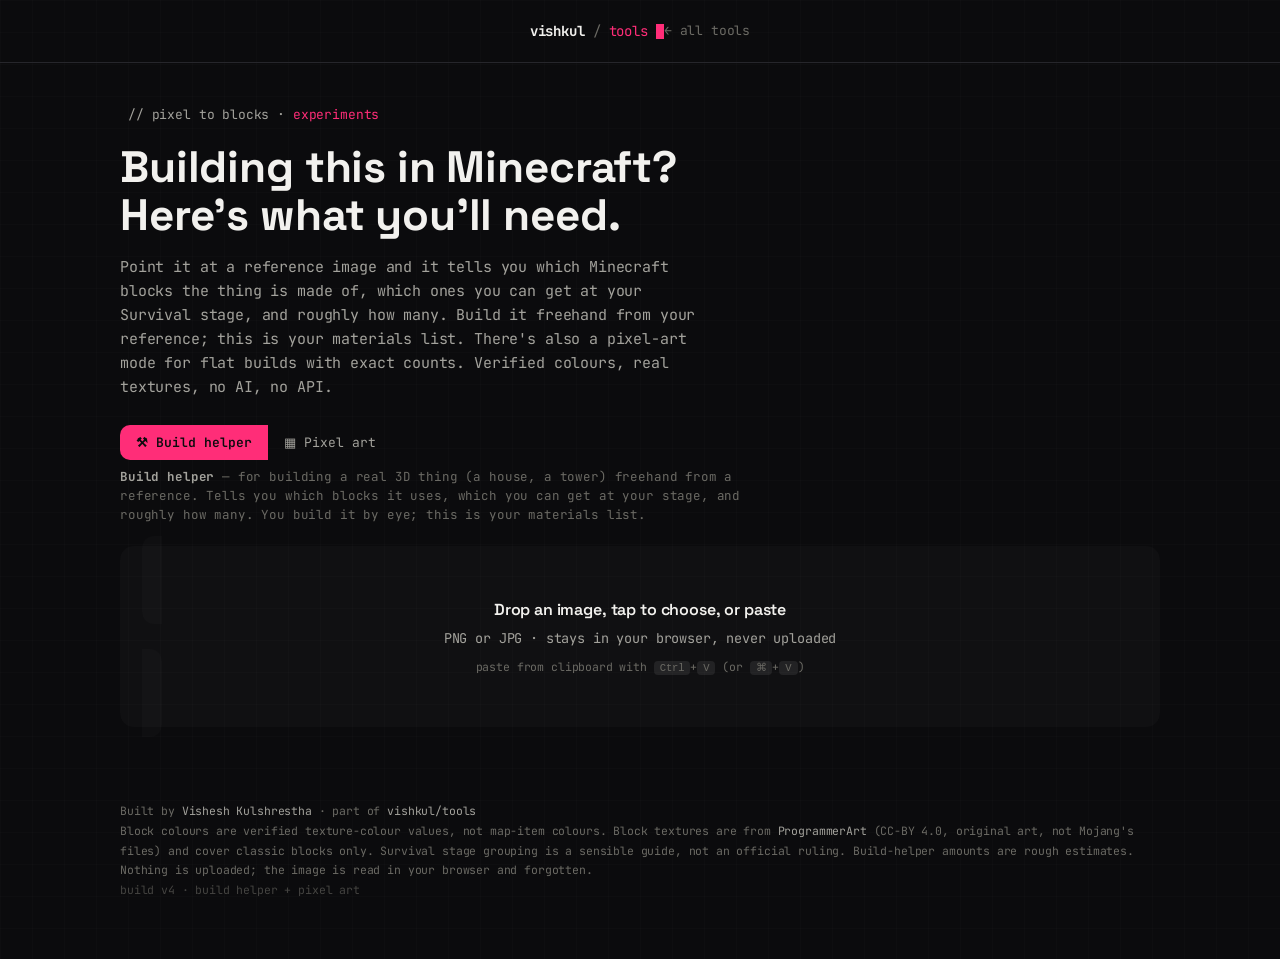
<file: tools/minecraft-blocks.html>
<!DOCTYPE html>
<html lang="en">
<head>
<meta charset="UTF-8">
<meta name="viewport" content="width=device-width, initial-scale=1">
<title>pixel-to-blocks/ · vishkul tools</title>
<meta name="description" content="A Minecraft build helper. Point it at a reference image: which blocks it uses, which you can get at your stage, and roughly how many. Plus a pixel-art mode with exact counts. No AI, no API.">
<link rel="preconnect" href="https://fonts.googleapis.com">
<link rel="preconnect" href="https://fonts.gstatic.com" crossorigin>
<link href="https://fonts.googleapis.com/css2?family=Space+Grotesk:wght@400;500;600;700&family=JetBrains+Mono:wght@400;500;600;700&family=Inter:wght@400;450;500;600&display=swap" rel="stylesheet">
<link rel="stylesheet" href="/tools/assets/tools.css?v=1782603774">
<link rel="icon" href="/favicon.svg" type="image/svg+xml">
<style>
  .mc-wrap{max-width:1080px;margin:0 auto;padding:0 20px}
  .lead{font-size:15px;color:var(--dim);line-height:1.6;max-width:600px;margin:0 0 26px}
  .mode-toggle{display:flex;gap:0;border:1px solid var(--line);border-radius:10px;overflow:hidden;width:fit-content;margin:0 0 8px}
  .mode-toggle button{font-family:'JetBrains Mono';font-size:13px;padding:9px 16px;background:transparent;color:var(--dim);border:none;cursor:pointer;transition:all .15s;display:flex;align-items:center;gap:7px}
  .mode-toggle button.on{background:var(--accent);color:#0b0b0d;font-weight:600}
  .mode-sub{font-size:12.5px;color:var(--dimmer);margin:0 0 22px;line-height:1.5;max-width:680px}
  .mode-sub b{color:var(--dim)}
  .panel{border:1px solid var(--line);border-radius:14px;padding:22px;background:rgba(255,255,255,.02);margin-bottom:20px}
  .drop{border:1.5px dashed var(--line);border-radius:12px;padding:34px 20px;text-align:center;cursor:pointer;transition:all .18s;background:rgba(255,255,255,.015)}
  .drop:hover,.drop.drag{border-color:var(--accent);background:rgba(255,45,120,.04)}
  .drop p{margin:5px 0;color:var(--dim);font-size:13.5px}
  .drop .big{font-family:'Space Grotesk';font-size:16px;color:var(--text);font-weight:600}
  .drop .paste-hint{font-size:11.5px;color:var(--dimmer);margin-top:8px;font-family:'JetBrains Mono'}
  .drop .paste-hint kbd{background:rgba(255,255,255,.08);border:1px solid var(--line);border-radius:4px;padding:1px 6px;font-size:10.5px}
  .drop input{display:none}
  .controls{display:grid;gap:18px;margin-top:6px}
  @media(min-width:640px){.controls{grid-template-columns:1fr 1fr}}
  .ctrl{min-width:0}
  .ctrl label{display:block;font-family:'JetBrains Mono';font-size:12px;color:var(--dim);margin-bottom:8px;letter-spacing:.02em}
  .ctrl .val{color:var(--accent);font-weight:600}
  input[type=range]{width:100%;accent-color:var(--accent);cursor:pointer}
  select{width:100%;font-family:'JetBrains Mono';font-size:13px;padding:9px 11px;background:var(--bg);color:var(--text);border:1px solid var(--line);border-radius:8px;cursor:pointer}
  .seg{display:flex;flex-wrap:wrap;gap:7px}
  .seg button{font-family:'JetBrains Mono';font-size:12px;padding:7px 12px;background:var(--bg);color:var(--dim);border:1px solid var(--line);border-radius:7px;cursor:pointer;transition:all .14s}
  .seg button.on{background:var(--accent);color:#0b0b0d;font-weight:600;border-color:var(--accent)}
  .subnote{font-size:11px;color:var(--dimmer);margin-top:7px;line-height:1.45;font-family:'JetBrains Mono'}
  .palette-pick{display:flex;flex-wrap:wrap;gap:7px}
  .palette-pick button{font-family:'JetBrains Mono';font-size:11.5px;padding:6px 10px;background:var(--bg);color:var(--dim);border:1px solid var(--line);border-radius:6px;cursor:pointer;transition:all .14s}
  .palette-pick button.on{background:rgba(255,45,120,.12);color:var(--accent);border-color:var(--accent)}
  .size-row{display:flex;gap:10px}
  .size-row .sz{flex:1}
  .size-row input[type=number]{width:100%;font-family:'JetBrains Mono';font-size:14px;padding:9px 10px;background:var(--bg);color:var(--text);border:1px solid var(--line);border-radius:8px;text-align:center}
  .size-row .szlab{font-family:'JetBrains Mono';font-size:11px;color:var(--dimmer);text-align:center;margin-top:5px}
  .chk{display:flex;align-items:center;gap:8px;font-family:'JetBrains Mono';font-size:12px;color:var(--dim);cursor:pointer;margin-top:4px}
  .chk input{accent-color:var(--accent);width:15px;height:15px;cursor:pointer}
  .go{font-family:'JetBrains Mono';font-size:14px;font-weight:600;padding:13px 26px;background:var(--accent);color:#0b0b0d;border:none;border-radius:9px;cursor:pointer;margin-top:22px;transition:opacity .15s}
  .go:hover{opacity:.88}
  .out{display:none;margin-top:8px}
  .out.show{display:block}
  .result-grid{display:grid;gap:22px}
  @media(min-width:820px){.result-grid{grid-template-columns:1.4fr 1fr}}
  .result-grid.solo{grid-template-columns:1fr;max-width:560px}
  .canvas-card,.list-card{border:1px solid var(--line);border-radius:12px;padding:16px;background:rgba(0,0,0,.25)}
  .canvas-card h3,.list-card h3{font-family:'Space Grotesk';font-size:15px;margin:0 0 4px;color:var(--text)}
  .canvas-card .cap,.list-card .cap{font-size:11.5px;color:var(--dimmer);margin:0 0 12px;line-height:1.45}
  .map-bar{display:flex;align-items:center;justify-content:space-between;margin-bottom:10px;gap:10px;flex-wrap:wrap}
  .zoomctl{display:flex;gap:5px}
  .zoomctl button{font-family:'JetBrains Mono';font-size:13px;width:30px;height:30px;background:var(--bg);color:var(--dim);border:1px solid var(--line);border-radius:6px;cursor:pointer;transition:all .14s}
  .zoomctl button:hover{border-color:var(--accent);color:var(--accent)}
  #mapWrap{overflow:auto;max-height:560px;border-radius:8px;background:#0d0d10;position:relative}
  #mapCanvas{width:100%;height:auto;image-rendering:pixelated;display:block}
  #inspectTip{display:none;position:sticky;bottom:0;left:0;font-family:'JetBrains Mono';font-size:12px;color:var(--text);background:rgba(10,10,14,.94);border-top:1px solid var(--line);padding:8px 12px}
  #inspectTip b{color:var(--accent)}
  .list-card{max-height:660px;overflow-y:auto}
  .render-toggle{display:flex;gap:0;border:1px solid var(--line);border-radius:8px;overflow:hidden;width:fit-content;margin-bottom:12px}
  .render-toggle button{font-family:'JetBrains Mono';font-size:11.5px;padding:7px 13px;background:transparent;color:var(--dim);border:none;cursor:pointer;transition:all .15s}
  .render-toggle button.on{background:var(--accent);color:#0b0b0d;font-weight:600}
  .render-note{font-size:11px;color:var(--dimmer);line-height:1.5;margin:-2px 0 14px}
  .blockrow{display:flex;align-items:center;gap:9px;padding:9px 6px;border-bottom:1px solid rgba(255,255,255,.05);cursor:pointer;transition:background .12s}
  .blockrow:hover{background:rgba(255,255,255,.03)}
  .blockrow.locked{opacity:.5}
  .swatch{width:24px;height:24px;border-radius:5px;flex-shrink:0;border:1px solid rgba(255,255,255,.14)}
  .btex{width:24px;height:24px;border-radius:5px;flex-shrink:0;image-rendering:pixelated;border:1px solid rgba(255,255,255,.14)}
  .bnotex{display:flex;align-items:center;justify-content:center;color:var(--dimmer);font-family:'JetBrains Mono';font-size:13px;background:rgba(255,255,255,.03)}
  .bname{font-family:'JetBrains Mono';font-size:12.5px;color:var(--text);flex:1;line-height:1.3;display:flex;flex-direction:column;gap:2px}
  .bcov{font-size:10px;color:var(--dimmer)}
  .bright{display:flex;align-items:center;gap:8px;white-space:nowrap}
  .bcount{font-family:'JetBrains Mono';font-size:12.5px;color:var(--accent);font-weight:600}
  .bpct{font-family:'JetBrains Mono';font-size:10.5px;color:var(--dimmer);margin-left:4px}
  .tag-get{font-family:'JetBrains Mono';font-size:9.5px;font-weight:600;color:#3ddc84;background:rgba(61,220,132,.1);border:1px solid rgba(61,220,132,.3);border-radius:4px;padding:2px 6px;letter-spacing:.03em}
  .tag-lock{font-family:'JetBrains Mono';font-size:9.5px;font-weight:600;color:#ff7a90;background:rgba(255,45,120,.08);border:1px solid rgba(255,45,120,.3);border-radius:4px;padding:2px 6px;letter-spacing:.03em}
  .tag-get.sm,.tag-lock.sm{font-size:8.5px;padding:1px 4px}
  .alts{display:none;padding:4px 6px 12px 42px;background:rgba(255,255,255,.015)}
  .alts.show{display:block}
  .alts .altrow{display:flex;align-items:center;gap:9px;padding:5px 0;font-family:'JetBrains Mono';font-size:11px;color:var(--dim)}
  .alts .sw2{width:18px;height:18px;border-radius:4px;border:1px solid rgba(255,255,255,.12)}
  .alts .hint{font-size:10.5px;color:var(--dimmer);margin-bottom:5px}
  .totals{display:flex;gap:16px;flex-wrap:wrap;font-family:'JetBrains Mono';font-size:12px;color:var(--dim);margin:0 0 6px;padding:12px;border:1px solid var(--line);border-radius:9px}
  .totals b{color:var(--accent)}
  .copybtn{font-family:'JetBrains Mono';font-size:12px;padding:8px 14px;background:var(--bg);color:var(--text);border:1px solid var(--line);border-radius:7px;cursor:pointer;margin-top:12px;transition:all .14s}
  .copybtn:hover{border-color:var(--accent);color:var(--accent)}
  .note{font-size:12px;color:var(--dimmer);line-height:1.55;margin-top:18px;padding:14px 16px;border-left:2px solid var(--accent);background:rgba(255,45,120,.03);border-radius:0 8px 8px 0}
  .note b{color:var(--dim)}
  .hidden{display:none!important}
</style>
</head>
<body>
<nav class="topbar">
  <div class="mc-wrap" style="display:flex;align-items:center;justify-content:space-between">
    <a class="brand" href="/"><b>vishkul</b> <span class="dimmer">/</span> <span class="accent">tools</span><span class="blink"></span></a>
    <a class="back" href="/tools/">&larr; all tools</a>
  </div>
</nav>
<main class="mc-wrap" style="padding-top:42px;padding-bottom:60px">
  <div class="term-path" style="font-family:'JetBrains Mono';font-size:13px;color:var(--dim);margin-bottom:18px">// pixel to blocks &middot; <span class="accent">experiments</span></div>
  <h1 style="font-family:'Space Grotesk';font-size:clamp(30px,5vw,44px);line-height:1.08;margin:0 0 16px;color:var(--text)">Building this in Minecraft?<br>Here's what you'll need.</h1>
  <p class="lead">Point it at a reference image and it tells you which Minecraft blocks the thing is made of, which ones you can get at your Survival stage, and roughly how many. Build it freehand from your reference; this is your materials list. There's also a pixel-art mode for flat builds with exact counts. Verified colours, real textures, no AI, no API.</p>
  <div class="mode-toggle" id="modeToggle">
    <button data-mode="helper" class="on">&#9874; Build helper</button>
    <button data-mode="pixel">&#9638; Pixel art</button>
  </div>
  <p class="mode-sub" id="modeSub"><b>Build helper</b> &mdash; for building a real 3D thing (a house, a tower) freehand from a reference. Tells you which blocks it uses, which you can get at your stage, and roughly how many. You build it by eye; this is your materials list.</p>
  <div class="panel">
    <label class="drop" id="drop">
      <input type="file" id="file" accept="image/*">
      <p class="big">Drop an image, tap to choose, or paste</p>
      <p>PNG or JPG &middot; stays in your browser, never uploaded</p>
      <p class="paste-hint">paste from clipboard with <kbd>Ctrl</kbd>+<kbd>V</kbd> (or <kbd>&#8984;</kbd>+<kbd>V</kbd>)</p>
    </label>
    <div id="afterUpload" class="hidden">
      <div class="controls">
        <!-- SIZE inputs: build helper only -->
        <div class="ctrl" id="sizeBox">
          <label>roughly how big? <span style="color:var(--dimmer)">(in blocks)</span></label>
          <div class="size-row">
            <div class="sz"><input type="number" id="bWide" value="12" min="1" max="256"><div class="szlab">wide</div></div>
            <div class="sz"><input type="number" id="bTall" value="20" min="1" max="256"><div class="szlab">tall</div></div>
            <div class="sz"><input type="number" id="bDepth" value="10" min="1" max="256"><div class="szlab">deep</div></div>
          </div>
          <div class="subnote">used for a rough block estimate. eyeball it from your reference; depth is front-to-back.</div>
        </div>
        <!-- WIDTH slider: pixel art only -->
        <div class="ctrl hidden" id="widthBox">
          <label>build width: <span class="val" id="wLabel">64</span> blocks</label>
          <input type="range" id="widthRange" min="16" max="192" value="64" step="1">
          <div class="subnote" id="estDims"></div>
        </div>

        <div class="ctrl">
          <label>Minecraft version: <span class="val" id="verLabel">1.21 (latest)</span></label>
          <input type="range" id="verRange" min="0" max="7" value="7" step="1">
          <div class="subnote">limits the palette to blocks that existed in that version. concrete &amp; glazed arrive in 1.12; nether blocks 1.16; deepslate 1.17.</div>
        </div>
      </div>

      <div class="controls" style="margin-top:18px">
        <div class="ctrl">
          <label>mode</label>
          <div class="seg" id="gameSeg">
            <button data-game="survival" class="on">Survival</button>
            <button data-game="creative">Creative &middot; all blocks</button>
          </div>
          <div id="stageWrap" style="margin-top:12px">
            <label>how far into the game?</label>
            <select id="stageSel">
              <option value="1">Stage 1 &middot; just spawned (wood + stone)</option>
              <option value="2">Stage 2 &middot; settled in (iron, sheep, basic farms)</option>
              <option value="3" selected>Stage 3 &middot; established (diamond, dyes, redstone)</option>
              <option value="4">Stage 4 &middot; been to the Nether</option>
              <option value="5">Stage 5 &middot; end-game (the End, everything)</option>
            </select>
          </div>
          <div id="onlyGetWrap" style="margin-top:12px">
            <label class="chk"><input type="checkbox" id="onlyGet"> only show blocks I can get now</label>
          </div>
        </div>

        <div class="ctrl">
          <label>material</label>
          <div class="seg" id="prefSeg">
            <button data-pref="none" class="on">Mix freely &middot; best colour</button>
            <button data-pref="wool">All wool</button>
            <button data-pref="concrete">All concrete</button>
            <button data-pref="terracotta">All terracotta</button>
          </div>
          <div class="subnote">build in one material, or mix for the closest colour match.</div>
        </div>
      </div>

      <div class="ctrl" style="margin-top:18px">
        <label>block families to allow</label>
        <div class="palette-pick" id="palettePick"></div>
      </div>

      <button class="go" id="goBtn">Work out the blocks &rarr;</button>
    </div>
  </div>

  <section class="out" id="out">
    <div class="result-grid">
      <div class="canvas-card hidden" id="mapCard">
        <div class="map-bar">
          <div><h3 id="canvasTitle" style="margin:0">Block map</h3></div>
          <div class="zoomctl">
            <button id="zoomOut" title="zoom out">&minus;</button>
            <button id="zoomReset" title="reset zoom">&#9633;</button>
            <button id="zoomIn" title="zoom in">+</button>
          </div>
        </div>
        <p class="cap" id="canvasCap">Each cell is one block, face-on. Hover to see which block a cell is. Zoom to build square by square.</p>
        <div id="mapWrap"><canvas id="mapCanvas"></canvas><div id="inspectTip"></div></div>
      </div>
      <div class="list-card">
        <h3>Blocks you'll need</h3>
        <p class="cap">Verified colour and the real block texture side by side. In Survival, each is tagged by whether you can get it at your stage. Tap a row for close swaps.</p>
        <div class="render-toggle" id="renderToggle">
          <button data-render="color" class="on">&#9703; Colour</button>
          <button data-render="texture">&#9638; Textures</button>
        </div>
        <p class="render-note" id="renderNote">Showing each block's verified in-game colour. Consistent across every block, and true to how the block actually looks in Minecraft.</p>
        <div class="totals" id="totals"></div>
        <div id="blockList"></div>
        <button class="copybtn" id="copyBtn">Copy list as text</button>
      </div>
    </div>
    <div class="note" id="honestNote"></div>
  </section>

  <footer style="margin-top:50px;padding-top:24px;border-top:1px solid var(--line);font-family:'JetBrains Mono';font-size:11.5px;color:var(--dimmer);line-height:1.7">
    Built by <a href="https://www.vishkul.com" style="color:var(--dim)">Vishesh Kulshrestha</a> &middot; part of <a href="/tools/" style="color:var(--dim)">vishkul/tools</a><br>
    Block colours are verified texture-colour values, not map-item colours. Block textures are from <a href="https://github.com/deathcap/ProgrammerArt" style="color:var(--dim)">ProgrammerArt</a> (CC-BY 4.0, original art, not Mojang's files) and cover classic blocks only. Survival stage grouping is a sensible guide, not an official ruling. Build-helper amounts are rough estimates. Nothing is uploaded; the image is read in your browser and forgotten.<br><span style="color:var(--dimmer);opacity:.6">build v4 &middot; build helper + pixel art</span>
  </footer>
</main>
<script src="/tools/assets/mc-textures.js?v=1782603774"></script>
<script src="/tools/assets/mc-blocks.js?v=1782603774"></script>
</body>
</html>
</file>
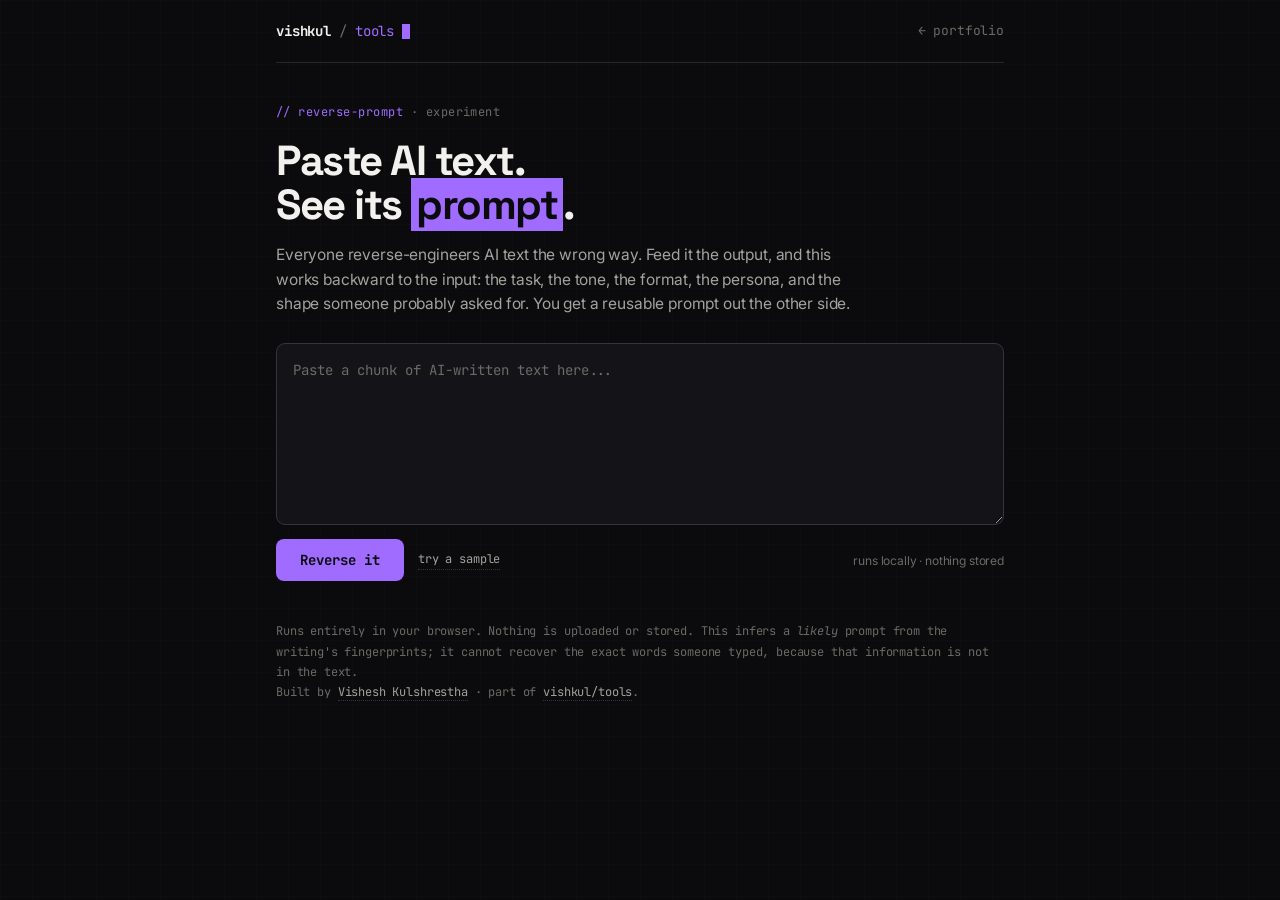
<file: tools/reverse-prompt.html>
<!doctype html>
<html lang="en">
<head>
<meta charset="utf-8">
<meta name="viewport" content="width=device-width, initial-scale=1">
<title>Reverse-Prompt · see the prompt behind any AI text · vishkul/tools</title>
<meta name="description" content="Paste AI-written text and it reverse-engineers the prompt that likely produced it: the task, tone, format, length, persona, and constraints. Runs in your browser. It infers a likely prompt, not the real one.">
<meta property="og:title" content="Reverse-Prompt · vishkul/tools">
<meta property="og:description" content="Feed it the output, it shows you the input. The prompt behind any AI text, reverse-engineered.">
<link rel="icon" href="/favicon.svg" type="image/svg+xml">
<link rel="preconnect" href="https://fonts.googleapis.com">
<link rel="preconnect" href="https://fonts.gstatic.com" crossorigin>
<link href="https://fonts.googleapis.com/css2?family=Space+Grotesk:wght@400;500;600;700&family=JetBrains+Mono:wght@400;500;600;700&family=Inter:wght@400;450;500;600&display=swap" rel="stylesheet">
<link rel="stylesheet" href="/tools/assets/tools.css">
<style>
  :root { --accent: #a06bff; --accent-line: rgba(160,107,255,0.42); --accent-dim: rgba(160,107,255,0.13); }
  .lede { margin-top: 40px; }
  .kicker { font-size: 12px; color: var(--accent); letter-spacing: 0.04em; }
  .kicker .lab { color: var(--dimmer); }
  h1.title { font-family: var(--display); font-size: clamp(28px, 5.4vw, 42px); font-weight: 700; line-height: 1.05; margin-top: 16px; letter-spacing: -0.035em; }
  .sub { font-family: var(--body); margin-top: 16px; color: var(--dim); font-size: 15.5px; max-width: 60ch; line-height: 1.6; }

  .scanbox { margin-top: 26px; }
  .bodybox { border: 1px solid var(--border-2); border-radius: 9px; background: var(--surface); overflow: hidden; transition: border-color .18s; }
  .bodybox:focus-within { border-color: var(--accent); }
  textarea#src { width: 100%; background: transparent; border: none; color: var(--text); font-family: var(--mono); font-size: 14px; line-height: 1.6; padding: 15px 16px; outline: none; resize: vertical; min-height: 180px; display: block; }
  textarea#src::placeholder { color: var(--dimmer); }
  .runrow { margin-top: 14px; display: flex; align-items: center; gap: 14px; flex-wrap: wrap; }
  .runrow button { background: var(--accent); color: #0b0b0d; border: none; font-family: var(--mono); font-weight: 700; font-size: 14px; padding: 12px 24px; border-radius: 8px; cursor: pointer; transition: filter .18s; }
  .runrow button:hover { filter: brightness(1.08); }
  .runrow button:disabled { filter: grayscale(0.4) brightness(0.7); cursor: default; }
  .runrow .chip { font-family: var(--mono); font-size: 12px; color: var(--dim); cursor: pointer; border-bottom: 1px dotted var(--border-2); }
  .runrow .chip:hover { color: var(--accent); }
  .runrow .note { font-family: var(--body); font-size: 12px; color: var(--dimmer); margin-left: auto; }

  #console { margin-top: 26px; display: none; }
  .diag { font-size: 13.5px; line-height: 1.9; }
  .diag .line { opacity: 0; animation: fade .25s forwards; }
  .diag .line .ar { color: var(--accent); }
  .diag .line .ok { color: var(--green); }
  @keyframes fade { to { opacity: 1; } }
  .cursor { display: inline-block; width: 8px; height: 15px; background: var(--accent); vertical-align: text-bottom; animation: blink 1s steps(2) infinite; }

  #report { margin-top: 28px; display: none; }
  .report-anim { animation: rise .4s cubic-bezier(.2,.8,.2,1) both; }
  @keyframes rise { from { opacity: 0; transform: translateY(10px); } to { opacity: 1; transform: none; } }

  .promptbox { border: 1px solid var(--accent-line); border-radius: 12px; background: linear-gradient(180deg,var(--accent-dim),transparent); overflow: hidden; }
  .promptbox .bar { display: flex; align-items: center; justify-content: space-between; padding: 11px 16px; border-bottom: 1px solid var(--border); }
  .promptbox .bar span { font-family: var(--mono); font-size: 11px; color: var(--accent); letter-spacing: 0.06em; text-transform: uppercase; }
  .copybtn { font-family: var(--mono); font-size: 12px; font-weight: 600; color: var(--accent); background: transparent; border: 1px solid var(--accent-line); border-radius: 6px; padding: 5px 12px; cursor: pointer; transition: all .15s; }
  .copybtn:hover { background: var(--accent-dim); }
  .copybtn.done { color: var(--green); border-color: var(--green); }
  .promptbox .ptext { font-family: var(--mono); font-size: 13.5px; color: var(--text); line-height: 1.65; padding: 18px; white-space: pre-wrap; word-break: break-word; margin: 0; }

  .row-head { margin-top: 28px; font-family: var(--mono); font-size: 11px; letter-spacing: 0.08em; color: var(--dimmer); text-transform: uppercase; }
  .signals { margin-top: 12px; border: 1px solid var(--border); border-radius: 11px; background: var(--surface); padding: 6px 18px; }
  .sig { display: flex; gap: 16px; padding: 11px 0; border-top: 1px solid var(--border); align-items: baseline; }
  .sig:first-child { border-top: none; }
  .sig .k { font-family: var(--mono); font-size: 11px; color: var(--dimmer); width: 86px; flex: 0 0 auto; text-transform: uppercase; letter-spacing: 0.04em; }
  .sig .v { font-family: var(--body); font-size: 14px; color: var(--text); }
  .chips { margin-top: 12px; display: flex; flex-wrap: wrap; gap: 7px; }
  .chips .c { font-family: var(--mono); font-size: 11.5px; color: var(--accent); border: 1px solid var(--accent-line); border-radius: 5px; padding: 3px 9px; }
  .chips .c.dim { color: var(--dim); border-color: var(--border-2); }

  .caveat { margin-top: 24px; border: 1px solid var(--border); border-left: 2px solid var(--amber); border-radius: 9px; background: var(--surface); padding: 15px 18px; }
  .caveat p { font-family: var(--body); font-size: 13px; color: var(--dim); line-height: 1.6; }
  .caveat b { color: var(--text); font-weight: 600; }

  .errbox { margin-top: 20px; border: 1px solid var(--border); border-left: 2px solid var(--amber); border-radius: 8px; padding: 14px 18px; background: var(--surface); display: none; }
  .errbox .er { color: var(--amber); font-weight: 600; font-size: 14px; font-family: var(--body); }
  .errbox .ed { color: var(--dim); font-size: 13px; margin-top: 5px; font-family: var(--body); }
  .rescan { margin-top: 20px; font-family: var(--mono); font-size: 13px; }
  .rescan a { color: var(--accent); cursor: pointer; border-bottom: 1px dotted var(--accent-line); }
  .footnote { margin: 40px 0 60px; font-size: 12px; color: var(--dimmer); line-height: 1.7; }
  .footnote a { color: var(--dim); border-bottom: 1px dotted var(--border-2); }
  .footnote a:hover { color: var(--accent); }
</style>
</head>
<body>
<div class="wrap">

  <nav class="topbar">
    <a class="brand" href="/"><b>vishkul</b> <span class="dimmer">/</span> <span class="accent">tools</span><span class="blink"></span></a>
    <a class="back" href="/">← portfolio</a>
  </nav>

  <header class="lede">
    <div class="kicker">// reverse-prompt <span class="lab">· experiment</span></div>
    <h1 class="title">Paste AI text.<br>See its <span class="mark">prompt</span>.</h1>
    <p class="sub">Everyone reverse-engineers AI text the wrong way. Feed it the output, and this works backward to the input: the task, the tone, the format, the persona, and the shape someone probably asked for. You get a reusable prompt out the other side.</p>
  </header>

  <section class="scanbox">
    <div class="bodybox">
      <textarea id="src" placeholder="Paste a chunk of AI-written text here..." aria-label="AI-written text"></textarea>
    </div>
    <div class="runrow">
      <button id="run" type="button">Reverse it</button>
      <span class="chip" id="demoLink">try a sample</span>
      <span class="note">runs locally · nothing stored</span>
    </div>
  </section>

  <section id="console">
    <div class="term">
      <div class="term-head">
        <span class="dot"></span><span class="dot"></span><span class="dot"></span>
        <span class="term-path">~/tools/<span class="accent">reverse-prompt</span></span>
      </div>
      <div class="term-body"><div class="diag" id="diag"></div></div>
    </div>
  </section>

  <div class="errbox" id="errbox">
    <div class="er" id="errTitle"></div>
    <div class="ed" id="errDetail"></div>
  </div>

  <section id="report"></section>

  <p class="footnote">
    Runs entirely in your browser. Nothing is uploaded or stored. This infers a <em>likely</em> prompt from the writing's fingerprints; it cannot recover the exact words someone typed, because that information is not in the text.
    <br>Built by <a href="/">Vishesh Kulshrestha</a> · part of <a href="index.html">vishkul/tools</a>.
  </p>

</div>

<script>
function analyze(text){
  text = text.trim();
  const low = text.toLowerCase();
  const words = text.replace(/[^a-zA-Z']/g,' ').split(/\s+/).filter(Boolean);
  const wc = words.length;
  const sentences = text.split(/(?<=[.!?])\s+/).filter(s=>s.trim().length);
  const hasNumbered = /^\s*\d+[.)]\s/m.test(text);
  const hasBullets = /^\s*[-*•]\s/m.test(text);
  const hasHeaders = /^#{1,4}\s/m.test(text) || /^\*\*[^*]+\*\*\s*:?\s*$/m.test(text);
  const hasCode = /```/.test(text) || /\b(function|const|return|import|def|class)\b.*[;{(]/.test(text);
  const greeting = /\b(hi|hello|hey|dear)\b[\s,]/i.test(text.slice(0,40));
  const signoff = /\b(regards|best,|sincerely|cheers|thanks,|warm regards)\b/i.test(text.slice(-130));
  let format;
  if (hasCode) format = "a code snippet";
  else if (greeting && signoff && wc < 400) format = "an email";
  else if (hasNumbered) format = "a numbered list";
  else if (hasBullets) format = "a bulleted list";
  else if (hasHeaders) format = "a structured article with headings";
  else if (/^["']|said|replied|"\s*$/m.test(text) && wc > 60) format = "a piece of creative writing";
  else if (sentences.length <= 3) format = "a short blurb";
  else format = "an essay or explainer";

  const length = wc < 80 ? "short" : wc < 250 ? "medium-length" : wc < 600 ? "long" : "very long";

  const contractions = (low.match(/\b\w+'(s|t|re|ve|ll|d|m)\b/g)||[]).length;
  const exclaim = (text.match(/!/g)||[]).length;
  const youCount = (low.match(/\byou(r|rs|'re|'ve)?\b/g)||[]).length;
  const longWords = words.filter(w=>w.length>=9).length;
  const formalScore = (longWords/Math.max(1,wc)) - (contractions/Math.max(1,wc)) - (youCount/Math.max(1,wc));
  let tone;
  if (exclaim >= 2 && youCount > 2) tone = "upbeat and friendly";
  else if (formalScore > 0.05) tone = "formal and professional";
  else if (contractions/Math.max(1,wc) > 0.02 && youCount > 1) tone = "casual and conversational";
  else tone = "neutral and informative";

  const tellsList = ["delve","leverage","tapestry","testament","navigate","underscore","pivotal","robust","seamless","foster","realm","crucial","harness","elevate","unlock","landscape","ever-evolving","game-changer","in today's","more than just","at the end of the day","when it comes to","embark","bustling","whether you're"];
  const tells = tellsList.filter(t=>low.includes(t));

  const struct = [];
  if (/in conclusion|to conclude|in summary|ultimately,|by embracing|by following/i.test(text)) struct.push("a wrap-up conclusion");
  if (hasHeaders) struct.push("section headings");
  if (hasNumbered||hasBullets) struct.push("a list of points");
  if (/here are \d+|here are some|\d+ (key |)(ways|tips|steps|strategies|reasons)/i.test(text)) struct.push("a listicle framing");
  if (/first,|second,|finally,|next,/i.test(low)) struct.push("step-by-step ordering");

  let audience = null;
  if (/in simple terms|imagine|think of it like|basically|simply put|for beginners/i.test(low)) audience = "a general or beginner audience";
  else if (longWords/Math.max(1,wc) > 0.14) audience = "an informed or technical audience";

  let persona = null;
  if (/marketing|brand|audience|conversion|campaign|customers|engagement/i.test(low)) persona = "a marketer or brand strategist";
  else if (/\b(code|function|api|database|deploy|server|algorithm)\b/i.test(low)) persona = "a software engineer";
  else if (hasHeaders && /benefit|guide|how to|tips|steps/i.test(low)) persona = "a content writer";
  else if (/study|research|evidence|theory|analysis|data suggests/i.test(low)) persona = "a subject-matter expert";

  const stop = new Set("the a an and or but of to in on at for with by from as is are was were be been being this that these those it its they them their you your yours we our ours he she his her him i me my mine will would can could should shall may might must have has had do does did not no nor so if then else than about into over under more most less least other some any such only own same too very just also even still much many few both each all every into onto out up down off near here there what which who whom whose when where why how".split(/\s+/));
  const freq = {};
  const fillers = new Set("well today todays really thing things make makes making getting good great best more most very much take takes using used like also even still able sure want need help kind sort lot lots part comes become becomes everything something someone".split(/\s+/));
  words.forEach(w=>{let l=w.toLowerCase().replace(/'s$/,'').replace(/[^a-z]/g,''); if(l.length>=4 && !stop.has(l) && !fillers.has(l)) freq[l]=(freq[l]||0)+1;});
  const topic = Object.entries(freq).sort((a,b)=>b[1]-a[1]).slice(0,3).map(e=>e[0]);

  const lenWord = length === "short" ? "a short" : length === "medium-length" ? "a medium-length" : length === "long" ? "a long" : "a very long";
  const toneWord = tone === "neutral and informative" ? "a neutral, informative" : "a " + tone;
  let p = `Write ${lenWord} ${format.replace(/^an? /,'')} about ${topic.length ? topic.join(", ") : "[your topic]"}`;
  if (audience) p += `, aimed at ${audience}`;
  p += `, in ${toneWord} tone.`;
  if (persona) p = `Act as ${persona}.\n\n` + p;
  if (struct.length) p += ` Use ${struct.join(", ")}.`;
  p += `\n\nMatch this style closely.`;

  return { format, length, tone, audience, persona, topic, struct, tells, prompt: p, wc };
}

const $ = (s)=>document.querySelector(s);
const srcEl=$("#src"), runBtn=$("#run");
const consoleEl=$("#console"), diagEl=$("#diag"), reportEl=$("#report"), errBox=$("#errbox");
const reduceMotion = window.matchMedia("(prefers-reduced-motion: reduce)").matches;
function esc(s){ return String(s).replace(/[&<>"]/g,c=>({'&':'&amp;','<':'&lt;','>':'&gt;','"':'&quot;'}[c])); }

const STEPS=[
  ()=>`<span class="ar">→</span> reading the text`,
  ()=>`<span class="ar">→</span> detecting the format`,
  ()=>`<span class="ar">→</span> reading the tone and audience`,
  ()=>`<span class="ar">→</span> inferring the persona`,
  ()=>`<span class="ar">→</span> reconstructing the prompt`,
];

let busy=false;
function run(){
  const text = srcEl.value.trim();
  if (busy) return;
  errBox.style.display="none";
  if (text.replace(/\s+/g,' ').split(' ').filter(Boolean).length < 20){
    reportEl.style.display="none";
    $("#errTitle").textContent="Paste a bit more";
    $("#errDetail").textContent="Drop in at least a short paragraph of AI-written text and I'll work out the prompt behind it.";
    errBox.style.display="block";
    return;
  }
  busy=true; runBtn.disabled=true;
  reportEl.style.display="none"; reportEl.innerHTML="";
  consoleEl.style.display="block"; diagEl.innerHTML="";
  reveal(analyze(text));
}
async function reveal(r){
  const delay = reduceMotion ? 0 : 150;
  for(let i=0;i<STEPS.length;i++){
    const line=document.createElement("div"); line.className="line"; line.innerHTML=STEPS[i]();
    diagEl.appendChild(line);
    if(delay) await new Promise(x=>setTimeout(x,delay));
  }
  const cur=document.createElement("span"); cur.className="cursor"; diagEl.appendChild(cur);
  if(delay) await new Promise(x=>setTimeout(x,180));
  cur.remove();
  const d=document.createElement("div"); d.className="line"; d.innerHTML=`<span class="ok">✓ prompt reconstructed</span>`;
  diagEl.appendChild(d);
  render(r); busy=false; runBtn.disabled=false;
}

function render(r){
  const sig = (k,v)=>`<div class="sig"><span class="k">${k}</span><span class="v">${esc(v)}</span></div>`;
  const tellChips = r.tells.length
    ? `<div class="row-head">AI tells spotted</div><div class="chips">${r.tells.slice(0,12).map(t=>`<span class="c">${esc(t)}</span>`).join("")}</div>`
    : "";
  const topicChips = r.topic.length ? `<div class="chips" style="margin-top:6px">${r.topic.map(t=>`<span class="c dim">${esc(t)}</span>`).join("")}</div>` : "";
  reportEl.innerHTML = `
  <div class="report-anim">
    <div class="row-head">the likely prompt</div>
    <div class="promptbox" style="margin-top:12px">
      <div class="bar"><span>reconstructed-prompt.txt</span><button class="copybtn" id="copyBtn" type="button">Copy prompt</button></div>
      <pre class="ptext" id="ptext">${esc(r.prompt)}</pre>
    </div>

    <div class="row-head">what it read</div>
    <div class="signals">
      ${sig("Format", r.format)}
      ${sig("Length", r.length + " (~" + r.wc + " words)")}
      ${sig("Tone", r.tone)}
      ${r.audience ? sig("Audience", r.audience) : ""}
      ${r.persona ? sig("Persona", r.persona) : ""}
      ${r.struct.length ? sig("Structure", r.struct.join(", ")) : ""}
    </div>
    <div class="row-head">topic it locked onto</div>
    ${topicChips || '<div class="chips" style="margin-top:6px"><span class="c dim">no strong topic detected</span></div>'}

    ${tellChips}

    <div class="caveat">
      <p><b>This is a reconstruction, not a recording.</b> The exact prompt someone typed is not stored in the output, so no tool can recover it. What you get is a prompt that would plausibly produce text like this, which is often close enough to reuse or learn from.</p>
    </div>

    <div class="rescan"><a id="again">↑ reverse another</a></div>
  </div>`;
  reportEl.style.display="block";
  $("#copyBtn").addEventListener("click", async (e)=>{
    try{ await navigator.clipboard.writeText(r.prompt); }
    catch{ const t=document.createElement("textarea"); t.value=r.prompt; document.body.appendChild(t); t.select(); try{document.execCommand("copy");}catch(_){} t.remove(); }
    const b=e.target; b.textContent="Copied ✓"; b.classList.add("done"); setTimeout(()=>{b.textContent="Copy prompt"; b.classList.remove("done");},1800);
  });
  $("#again").addEventListener("click", ()=>{ window.scrollTo({top:0,behavior:reduceMotion?"auto":"smooth"}); setTimeout(()=>srcEl.focus(),300); });
  reportEl.scrollIntoView({behavior:reduceMotion?"auto":"smooth", block:"nearest"});
}

const SAMPLE = `In today's fast-paced digital landscape, building a strong personal brand has become more crucial than ever. Whether you're an aspiring entrepreneur or a seasoned professional, a well-crafted online presence can unlock countless opportunities.

Here are three key strategies to elevate your brand:

First, define your unique value proposition. Second, leverage social media to foster genuine connections with your audience. Finally, remain consistent and authentic in everything you do.

By embracing these principles, you'll be well on your way to standing out in a crowded marketplace.`;

runBtn.addEventListener("click", run);
$("#demoLink").addEventListener("click", ()=>{ srcEl.value = SAMPLE; run(); });
const params = new URLSearchParams(location.search);
if (params.get("demo")) { srcEl.value = SAMPLE; run(); }
</script>
</body>
</html>
</file>
<file: tools/assets/tools.css>
:root {
  /* matched to vishkul.com portfolio tokens */
  --bg:        #0b0b0d;
  --surface:   #141418;
  --surface-2: #17171c;
  --bg-soft:   #111114;
  --border:    #26262b;
  --border-2:  #34343b;
  --text:      #f2f1ee;
  --dim:       #a3a29c;
  --dimmer:    #6b6a64;
  --accent:    #ff2d78;
  --accent-soft:#ff5e96;
  --accent-dim:rgba(255,45,120,0.10);
  --accent-line:rgba(255,45,120,0.30);
  --green:     #3ddc84;
  --amber:     #febc2e;
  --red:       #ff4d4d;
  --mono:    "JetBrains Mono", ui-monospace, "SF Mono", Menlo, Consolas, monospace;
  --display: "Space Grotesk", system-ui, sans-serif;
  --body:    "Inter", system-ui, sans-serif;
}

* { box-sizing: border-box; margin: 0; padding: 0; }
html { -webkit-text-size-adjust: 100%; scroll-behavior: smooth; }

/* terminal default stays mono; prose elements opt into Inter, headings into Space Grotesk */
body {
  background: var(--bg);
  color: var(--text);
  font-family: var(--mono);
  font-size: 15px;
  line-height: 1.6;
  letter-spacing: -0.01em;
  -webkit-font-smoothing: antialiased;
  min-height: 100vh;
  overflow-x: hidden;
  background-image:
    linear-gradient(rgba(255,255,255,0.012) 1px, transparent 1px),
    linear-gradient(90deg, rgba(255,255,255,0.012) 1px, transparent 1px);
  background-size: 32px 32px;
}

a { color: inherit; text-decoration: none; }
::selection { background: var(--accent); color: #0b0b0d; }

.wrap { max-width: 780px; margin: 0 auto; padding: 0 26px; }

/* pink highlight, like the portfolio h1 .mark */
.mark { background: var(--accent); color: #0b0b0d; padding: 0 .12em;
  -webkit-box-decoration-break: clone; box-decoration-break: clone; }

/* ---- top nav ---- */
.topbar {
  display: flex; align-items: center; justify-content: space-between;
  padding: 20px 0; border-bottom: 1px solid var(--border);
}
.brand { font-size: 14px; color: var(--dim); display: flex; align-items: center; gap: 8px; text-decoration: none; }
.brand b { color: var(--text); font-weight: 700; }
.brand .accent { color: var(--accent); }
.brand .blink { width: 8px; height: 15px; background: var(--accent); display: inline-block;
  animation: blink 1.1s steps(1) infinite; }
@keyframes blink { 50% { opacity: 0; } }
.topbar .back { font-size: 13px; color: var(--dimmer); transition: color .18s; }
.topbar .back:hover { color: var(--accent); }

a:focus-visible, button:focus-visible, input:focus-visible {
  outline: 2px solid var(--accent); outline-offset: 2px; border-radius: 2px;
}

/* ---- terminal window chrome ---- */
.term { background: var(--surface); border: 1px solid var(--border); border-radius: 10px; overflow: hidden; }
.term-head {
  display: flex; align-items: center; gap: 8px; padding: 11px 14px;
  background: var(--bg-soft); border-bottom: 1px solid var(--border);
  font-size: 12px; color: var(--dimmer);
}
.dot { width: 11px; height: 11px; border-radius: 50%; background: var(--border-2); }
.term-path { margin-left: 8px; color: var(--dim); }
.term-path .accent { color: var(--accent); }
.term-body { padding: 22px; }

.prompt { color: var(--green); }
.muted { color: var(--dim); }
.dimmer { color: var(--dimmer); }

.mt8{margin-top:8px}.mt12{margin-top:12px}.mt16{margin-top:16px}.mt20{margin-top:20px}
.mt28{margin-top:28px}.mt40{margin-top:40px}.mt56{margin-top:56px}
.small{font-size:13px}.tiny{font-size:12px}

@media (max-width: 560px) {
  body { font-size: 14px; }
  .wrap { padding: 0 18px; }
  .term-body { padding: 16px; }
}
@media (prefers-reduced-motion: reduce) {
  * { animation-duration: 0.001ms !important; transition-duration: 0.001ms !important; }
}
</file>
